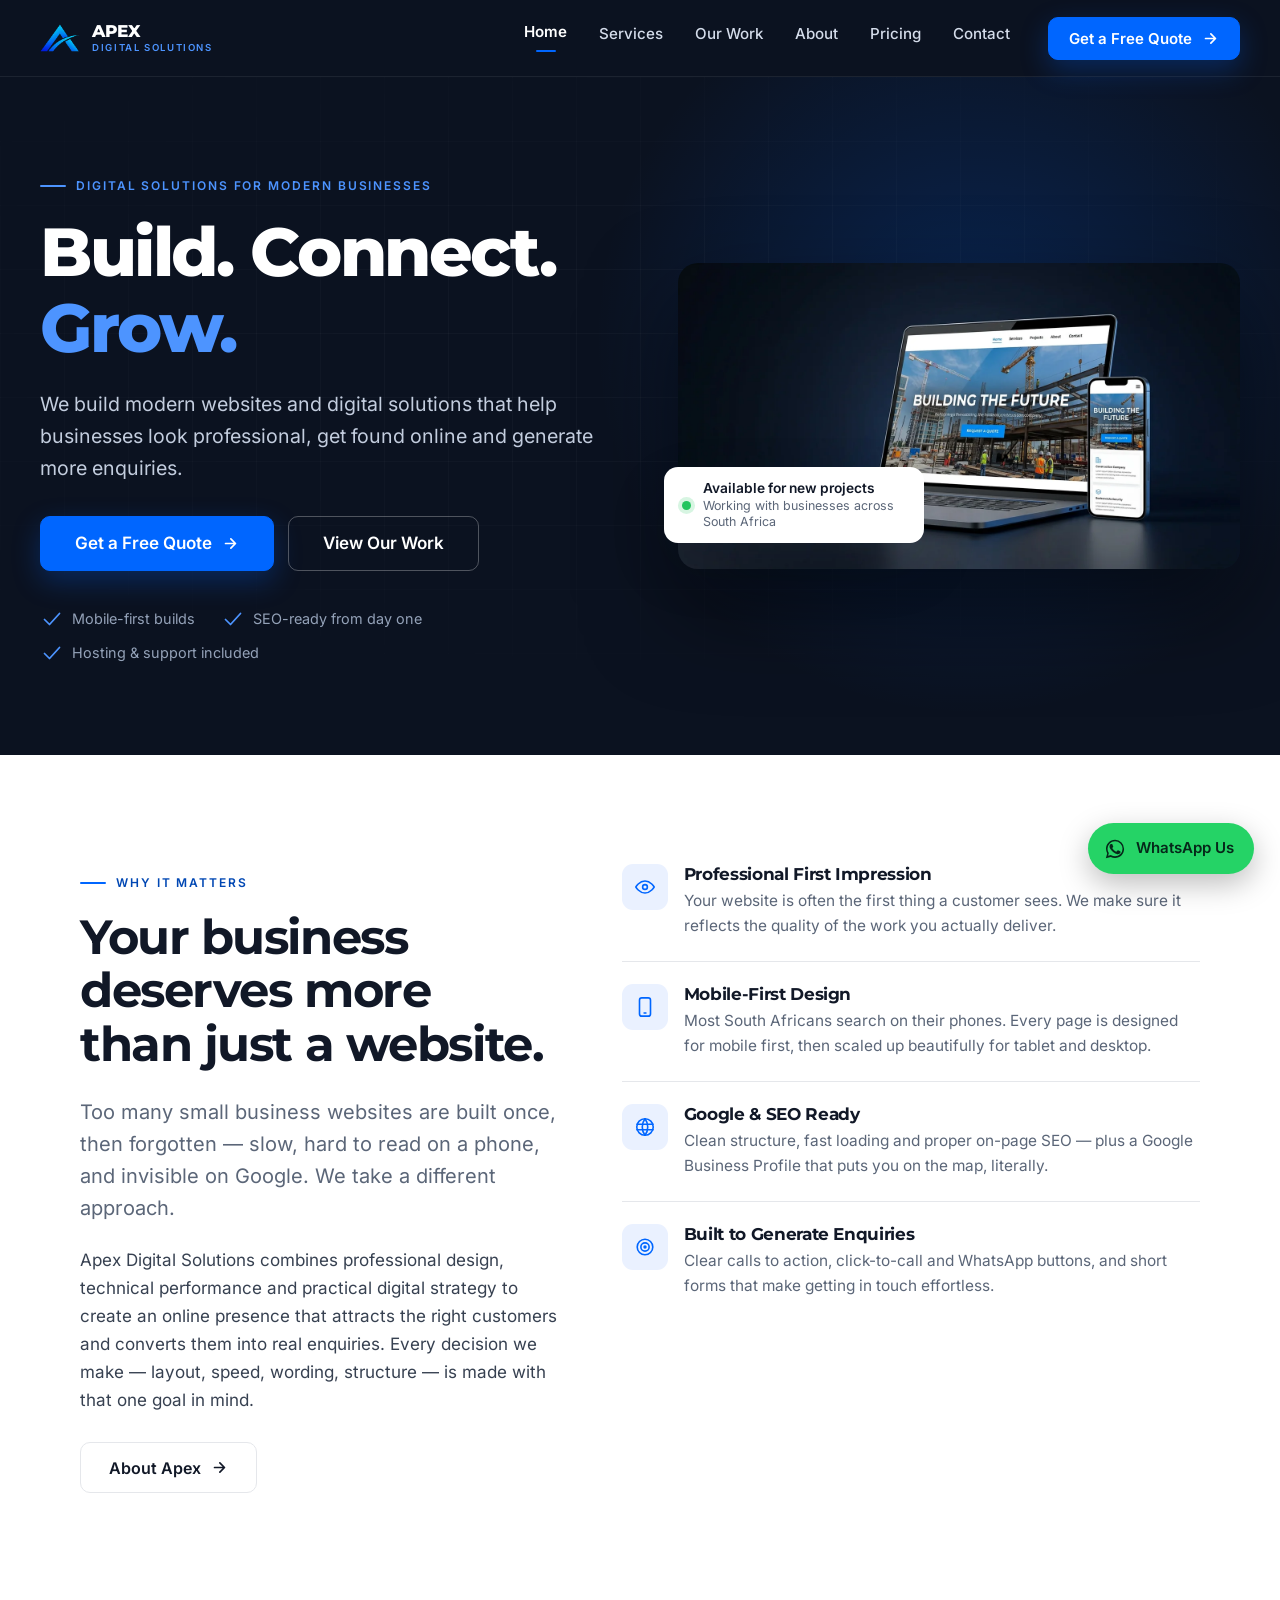
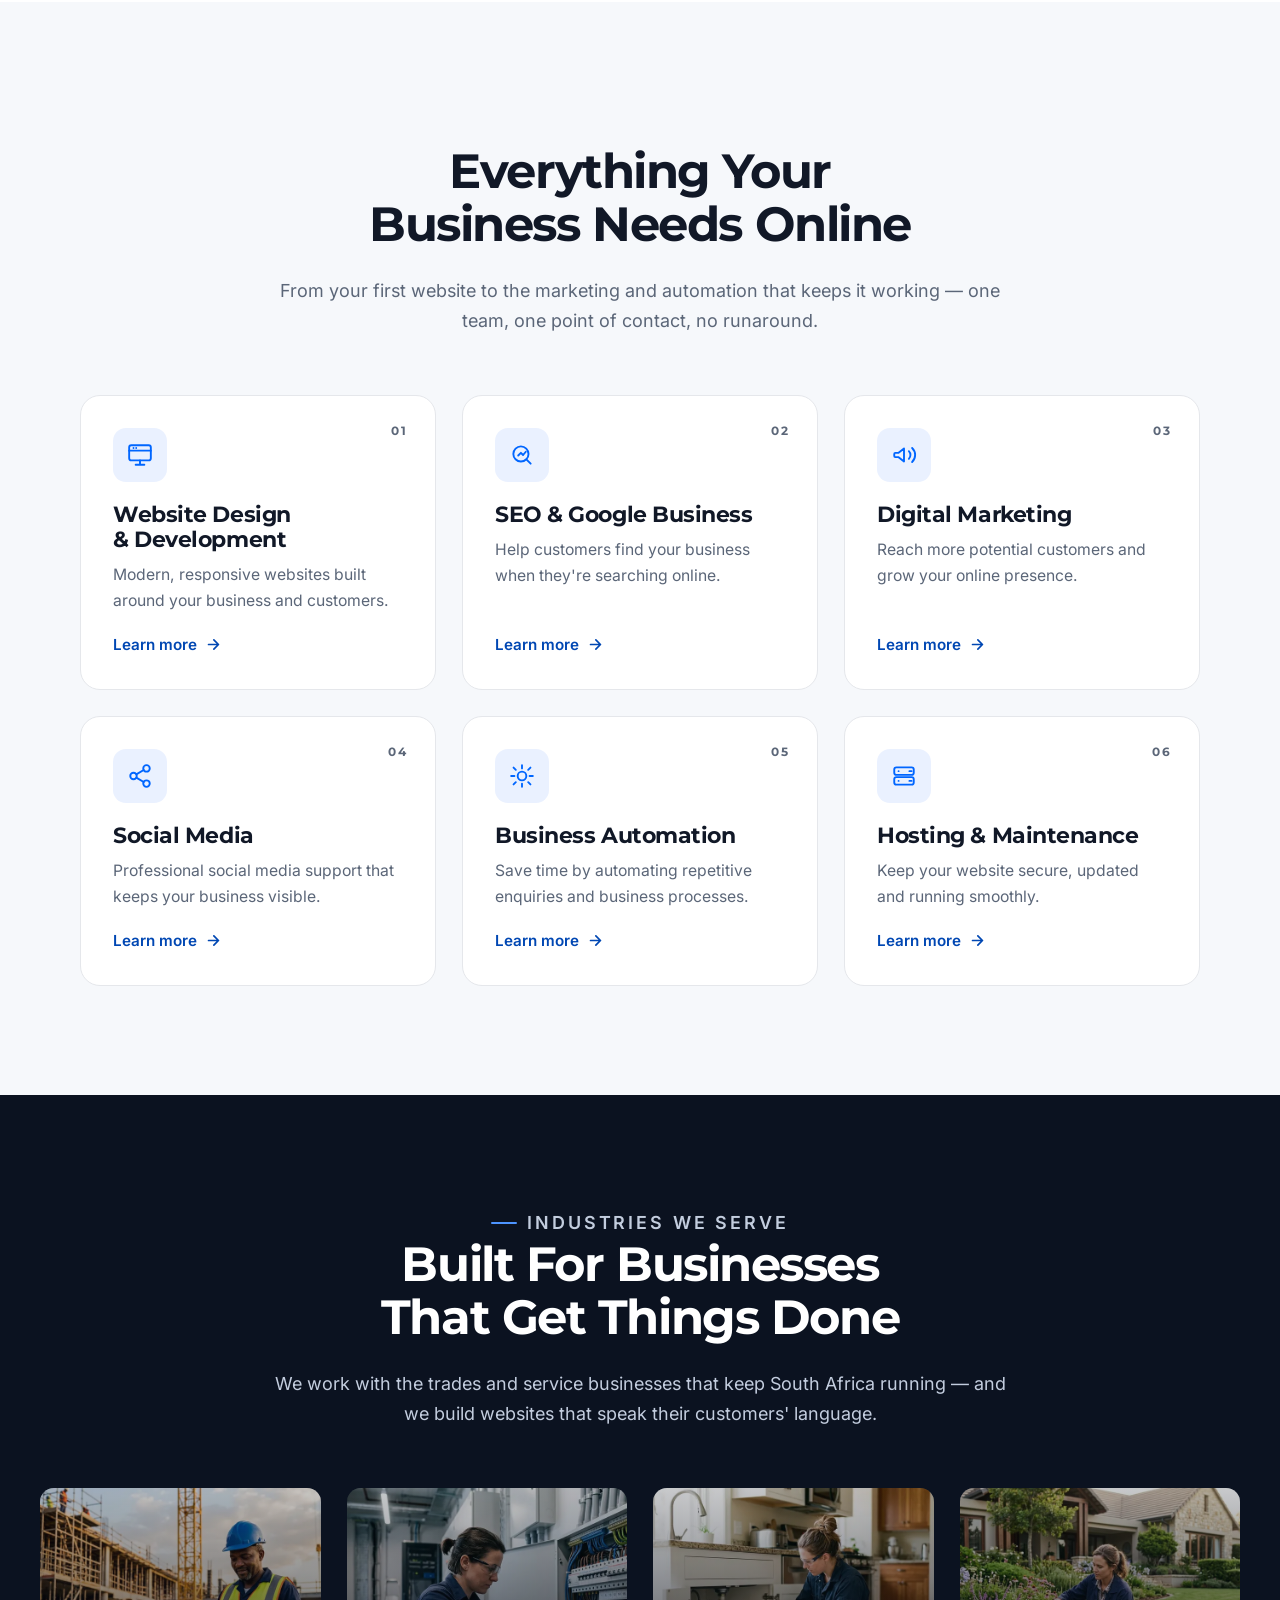
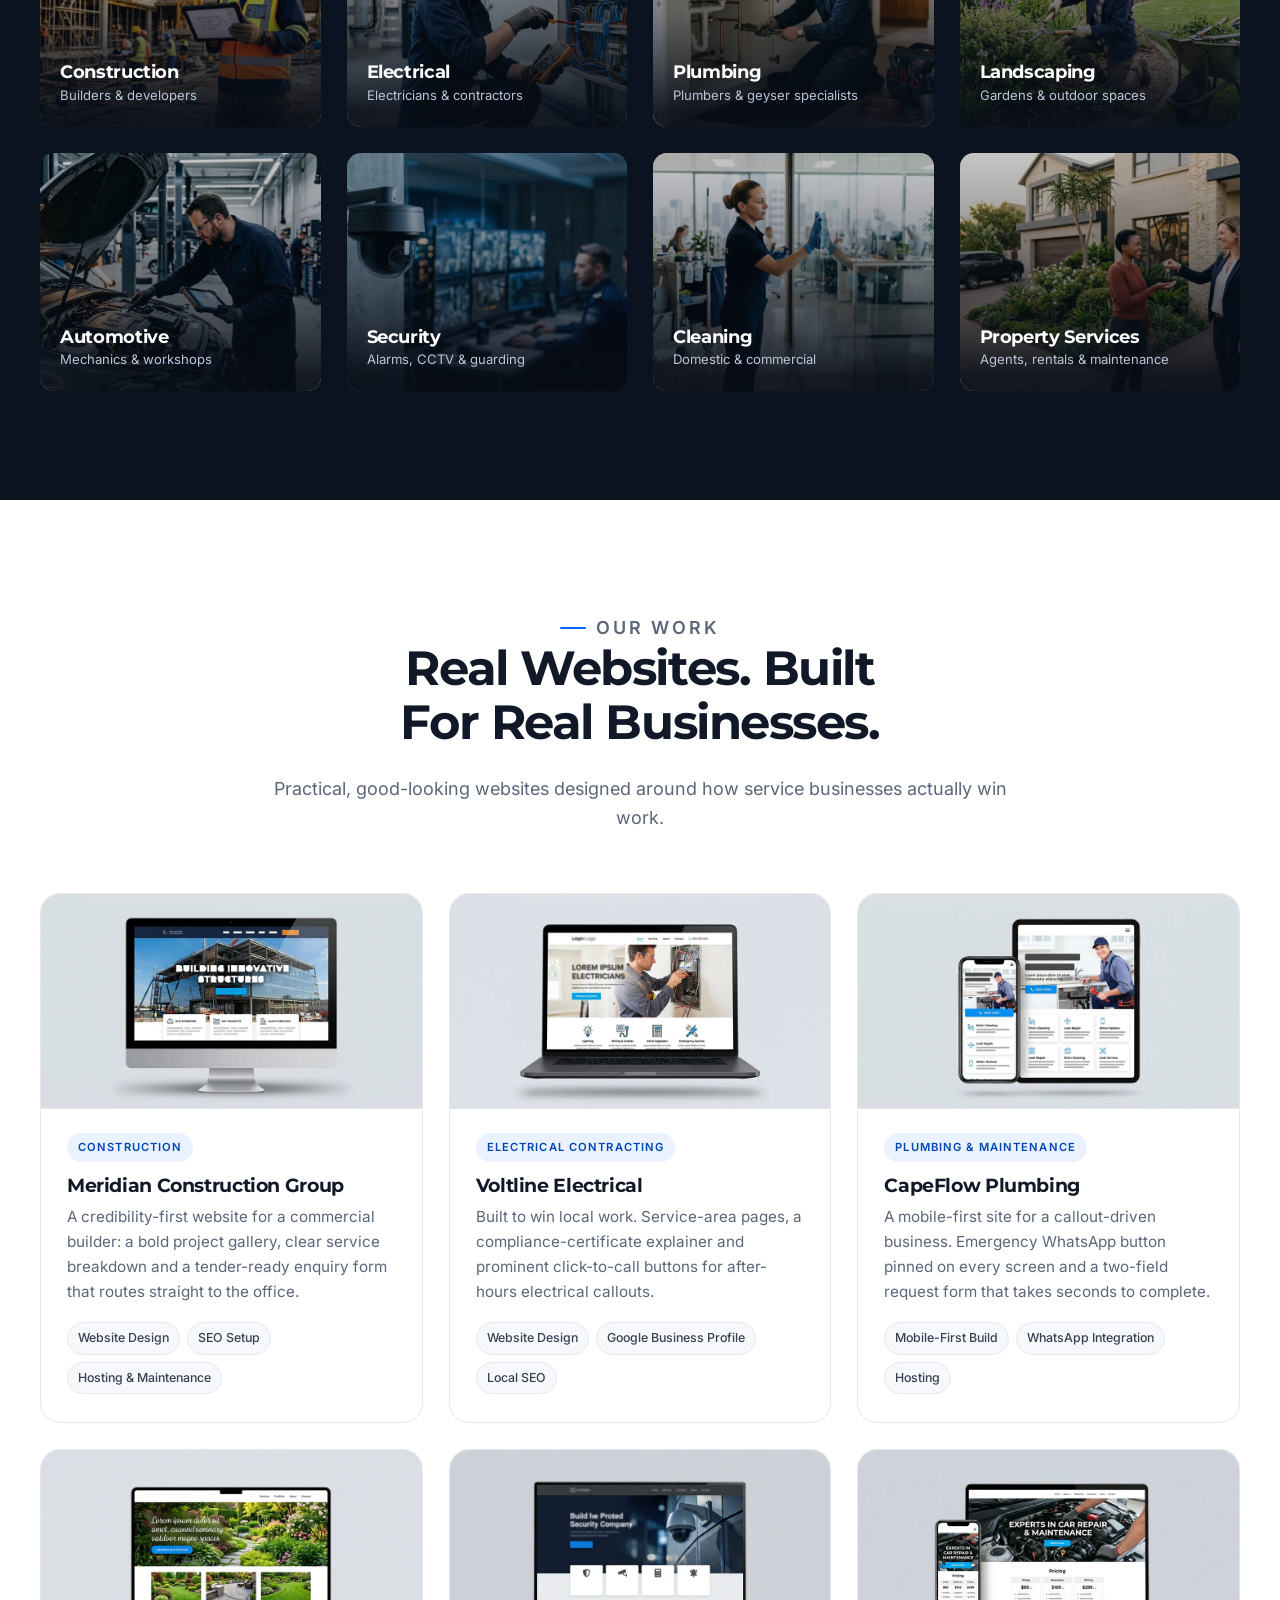
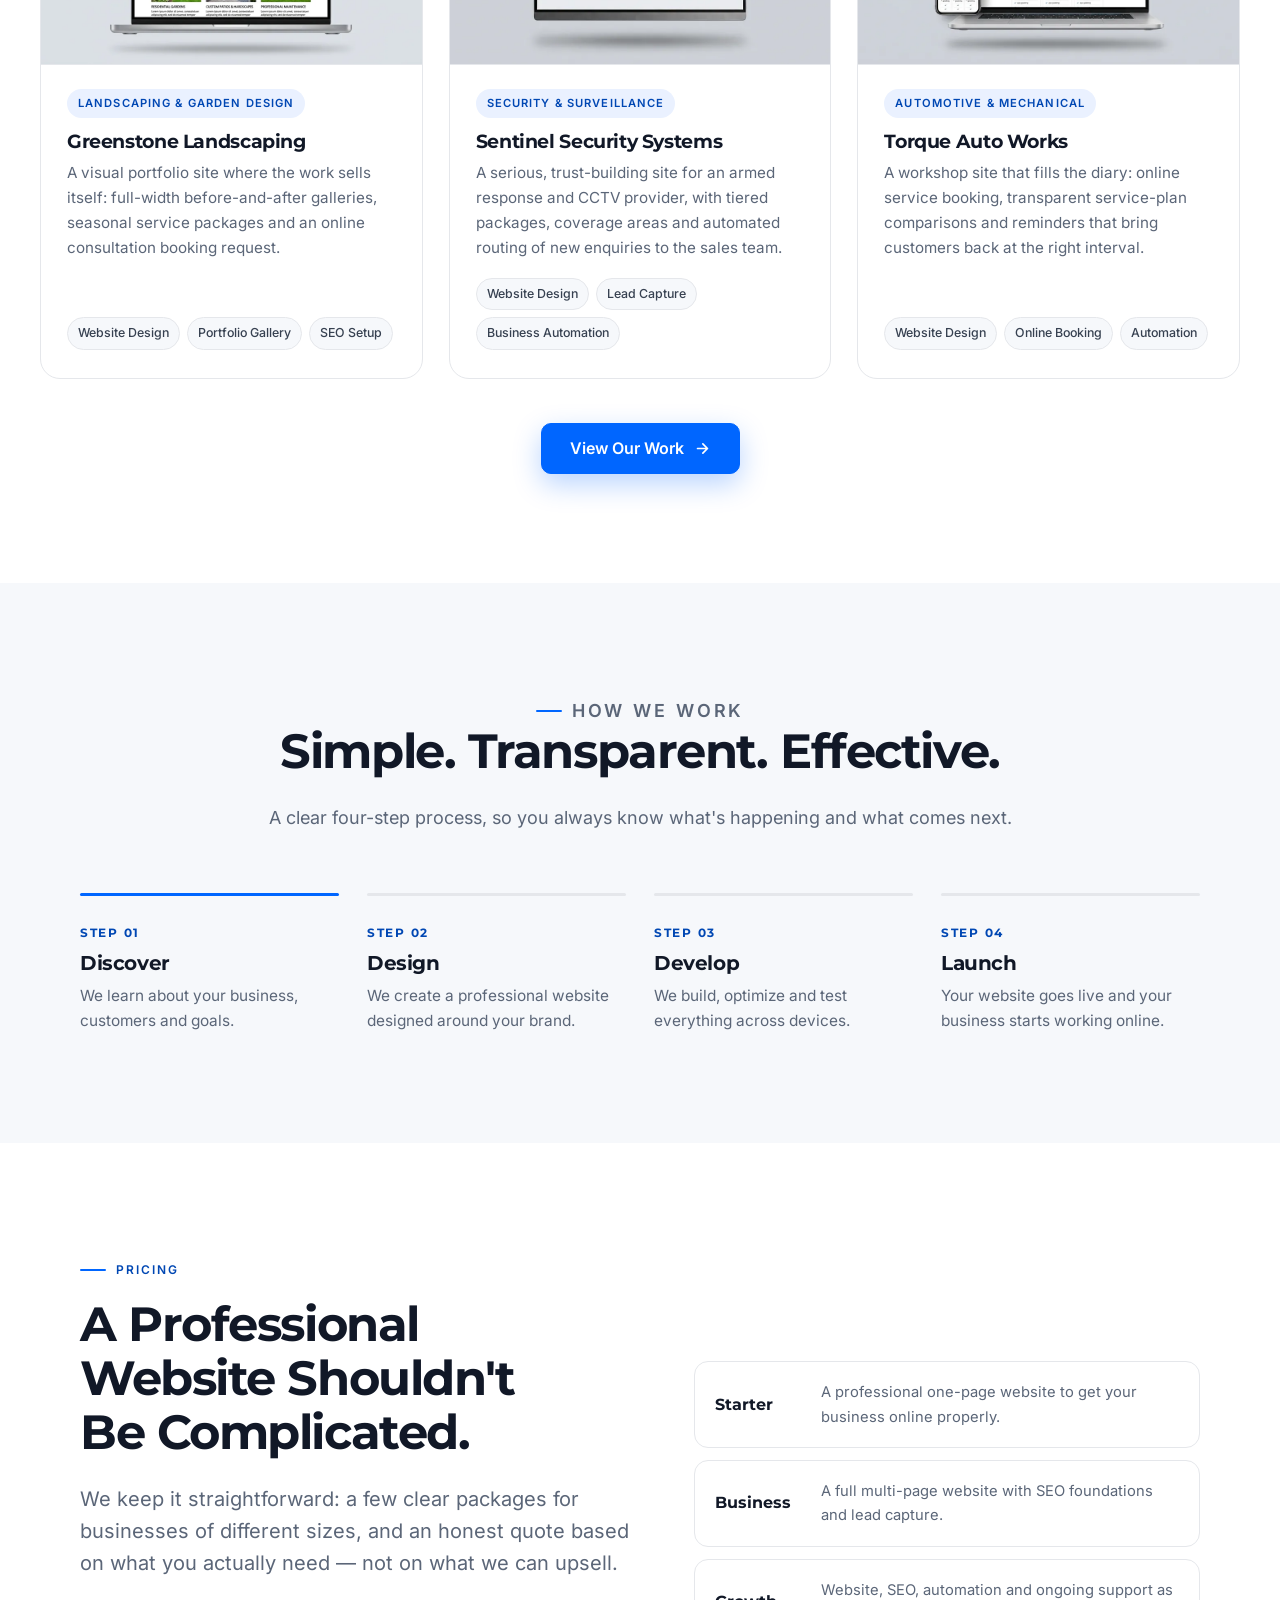
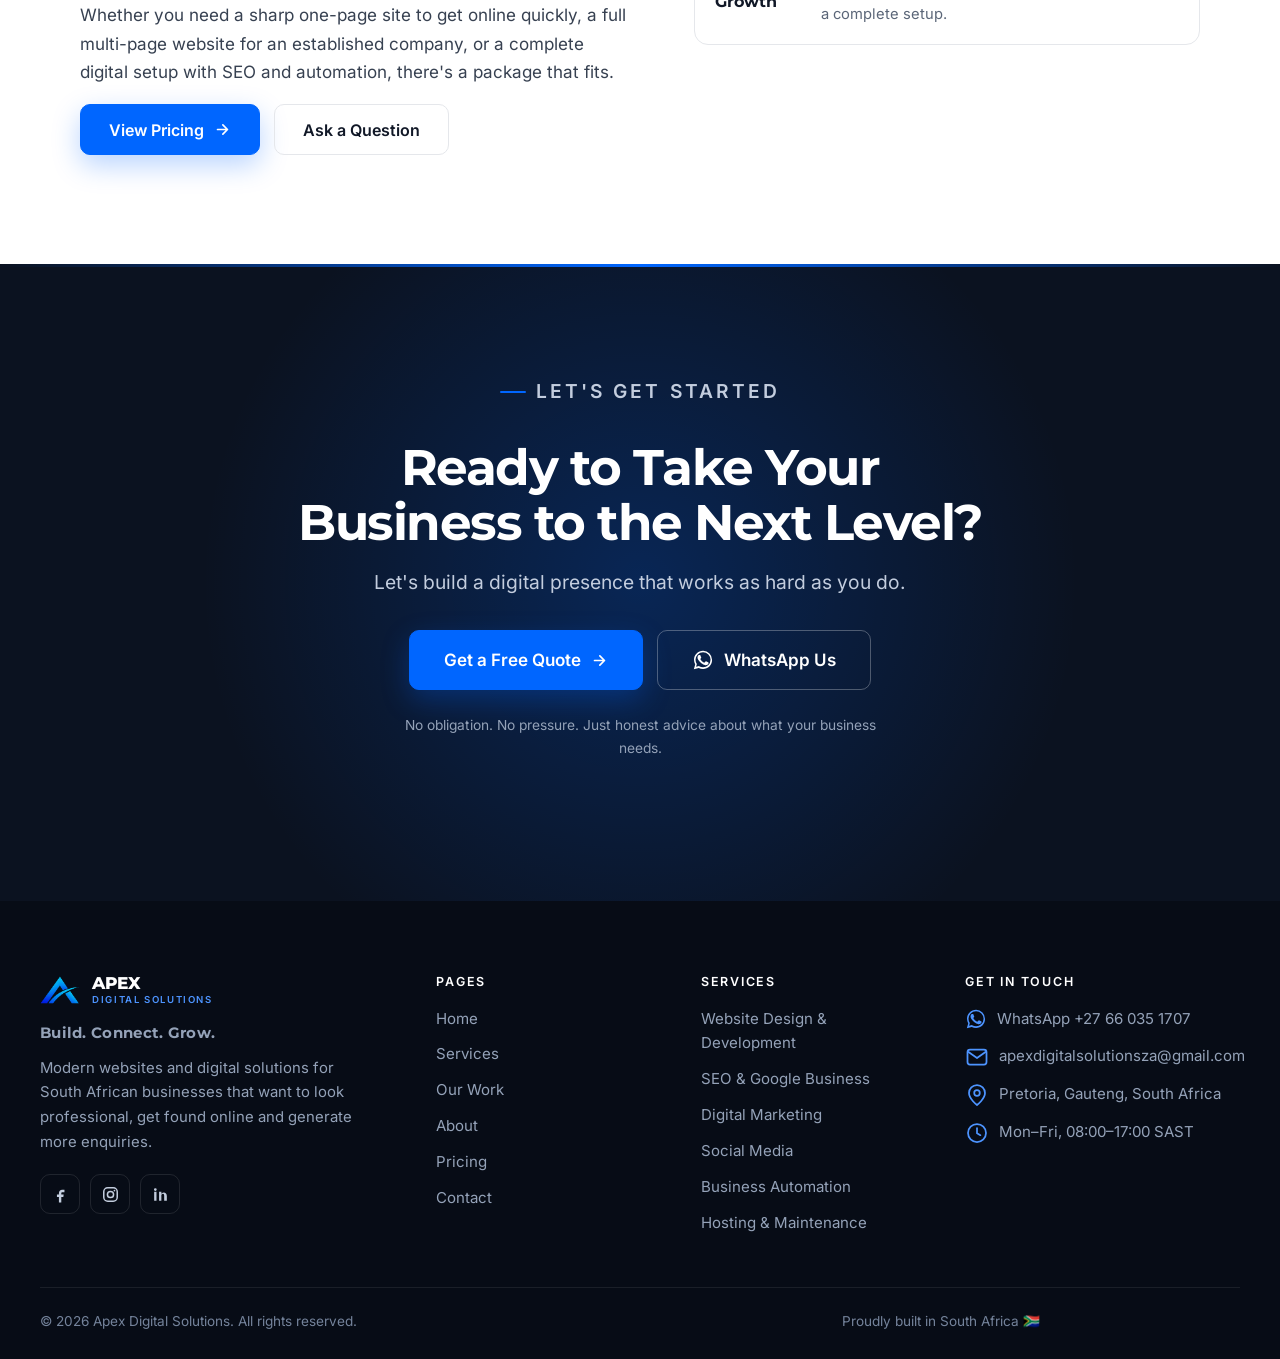
<file: site/index.html>
<!DOCTYPE html>
<html lang="en-ZA">
<head>
  <meta charset="utf-8">
  <meta name="viewport" content="width=device-width, initial-scale=1">
  <title>Apex Digital Solutions | Web Design &amp; Digital Solutions South Africa</title>
  <meta name="description" content="Apex Digital Solutions builds modern, mobile-first websites, SEO and automation for South African construction, trade and service businesses. Build. Connect. Grow. Get a free quote.">
  <link rel="canonical" href="https://www.apexdigitalsolutions.co.za/">
  <meta name="theme-color" content="#0B1220">
  <meta name="author" content="Apex Digital Solutions">
  <meta name="robots" content="index, follow, max-image-preview:large">

  <meta property="og:type" content="website">
  <meta property="og:site_name" content="Apex Digital Solutions">
  <meta property="og:locale" content="en_ZA">
  <meta property="og:title" content="Apex Digital Solutions | Web Design &amp; Digital Solutions South Africa">
  <meta property="og:description" content="Apex Digital Solutions builds modern, mobile-first websites, SEO and automation for South African construction, trade and service businesses. Build. Connect. Grow. Get a free quote.">
  <meta property="og:url" content="https://www.apexdigitalsolutions.co.za/">
  <meta property="og:image" content="https://www.apexdigitalsolutions.co.za/assets/img/og-image.jpg">
  <meta property="og:image:width" content="1200">
  <meta property="og:image:height" content="630">
  <meta name="twitter:card" content="summary_large_image">
  <meta name="twitter:title" content="Apex Digital Solutions | Web Design &amp; Digital Solutions South Africa">
  <meta name="twitter:description" content="Apex Digital Solutions builds modern, mobile-first websites, SEO and automation for South African construction, trade and service businesses. Build. Connect. Grow. Get a free quote.">
  <meta name="twitter:image" content="https://www.apexdigitalsolutions.co.za/assets/img/og-image.jpg">

  <link rel="icon" href="favicon.ico" sizes="any">
  <link rel="apple-touch-icon" href="assets/img/apple-touch-icon.png">
  <link rel="manifest" href="site.webmanifest">

  <link rel="preload" href="assets/fonts/montserrat-800.woff2" as="font" type="font/woff2" crossorigin>
  <link rel="preload" href="assets/fonts/inter-400.woff2" as="font" type="font/woff2" crossorigin>
  <link rel="stylesheet" href="assets/css/styles.css">

  <script type="application/ld+json">{"@context":"https://schema.org","@type":"ProfessionalService","@id":"https://www.apexdigitalsolutions.co.za/#organization","name":"Apex Digital Solutions","alternateName":"Apex Digital","slogan":"Build. Connect. Grow.","url":"https://www.apexdigitalsolutions.co.za/","logo":"https://www.apexdigitalsolutions.co.za/assets/img/logo-full.png","image":"https://www.apexdigitalsolutions.co.za/assets/img/og-image.jpg","email":"apexdigitalsolutionsza@gmail.com","telephone":"+27660351707","description":"South African web development and digital solutions company building modern, mobile-first websites, SEO and automation for service businesses.","address":{"@type":"PostalAddress","addressLocality":"Pretoria","addressRegion":"Gauteng","addressCountry":"ZA"},"areaServed":{"@type":"Country","name":"South Africa"},"priceRange":"Quoted per project","sameAs":["https://www.facebook.com/apexdigitalsolutions","https://www.instagram.com/apexdigitalsolutions","https://www.linkedin.com/company/apexdigitalsolutions"],"knowsAbout":["Web design","Web development","SEO","Google Business Profile","Digital marketing","Business automation","Website hosting"]}</script>
  <script type="application/ld+json">{"@context":"https://schema.org","@type":"WebSite","@id":"https://www.apexdigitalsolutions.co.za/#website","url":"https://www.apexdigitalsolutions.co.za/","name":"Apex Digital Solutions","publisher":{"@id":"https://www.apexdigitalsolutions.co.za/#organization"},"inLanguage":"en-ZA"}</script>
</head>
<body>
  <a class="skip-link" href="#main">Skip to main content</a>

  <header class="site-header">
    <div class="container container--wide">
      <nav class="nav" aria-label="Main navigation">
        <a class="brand" href="index.html" aria-label="Apex Digital Solutions — home">
          <img src="assets/img/logo-mark.png" width="128" height="87" alt="" decoding="async">
          <span class="brand-text">
            <span class="brand-name">APEX</span>
            <span class="brand-tag">Digital Solutions</span>
          </span>
        </a>

        <ul class="nav-links">
          <li><a href="index.html" aria-current="page">Home</a></li>
          <li><a href="services.html">Services</a></li>
          <li><a href="work.html">Our Work</a></li>
          <li><a href="about.html">About</a></li>
          <li><a href="pricing.html">Pricing</a></li>
          <li><a href="contact.html">Contact</a></li>
        </ul>

        <div class="nav-cta">
          <a class="btn btn--primary btn--sm" href="contact.html">Get a Free Quote <svg xmlns="http://www.w3.org/2000/svg" width="17" height="17" viewBox="0 0 24 24" fill="none" stroke="currentColor" stroke-width="2.4" stroke-linecap="round" stroke-linejoin="round" aria-hidden="true" focusable="false"><path d="M5 12h13M12.5 5.5 19 12l-6.5 6.5"/></svg></a>
          <button class="nav-toggle" type="button" aria-expanded="false" aria-controls="nav-drawer" aria-label="Open menu">
            <span class="bars" aria-hidden="true"></span>
          </button>
        </div>
      </nav>
    </div>
  </header>

  <div class="nav-drawer" id="nav-drawer">
    <div class="container">
      <ul>
        <li><a href="index.html" aria-current="page">Home</a></li>
          <li><a href="services.html">Services</a></li>
          <li><a href="work.html">Our Work</a></li>
          <li><a href="about.html">About</a></li>
          <li><a href="pricing.html">Pricing</a></li>
          <li><a href="contact.html">Contact</a></li>
      </ul>
      <a class="btn btn--primary" href="contact.html">Get a Free Quote <svg xmlns="http://www.w3.org/2000/svg" width="17" height="17" viewBox="0 0 24 24" fill="none" stroke="currentColor" stroke-width="2.4" stroke-linecap="round" stroke-linejoin="round" aria-hidden="true" focusable="false"><path d="M5 12h13M12.5 5.5 19 12l-6.5 6.5"/></svg></a>
      <p class="drawer-contact">Or message us on
        <a href="https://wa.me/27660351707?text=Hi%20Apex%20Digital%20Solutions%2C%20I%27d%20like%20a%20quote%20for%20a%20website." target="_blank" rel="noopener">WhatsApp</a> &middot;
        <a href="mailto:apexdigitalsolutionsza@gmail.com">apexdigitalsolutionsza@gmail.com</a>
      </p>
    </div>
  </div>

  <main id="main">
    <section class="hero">
      <div class="container container--wide">
        <div class="hero-grid">
          <div>
            <p class="eyebrow" data-reveal>Digital Solutions for Modern Businesses</p>
            <h1 data-reveal style="--delay:70ms">Build. Connect. <span class="accent">Grow.</span></h1>
            <p class="hero-sub" data-reveal style="--delay:140ms">
              We build modern websites and digital solutions that help businesses look professional,
              get found online and generate more enquiries.
            </p>
            <div class="btn-row" data-reveal style="--delay:210ms">
              <a class="btn btn--primary btn--lg" href="contact.html">Get a Free Quote <svg xmlns="http://www.w3.org/2000/svg" width="17" height="17" viewBox="0 0 24 24" fill="none" stroke="currentColor" stroke-width="2.4" stroke-linecap="round" stroke-linejoin="round" aria-hidden="true" focusable="false"><path d="M5 12h13M12.5 5.5 19 12l-6.5 6.5"/></svg></a>
              <a class="btn btn--ghost-light btn--lg" href="work.html">View Our Work</a>
            </div>
            <ul class="hero-points" data-reveal style="--delay:280ms">
              <li><svg xmlns="http://www.w3.org/2000/svg" width="24" height="24" viewBox="0 0 24 24" fill="none" stroke="currentColor" stroke-width="1.75" stroke-linecap="round" stroke-linejoin="round" aria-hidden="true" focusable="false"><path d="m4.5 12.5 5 5 10-11"/></svg> Mobile-first builds</li>
              <li><svg xmlns="http://www.w3.org/2000/svg" width="24" height="24" viewBox="0 0 24 24" fill="none" stroke="currentColor" stroke-width="1.75" stroke-linecap="round" stroke-linejoin="round" aria-hidden="true" focusable="false"><path d="m4.5 12.5 5 5 10-11"/></svg> SEO-ready from day one</li>
              <li><svg xmlns="http://www.w3.org/2000/svg" width="24" height="24" viewBox="0 0 24 24" fill="none" stroke="currentColor" stroke-width="1.75" stroke-linecap="round" stroke-linejoin="round" aria-hidden="true" focusable="false"><path d="m4.5 12.5 5 5 10-11"/></svg> Hosting &amp; support included</li>
            </ul>
          </div>

          <div class="hero-visual" data-reveal style="--delay:120ms">
            <img src="assets/img/hero-mockup.webp" width="1400" height="764" fetchpriority="high" decoding="async"
                 alt="A professional business website shown on a laptop and mobile phone, designed by Apex Digital Solutions">
            <div class="hero-badge" aria-hidden="true">
              <span class="dot"></span>
              <span>Available for new projects<small>Working with businesses across South Africa</small></span>
            </div>
          </div>
        </div>
      </div>
    </section>

    <section class="section">
      <div class="container">
        <div class="value-grid">
          <div>
            <p class="eyebrow" data-reveal>Why it matters</p>
            <h2 data-reveal style="--delay:60ms">Your business deserves more than just a website.</h2>
            <p class="lead" data-reveal style="--delay:120ms">
              Too many small business websites are built once, then forgotten — slow, hard to read on a
              phone, and invisible on Google. We take a different approach.
            </p>
            <p data-reveal style="--delay:180ms">
              Apex Digital Solutions combines professional design, technical performance and practical
              digital strategy to create an online presence that attracts the right customers and
              converts them into real enquiries. Every decision we make — layout, speed, wording,
              structure — is made with that one goal in mind.
            </p>
            <div class="btn-row" data-reveal style="--delay:240ms;margin-top:28px">
              <a class="btn btn--outline" href="about.html">About Apex <svg xmlns="http://www.w3.org/2000/svg" width="17" height="17" viewBox="0 0 24 24" fill="none" stroke="currentColor" stroke-width="2.4" stroke-linecap="round" stroke-linejoin="round" aria-hidden="true" focusable="false"><path d="M5 12h13M12.5 5.5 19 12l-6.5 6.5"/></svg></a>
            </div>
          </div>
          <div>
          <div class="benefit" data-reveal style="--delay:0ms">
            <span class="benefit-icon"><svg xmlns="http://www.w3.org/2000/svg" width="24" height="24" viewBox="0 0 24 24" fill="none" stroke="currentColor" stroke-width="1.75" stroke-linecap="round" stroke-linejoin="round" aria-hidden="true" focusable="false"><path d="M2 12s3.6-6.5 10-6.5S22 12 22 12s-3.6 6.5-10 6.5S2 12 2 12Z"/><circle cx="12" cy="12" r="2.6"/></svg></span>
            <div>
              <h3>Professional First Impression</h3>
              <p>Your website is often the first thing a customer sees. We make sure it reflects the quality of the work you actually deliver.</p>
            </div>
          </div>
          <div class="benefit" data-reveal style="--delay:70ms">
            <span class="benefit-icon"><svg xmlns="http://www.w3.org/2000/svg" width="24" height="24" viewBox="0 0 24 24" fill="none" stroke="currentColor" stroke-width="1.75" stroke-linecap="round" stroke-linejoin="round" aria-hidden="true" focusable="false"><rect x="6" y="2" width="12" height="20" rx="2.5"/><path d="M11 18.5h2"/></svg></span>
            <div>
              <h3>Mobile-First Design</h3>
              <p>Most South Africans search on their phones. Every page is designed for mobile first, then scaled up beautifully for tablet and desktop.</p>
            </div>
          </div>
          <div class="benefit" data-reveal style="--delay:140ms">
            <span class="benefit-icon"><svg xmlns="http://www.w3.org/2000/svg" width="24" height="24" viewBox="0 0 24 24" fill="none" stroke="currentColor" stroke-width="1.75" stroke-linecap="round" stroke-linejoin="round" aria-hidden="true" focusable="false"><circle cx="12" cy="12" r="9"/><path d="M3.2 9h17.6M3.2 15h17.6"/><path d="M12 3a15 15 0 0 1 0 18a15 15 0 0 1 0-18Z"/></svg></span>
            <div>
              <h3>Google &amp; SEO Ready</h3>
              <p>Clean structure, fast loading and proper on-page SEO — plus a Google Business Profile that puts you on the map, literally.</p>
            </div>
          </div>
          <div class="benefit" data-reveal style="--delay:210ms">
            <span class="benefit-icon"><svg xmlns="http://www.w3.org/2000/svg" width="24" height="24" viewBox="0 0 24 24" fill="none" stroke="currentColor" stroke-width="1.75" stroke-linecap="round" stroke-linejoin="round" aria-hidden="true" focusable="false"><circle cx="12" cy="12" r="8.5"/><circle cx="12" cy="12" r="4.5"/><circle cx="12" cy="12" r="1"/></svg></span>
            <div>
              <h3>Built to Generate Enquiries</h3>
              <p>Clear calls to action, click-to-call and WhatsApp buttons, and short forms that make getting in touch effortless.</p>
            </div>
          </div>
          </div>
        </div>
      </div>
    </section>

    <section class="section section--light" id="services">
      <div class="container">
        <div class="section-head section-head--center">
          <p class="eyebrow" data-reveal>What we do</p>
          <h2 data-reveal style="--delay:60ms">Everything Your Business Needs Online</h2>
          <p data-reveal style="--delay:120ms">
            From your first website to the marketing and automation that keeps it working —
            one team, one point of contact, no runaround.
          </p>
        </div>
        <div class="grid grid--3">
        <article class="card service-card" data-reveal style="--delay:0ms">
          <span class="num">01</span>
          <span class="icon-badge"><svg xmlns="http://www.w3.org/2000/svg" width="24" height="24" viewBox="0 0 24 24" fill="none" stroke="currentColor" stroke-width="1.75" stroke-linecap="round" stroke-linejoin="round" aria-hidden="true" focusable="false"><rect x="2" y="3" width="20" height="14" rx="2"/><path d="M2 8h20M6 5.5h.01M8.5 5.5h.01"/><path d="M8 21h8M12 17v4"/></svg></span>
          <h3>Website Design &amp; Development</h3>
          <p>Modern, responsive websites built around your business and customers.</p>
          <a class="arrow-link" href="services.html#web-design">Learn more <svg xmlns="http://www.w3.org/2000/svg" width="17" height="17" viewBox="0 0 24 24" fill="none" stroke="currentColor" stroke-width="2.4" stroke-linecap="round" stroke-linejoin="round" aria-hidden="true" focusable="false"><path d="M5 12h13M12.5 5.5 19 12l-6.5 6.5"/></svg></a>
        </article>
        <article class="card service-card" data-reveal style="--delay:60ms">
          <span class="num">02</span>
          <span class="icon-badge"><svg xmlns="http://www.w3.org/2000/svg" width="24" height="24" viewBox="0 0 24 24" fill="none" stroke="currentColor" stroke-width="1.75" stroke-linecap="round" stroke-linejoin="round" aria-hidden="true" focusable="false"><circle cx="11" cy="11" r="7"/><path d="m20 20-3.5-3.5"/><path d="M8.5 12.5 11 10l2 2 2.5-3"/></svg></span>
          <h3>SEO &amp; Google Business</h3>
          <p>Help customers find your business when they're searching online.</p>
          <a class="arrow-link" href="services.html#seo">Learn more <svg xmlns="http://www.w3.org/2000/svg" width="17" height="17" viewBox="0 0 24 24" fill="none" stroke="currentColor" stroke-width="2.4" stroke-linecap="round" stroke-linejoin="round" aria-hidden="true" focusable="false"><path d="M5 12h13M12.5 5.5 19 12l-6.5 6.5"/></svg></a>
        </article>
        <article class="card service-card" data-reveal style="--delay:120ms">
          <span class="num">03</span>
          <span class="icon-badge"><svg xmlns="http://www.w3.org/2000/svg" width="24" height="24" viewBox="0 0 24 24" fill="none" stroke="currentColor" stroke-width="1.75" stroke-linecap="round" stroke-linejoin="round" aria-hidden="true" focusable="false"><path d="M3 11v2a1 1 0 0 0 1 1h3l5 4V6L7 10H4a1 1 0 0 0-1 1Z"/><path d="M16.5 8.5a5 5 0 0 1 0 7"/><path d="M19.5 5.5a9 9 0 0 1 0 13"/></svg></span>
          <h3>Digital Marketing</h3>
          <p>Reach more potential customers and grow your online presence.</p>
          <a class="arrow-link" href="services.html#marketing">Learn more <svg xmlns="http://www.w3.org/2000/svg" width="17" height="17" viewBox="0 0 24 24" fill="none" stroke="currentColor" stroke-width="2.4" stroke-linecap="round" stroke-linejoin="round" aria-hidden="true" focusable="false"><path d="M5 12h13M12.5 5.5 19 12l-6.5 6.5"/></svg></a>
        </article>
        <article class="card service-card" data-reveal style="--delay:180ms">
          <span class="num">04</span>
          <span class="icon-badge"><svg xmlns="http://www.w3.org/2000/svg" width="24" height="24" viewBox="0 0 24 24" fill="none" stroke="currentColor" stroke-width="1.75" stroke-linecap="round" stroke-linejoin="round" aria-hidden="true" focusable="false"><circle cx="18" cy="5" r="3"/><circle cx="6" cy="12" r="3"/><circle cx="18" cy="19" r="3"/><path d="m8.6 13.5 6.8 4M15.4 6.5l-6.8 4"/></svg></span>
          <h3>Social Media</h3>
          <p>Professional social media support that keeps your business visible.</p>
          <a class="arrow-link" href="services.html#social">Learn more <svg xmlns="http://www.w3.org/2000/svg" width="17" height="17" viewBox="0 0 24 24" fill="none" stroke="currentColor" stroke-width="2.4" stroke-linecap="round" stroke-linejoin="round" aria-hidden="true" focusable="false"><path d="M5 12h13M12.5 5.5 19 12l-6.5 6.5"/></svg></a>
        </article>
        <article class="card service-card" data-reveal style="--delay:240ms">
          <span class="num">05</span>
          <span class="icon-badge"><svg xmlns="http://www.w3.org/2000/svg" width="24" height="24" viewBox="0 0 24 24" fill="none" stroke="currentColor" stroke-width="1.75" stroke-linecap="round" stroke-linejoin="round" aria-hidden="true" focusable="false"><path d="M12 2v3M12 19v3M4.2 4.2l2.1 2.1M17.7 17.7l2.1 2.1M2 12h3M19 12h3M4.2 19.8l2.1-2.1M17.7 6.3l2.1-2.1"/><circle cx="12" cy="12" r="4"/></svg></span>
          <h3>Business Automation</h3>
          <p>Save time by automating repetitive enquiries and business processes.</p>
          <a class="arrow-link" href="services.html#automation">Learn more <svg xmlns="http://www.w3.org/2000/svg" width="17" height="17" viewBox="0 0 24 24" fill="none" stroke="currentColor" stroke-width="2.4" stroke-linecap="round" stroke-linejoin="round" aria-hidden="true" focusable="false"><path d="M5 12h13M12.5 5.5 19 12l-6.5 6.5"/></svg></a>
        </article>
        <article class="card service-card" data-reveal style="--delay:300ms">
          <span class="num">06</span>
          <span class="icon-badge"><svg xmlns="http://www.w3.org/2000/svg" width="24" height="24" viewBox="0 0 24 24" fill="none" stroke="currentColor" stroke-width="1.75" stroke-linecap="round" stroke-linejoin="round" aria-hidden="true" focusable="false"><rect x="3" y="4" width="18" height="7" rx="2"/><rect x="3" y="13" width="18" height="7" rx="2"/><path d="M7 7.5h.01M7 16.5h.01M17 7.5h2M17 16.5h2"/></svg></span>
          <h3>Hosting &amp; Maintenance</h3>
          <p>Keep your website secure, updated and running smoothly.</p>
          <a class="arrow-link" href="services.html#hosting">Learn more <svg xmlns="http://www.w3.org/2000/svg" width="17" height="17" viewBox="0 0 24 24" fill="none" stroke="currentColor" stroke-width="2.4" stroke-linecap="round" stroke-linejoin="round" aria-hidden="true" focusable="false"><path d="M5 12h13M12.5 5.5 19 12l-6.5 6.5"/></svg></a>
        </article>
        </div>
      </div>
    </section>

    <section class="section section--dark" id="industries">
      <div class="container container--wide">
        <div class="section-head section-head--center">
          <p class="eyebrow" data-reveal>Industries we serve</p>
          <h2 data-reveal style="--delay:60ms">Built For Businesses That Get Things Done</h2>
          <p data-reveal style="--delay:120ms">
            We work with the trades and service businesses that keep South Africa running —
            and we build websites that speak their customers' language.
          </p>
        </div>
        <div class="grid grid--4">
        <a class="industry-card" href="services.html" data-reveal style="--delay:0ms">
          <img src="assets/img/ind-construction.webp" width="760" height="560" loading="lazy" decoding="async" alt="Construction business at work in South Africa">
          <span class="industry-body">
            <h3>Construction</h3>
            <span>Builders &amp; developers</span>
          </span>
        </a>
        <a class="industry-card" href="services.html" data-reveal style="--delay:60ms">
          <img src="assets/img/ind-electrical.webp" width="760" height="560" loading="lazy" decoding="async" alt="Electrical business at work in South Africa">
          <span class="industry-body">
            <h3>Electrical</h3>
            <span>Electricians &amp; contractors</span>
          </span>
        </a>
        <a class="industry-card" href="services.html" data-reveal style="--delay:120ms">
          <img src="assets/img/ind-plumbing.webp" width="760" height="560" loading="lazy" decoding="async" alt="Plumbing business at work in South Africa">
          <span class="industry-body">
            <h3>Plumbing</h3>
            <span>Plumbers &amp; geyser specialists</span>
          </span>
        </a>
        <a class="industry-card" href="services.html" data-reveal style="--delay:180ms">
          <img src="assets/img/ind-landscaping.webp" width="760" height="560" loading="lazy" decoding="async" alt="Landscaping business at work in South Africa">
          <span class="industry-body">
            <h3>Landscaping</h3>
            <span>Gardens &amp; outdoor spaces</span>
          </span>
        </a>
        <a class="industry-card" href="services.html" data-reveal style="--delay:0ms">
          <img src="assets/img/ind-automotive.webp" width="760" height="560" loading="lazy" decoding="async" alt="Automotive business at work in South Africa">
          <span class="industry-body">
            <h3>Automotive</h3>
            <span>Mechanics &amp; workshops</span>
          </span>
        </a>
        <a class="industry-card" href="services.html" data-reveal style="--delay:60ms">
          <img src="assets/img/ind-security.webp" width="760" height="560" loading="lazy" decoding="async" alt="Security business at work in South Africa">
          <span class="industry-body">
            <h3>Security</h3>
            <span>Alarms, CCTV &amp; guarding</span>
          </span>
        </a>
        <a class="industry-card" href="services.html" data-reveal style="--delay:120ms">
          <img src="assets/img/ind-cleaning.webp" width="760" height="560" loading="lazy" decoding="async" alt="Cleaning business at work in South Africa">
          <span class="industry-body">
            <h3>Cleaning</h3>
            <span>Domestic &amp; commercial</span>
          </span>
        </a>
        <a class="industry-card" href="services.html" data-reveal style="--delay:180ms">
          <img src="assets/img/ind-property.webp" width="760" height="560" loading="lazy" decoding="async" alt="Property Services business at work in South Africa">
          <span class="industry-body">
            <h3>Property Services</h3>
            <span>Agents, rentals &amp; maintenance</span>
          </span>
        </a>
        </div>
      </div>
    </section>

    <section class="section" id="work">
      <div class="container container--wide">
        <div class="section-head section-head--center">
          <p class="eyebrow" data-reveal>Our work</p>
          <h2 data-reveal style="--delay:60ms">Real Websites. Built For Real Businesses.</h2>
          <p data-reveal style="--delay:120ms">
            Practical, good-looking websites designed around how service businesses actually win work.
          </p>
        </div>
        <div class="grid grid--3">
        <article class="work-card" data-reveal style="--delay:0ms">
          <div class="work-thumb">
            <img src="assets/img/work-1.webp" width="960" height="524" loading="lazy" decoding="async" alt="Website design concept for Meridian Construction Group, a South African construction business">
          </div>
          <div class="work-body">
            <span class="work-tag">Construction</span>
            <h3>Meridian Construction Group</h3>
            <p>A credibility-first website for a commercial builder: a bold project gallery, clear service breakdown and a tender-ready enquiry form that routes straight to the office.</p>
            <ul class="chips"><li>Website Design</li><li>SEO Setup</li><li>Hosting &amp; Maintenance</li></ul>
          </div>
        </article>
        <article class="work-card" data-reveal style="--delay:70ms">
          <div class="work-thumb">
            <img src="assets/img/work-2.webp" width="960" height="524" loading="lazy" decoding="async" alt="Website design concept for Voltline Electrical, a South African electrical contracting business">
          </div>
          <div class="work-body">
            <span class="work-tag">Electrical Contracting</span>
            <h3>Voltline Electrical</h3>
            <p>Built to win local work. Service-area pages, a compliance-certificate explainer and prominent click-to-call buttons for after-hours electrical callouts.</p>
            <ul class="chips"><li>Website Design</li><li>Google Business Profile</li><li>Local SEO</li></ul>
          </div>
        </article>
        <article class="work-card" data-reveal style="--delay:140ms">
          <div class="work-thumb">
            <img src="assets/img/work-3.webp" width="960" height="524" loading="lazy" decoding="async" alt="Website design concept for CapeFlow Plumbing, a South African plumbing &amp; maintenance business">
          </div>
          <div class="work-body">
            <span class="work-tag">Plumbing &amp; Maintenance</span>
            <h3>CapeFlow Plumbing</h3>
            <p>A mobile-first site for a callout-driven business. Emergency WhatsApp button pinned on every screen and a two-field request form that takes seconds to complete.</p>
            <ul class="chips"><li>Mobile-First Build</li><li>WhatsApp Integration</li><li>Hosting</li></ul>
          </div>
        </article>
        <article class="work-card" data-reveal style="--delay:0ms">
          <div class="work-thumb">
            <img src="assets/img/work-4.webp" width="960" height="524" loading="lazy" decoding="async" alt="Website design concept for Greenstone Landscaping, a South African landscaping &amp; garden design business">
          </div>
          <div class="work-body">
            <span class="work-tag">Landscaping &amp; Garden Design</span>
            <h3>Greenstone Landscaping</h3>
            <p>A visual portfolio site where the work sells itself: full-width before-and-after galleries, seasonal service packages and an online consultation booking request.</p>
            <ul class="chips"><li>Website Design</li><li>Portfolio Gallery</li><li>SEO Setup</li></ul>
          </div>
        </article>
        <article class="work-card" data-reveal style="--delay:70ms">
          <div class="work-thumb">
            <img src="assets/img/work-5.webp" width="960" height="524" loading="lazy" decoding="async" alt="Website design concept for Sentinel Security Systems, a South African security &amp; surveillance business">
          </div>
          <div class="work-body">
            <span class="work-tag">Security &amp; Surveillance</span>
            <h3>Sentinel Security Systems</h3>
            <p>A serious, trust-building site for an armed response and CCTV provider, with tiered packages, coverage areas and automated routing of new enquiries to the sales team.</p>
            <ul class="chips"><li>Website Design</li><li>Lead Capture</li><li>Business Automation</li></ul>
          </div>
        </article>
        <article class="work-card" data-reveal style="--delay:140ms">
          <div class="work-thumb">
            <img src="assets/img/work-6.webp" width="960" height="524" loading="lazy" decoding="async" alt="Website design concept for Torque Auto Works, a South African automotive &amp; mechanical business">
          </div>
          <div class="work-body">
            <span class="work-tag">Automotive &amp; Mechanical</span>
            <h3>Torque Auto Works</h3>
            <p>A workshop site that fills the diary: online service booking, transparent service-plan comparisons and reminders that bring customers back at the right interval.</p>
            <ul class="chips"><li>Website Design</li><li>Online Booking</li><li>Automation</li></ul>
          </div>
        </article>
        </div>
        <div class="btn-row btn-row--center" data-reveal style="margin-top:44px">
          <a class="btn btn--primary" href="work.html">View Our Work <svg xmlns="http://www.w3.org/2000/svg" width="17" height="17" viewBox="0 0 24 24" fill="none" stroke="currentColor" stroke-width="2.4" stroke-linecap="round" stroke-linejoin="round" aria-hidden="true" focusable="false"><path d="M5 12h13M12.5 5.5 19 12l-6.5 6.5"/></svg></a>
        </div>
      </div>
    </section>

    <section class="section section--light" id="process">
      <div class="container">
        <div class="section-head section-head--center">
          <p class="eyebrow" data-reveal>How we work</p>
          <h2 data-reveal style="--delay:60ms">Simple. Transparent. Effective.</h2>
          <p data-reveal style="--delay:120ms">
            A clear four-step process, so you always know what's happening and what comes next.
          </p>
        </div>
        <div class="process-grid">
        <div class="step is-accent" data-reveal style="--delay:0ms">
          <span class="step-num">Step 01</span>
          <h3>Discover</h3>
          <p>We learn about your business, customers and goals.</p>
        </div>
        <div class="step" data-reveal style="--delay:70ms">
          <span class="step-num">Step 02</span>
          <h3>Design</h3>
          <p>We create a professional website designed around your brand.</p>
        </div>
        <div class="step" data-reveal style="--delay:140ms">
          <span class="step-num">Step 03</span>
          <h3>Develop</h3>
          <p>We build, optimize and test everything across devices.</p>
        </div>
        <div class="step" data-reveal style="--delay:210ms">
          <span class="step-num">Step 04</span>
          <h3>Launch</h3>
          <p>Your website goes live and your business starts working online.</p>
        </div>
        </div>
      </div>
    </section>

    <section class="section" id="pricing">
      <div class="container">
        <div class="pricing-teaser">
          <div>
            <p class="eyebrow" data-reveal>Pricing</p>
            <h2 data-reveal style="--delay:60ms">A Professional Website Shouldn't Be Complicated.</h2>
            <p class="lead" data-reveal style="--delay:120ms">
              We keep it straightforward: a few clear packages for businesses of different sizes, and an
              honest quote based on what you actually need — not on what we can upsell.
            </p>
            <p data-reveal style="--delay:180ms">
              Whether you need a sharp one-page site to get online quickly, a full multi-page website for
              an established company, or a complete digital setup with SEO and automation, there's a
              package that fits.
            </p>
            <div class="btn-row" data-reveal style="--delay:240ms">
              <a class="btn btn--primary" href="pricing.html">View Pricing <svg xmlns="http://www.w3.org/2000/svg" width="17" height="17" viewBox="0 0 24 24" fill="none" stroke="currentColor" stroke-width="2.4" stroke-linecap="round" stroke-linejoin="round" aria-hidden="true" focusable="false"><path d="M5 12h13M12.5 5.5 19 12l-6.5 6.5"/></svg></a>
              <a class="btn btn--outline" href="contact.html">Ask a Question</a>
            </div>
          </div>
          <ul class="pkg-list" data-reveal style="--delay:150ms">
            <li><span class="pkg-name">Starter</span><span class="pkg-desc">A professional one-page website to get your business online properly.</span></li>
            <li><span class="pkg-name">Business</span><span class="pkg-desc">A full multi-page website with SEO foundations and lead capture.</span></li>
            <li><span class="pkg-name">Growth</span><span class="pkg-desc">Website, SEO, automation and ongoing support as a complete setup.</span></li>
          </ul>
        </div>
      </div>
    </section>

  <section class="cta-band section">
    <div class="container container--narrow">
      <p class="eyebrow" data-reveal>Let's get started</p>
      <h2 data-reveal style="--delay:60ms">Ready to Take Your Business to the Next Level?</h2>
      <p data-reveal style="--delay:120ms">Let's build a digital presence that works as hard as you do.</p>
      <div class="btn-row btn-row--center" data-reveal style="--delay:180ms">
        <a class="btn btn--primary btn--lg" href="contact.html">Get a Free Quote <svg xmlns="http://www.w3.org/2000/svg" width="17" height="17" viewBox="0 0 24 24" fill="none" stroke="currentColor" stroke-width="2.4" stroke-linecap="round" stroke-linejoin="round" aria-hidden="true" focusable="false"><path d="M5 12h13M12.5 5.5 19 12l-6.5 6.5"/></svg></a>
        <a class="btn btn--ghost-light btn--lg" href="https://wa.me/27660351707?text=Hi%20Apex%20Digital%20Solutions%2C%20I%27d%20like%20a%20quote%20for%20a%20website." target="_blank" rel="noopener"><svg xmlns="http://www.w3.org/2000/svg" width="22" height="22" viewBox="0 0 24 24" fill="currentColor" aria-hidden="true" focusable="false"><path d="M17.47 14.38c-.3-.15-1.75-.86-2.02-.96-.27-.1-.47-.15-.67.15s-.77.96-.94 1.16c-.17.2-.35.22-.65.07-.3-.15-1.25-.46-2.39-1.47-.88-.79-1.48-1.76-1.65-2.06-.17-.3-.02-.46.13-.61.14-.14.3-.35.45-.52.15-.17.2-.3.3-.5.1-.2.05-.37-.02-.52-.08-.15-.67-1.61-.92-2.2-.24-.58-.49-.5-.67-.51h-.57c-.2 0-.52.07-.79.37-.27.3-1.04 1.01-1.04 2.47s1.06 2.86 1.21 3.06c.15.2 2.1 3.2 5.08 4.49.71.3 1.26.48 1.69.62.71.23 1.36.19 1.87.12.57-.09 1.75-.72 2-1.41.25-.69.25-1.28.17-1.4-.07-.13-.27-.2-.57-.35Z"/><path d="M12.04 2C6.6 2 2.18 6.42 2.18 11.86c0 1.74.46 3.44 1.32 4.94L2 22l5.34-1.4a9.82 9.82 0 0 0 4.7 1.2h.01c5.43 0 9.85-4.42 9.85-9.86A9.8 9.8 0 0 0 12.04 2Zm0 17.96a8.2 8.2 0 0 1-4.17-1.14l-.3-.18-3.1.81.83-3.02-.2-.31a8.13 8.13 0 0 1-1.25-4.36 8.2 8.2 0 1 1 8.19 8.2Z"/></svg> WhatsApp Us</a>
      </div>
      <p class="micro" data-reveal style="--delay:240ms">No obligation. No pressure. Just honest advice about what your business needs.</p>
    </div>
  </section>
  </main>

  <footer class="site-footer">
    <div class="container container--wide">
      <div class="footer-grid">
        <div class="footer-brand">
          <a class="brand" href="index.html" aria-label="Apex Digital Solutions — home">
            <img src="assets/img/logo-mark.png" width="128" height="87" alt="" decoding="async" loading="lazy">
            <span class="brand-text">
              <span class="brand-name">APEX</span>
              <span class="brand-tag">Digital Solutions</span>
            </span>
          </a>
          <p class="footer-tag">Build. Connect. Grow.</p>
          <p>Modern websites and digital solutions for South African businesses that want to look professional, get found online and generate more enquiries.</p>
          <div class="socials">
            <a href="https://www.facebook.com/apexdigitalsolutions" target="_blank" rel="noopener" aria-label="Apex Digital Solutions on Facebook"><svg xmlns="http://www.w3.org/2000/svg" width="19" height="19" viewBox="0 0 24 24" fill="currentColor" aria-hidden="true" focusable="false"><path d="M14 9h3V6h-3c-2.2 0-4 1.8-4 4v2H7.5v3H10v7h3v-7h2.6l.4-3H13v-2c0-.6.4-1 1-1Z"/></svg></a>
            <a href="https://www.instagram.com/apexdigitalsolutions" target="_blank" rel="noopener" aria-label="Apex Digital Solutions on Instagram"><svg xmlns="http://www.w3.org/2000/svg" width="19" height="19" viewBox="0 0 24 24" fill="none" stroke="currentColor" stroke-width="1.9" aria-hidden="true" focusable="false"><rect x="3.5" y="3.5" width="17" height="17" rx="5"/><circle cx="12" cy="12" r="3.9"/><circle cx="17" cy="7" r="1.1" fill="currentColor" stroke="none"/></svg></a>
            <a href="https://www.linkedin.com/company/apexdigitalsolutions" target="_blank" rel="noopener" aria-label="Apex Digital Solutions on LinkedIn"><svg xmlns="http://www.w3.org/2000/svg" width="19" height="19" viewBox="0 0 24 24" fill="currentColor" aria-hidden="true" focusable="false"><path d="M6.94 8.5H4V20h2.94V8.5ZM5.47 4a1.72 1.72 0 1 0 0 3.44 1.72 1.72 0 0 0 0-3.44ZM20 13.9c0-3.1-1.66-4.55-3.87-4.55-1.79 0-2.59.98-3.03 1.67V8.5H10.2V20h2.9v-6.3c0-1.33.25-2.62 1.9-2.62 1.63 0 1.65 1.52 1.65 2.7V20H20v-6.1Z"/></svg></a>
          </div>
        </div>

        <nav aria-labelledby="f-pages">
          <h2 class="footer-head" id="f-pages">Pages</h2>
          <ul class="footer-links">
            <li><a href="index.html">Home</a></li>
            <li><a href="services.html">Services</a></li>
            <li><a href="work.html">Our Work</a></li>
            <li><a href="about.html">About</a></li>
            <li><a href="pricing.html">Pricing</a></li>
            <li><a href="contact.html">Contact</a></li>
          </ul>
        </nav>

        <nav aria-labelledby="f-services">
          <h2 class="footer-head" id="f-services">Services</h2>
          <ul class="footer-links">
            <li><a href="services.html#web-design">Website Design &amp; Development</a></li>
            <li><a href="services.html#seo">SEO &amp; Google Business</a></li>
            <li><a href="services.html#marketing">Digital Marketing</a></li>
            <li><a href="services.html#social">Social Media</a></li>
            <li><a href="services.html#automation">Business Automation</a></li>
            <li><a href="services.html#hosting">Hosting &amp; Maintenance</a></li>
          </ul>
        </nav>

        <div>
          <h2 class="footer-head">Get in touch</h2>
          <div class="footer-contact">
            <a href="https://wa.me/27660351707?text=Hi%20Apex%20Digital%20Solutions%2C%20I%27d%20like%20a%20quote%20for%20a%20website." target="_blank" rel="noopener"><svg xmlns="http://www.w3.org/2000/svg" width="22" height="22" viewBox="0 0 24 24" fill="currentColor" aria-hidden="true" focusable="false"><path d="M17.47 14.38c-.3-.15-1.75-.86-2.02-.96-.27-.1-.47-.15-.67.15s-.77.96-.94 1.16c-.17.2-.35.22-.65.07-.3-.15-1.25-.46-2.39-1.47-.88-.79-1.48-1.76-1.65-2.06-.17-.3-.02-.46.13-.61.14-.14.3-.35.45-.52.15-.17.2-.3.3-.5.1-.2.05-.37-.02-.52-.08-.15-.67-1.61-.92-2.2-.24-.58-.49-.5-.67-.51h-.57c-.2 0-.52.07-.79.37-.27.3-1.04 1.01-1.04 2.47s1.06 2.86 1.21 3.06c.15.2 2.1 3.2 5.08 4.49.71.3 1.26.48 1.69.62.71.23 1.36.19 1.87.12.57-.09 1.75-.72 2-1.41.25-.69.25-1.28.17-1.4-.07-.13-.27-.2-.57-.35Z"/><path d="M12.04 2C6.6 2 2.18 6.42 2.18 11.86c0 1.74.46 3.44 1.32 4.94L2 22l5.34-1.4a9.82 9.82 0 0 0 4.7 1.2h.01c5.43 0 9.85-4.42 9.85-9.86A9.8 9.8 0 0 0 12.04 2Zm0 17.96a8.2 8.2 0 0 1-4.17-1.14l-.3-.18-3.1.81.83-3.02-.2-.31a8.13 8.13 0 0 1-1.25-4.36 8.2 8.2 0 1 1 8.19 8.2Z"/></svg> WhatsApp +27 66 035 1707</a>
            <a href="mailto:apexdigitalsolutionsza@gmail.com"><svg xmlns="http://www.w3.org/2000/svg" width="24" height="24" viewBox="0 0 24 24" fill="none" stroke="currentColor" stroke-width="1.75" stroke-linecap="round" stroke-linejoin="round" aria-hidden="true" focusable="false"><rect x="2.5" y="4.5" width="19" height="15" rx="2.5"/><path d="m3.5 7 8.5 6 8.5-6"/></svg> apexdigitalsolutionsza@gmail.com</a>
            <span><svg xmlns="http://www.w3.org/2000/svg" width="24" height="24" viewBox="0 0 24 24" fill="none" stroke="currentColor" stroke-width="1.75" stroke-linecap="round" stroke-linejoin="round" aria-hidden="true" focusable="false"><path d="M20 10c0 6-8 12-8 12s-8-6-8-12a8 8 0 0 1 16 0Z"/><circle cx="12" cy="10" r="2.8"/></svg> Pretoria, Gauteng, South Africa</span>
            <span><svg xmlns="http://www.w3.org/2000/svg" width="24" height="24" viewBox="0 0 24 24" fill="none" stroke="currentColor" stroke-width="1.75" stroke-linecap="round" stroke-linejoin="round" aria-hidden="true" focusable="false"><circle cx="12" cy="12" r="9"/><path d="M12 7v5.2l3.4 2"/></svg> Mon–Fri, 08:00–17:00 SAST</span>
          </div>
        </div>
      </div>

      <div class="footer-bottom">
        <p>&copy; <span data-year>2026</span> Apex Digital Solutions. All rights reserved.</p>
        <p class="flag">Proudly built in South Africa 🇿🇦</p>
      </div>
    </div>
  </footer>

  <a class="wa-float" href="https://wa.me/27660351707?text=Hi%20Apex%20Digital%20Solutions%2C%20I%27d%20like%20a%20quote%20for%20a%20website." target="_blank" rel="noopener" aria-label="Chat to Apex Digital Solutions on WhatsApp">
    <svg xmlns="http://www.w3.org/2000/svg" width="22" height="22" viewBox="0 0 24 24" fill="currentColor" aria-hidden="true" focusable="false"><path d="M17.47 14.38c-.3-.15-1.75-.86-2.02-.96-.27-.1-.47-.15-.67.15s-.77.96-.94 1.16c-.17.2-.35.22-.65.07-.3-.15-1.25-.46-2.39-1.47-.88-.79-1.48-1.76-1.65-2.06-.17-.3-.02-.46.13-.61.14-.14.3-.35.45-.52.15-.17.2-.3.3-.5.1-.2.05-.37-.02-.52-.08-.15-.67-1.61-.92-2.2-.24-.58-.49-.5-.67-.51h-.57c-.2 0-.52.07-.79.37-.27.3-1.04 1.01-1.04 2.47s1.06 2.86 1.21 3.06c.15.2 2.1 3.2 5.08 4.49.71.3 1.26.48 1.69.62.71.23 1.36.19 1.87.12.57-.09 1.75-.72 2-1.41.25-.69.25-1.28.17-1.4-.07-.13-.27-.2-.57-.35Z"/><path d="M12.04 2C6.6 2 2.18 6.42 2.18 11.86c0 1.74.46 3.44 1.32 4.94L2 22l5.34-1.4a9.82 9.82 0 0 0 4.7 1.2h.01c5.43 0 9.85-4.42 9.85-9.86A9.8 9.8 0 0 0 12.04 2Zm0 17.96a8.2 8.2 0 0 1-4.17-1.14l-.3-.18-3.1.81.83-3.02-.2-.31a8.13 8.13 0 0 1-1.25-4.36 8.2 8.2 0 1 1 8.19 8.2Z"/></svg><span class="wa-label">WhatsApp Us</span>
  </a>

  <script src="assets/js/main.js" defer></script>
</body>
</html>
</file>
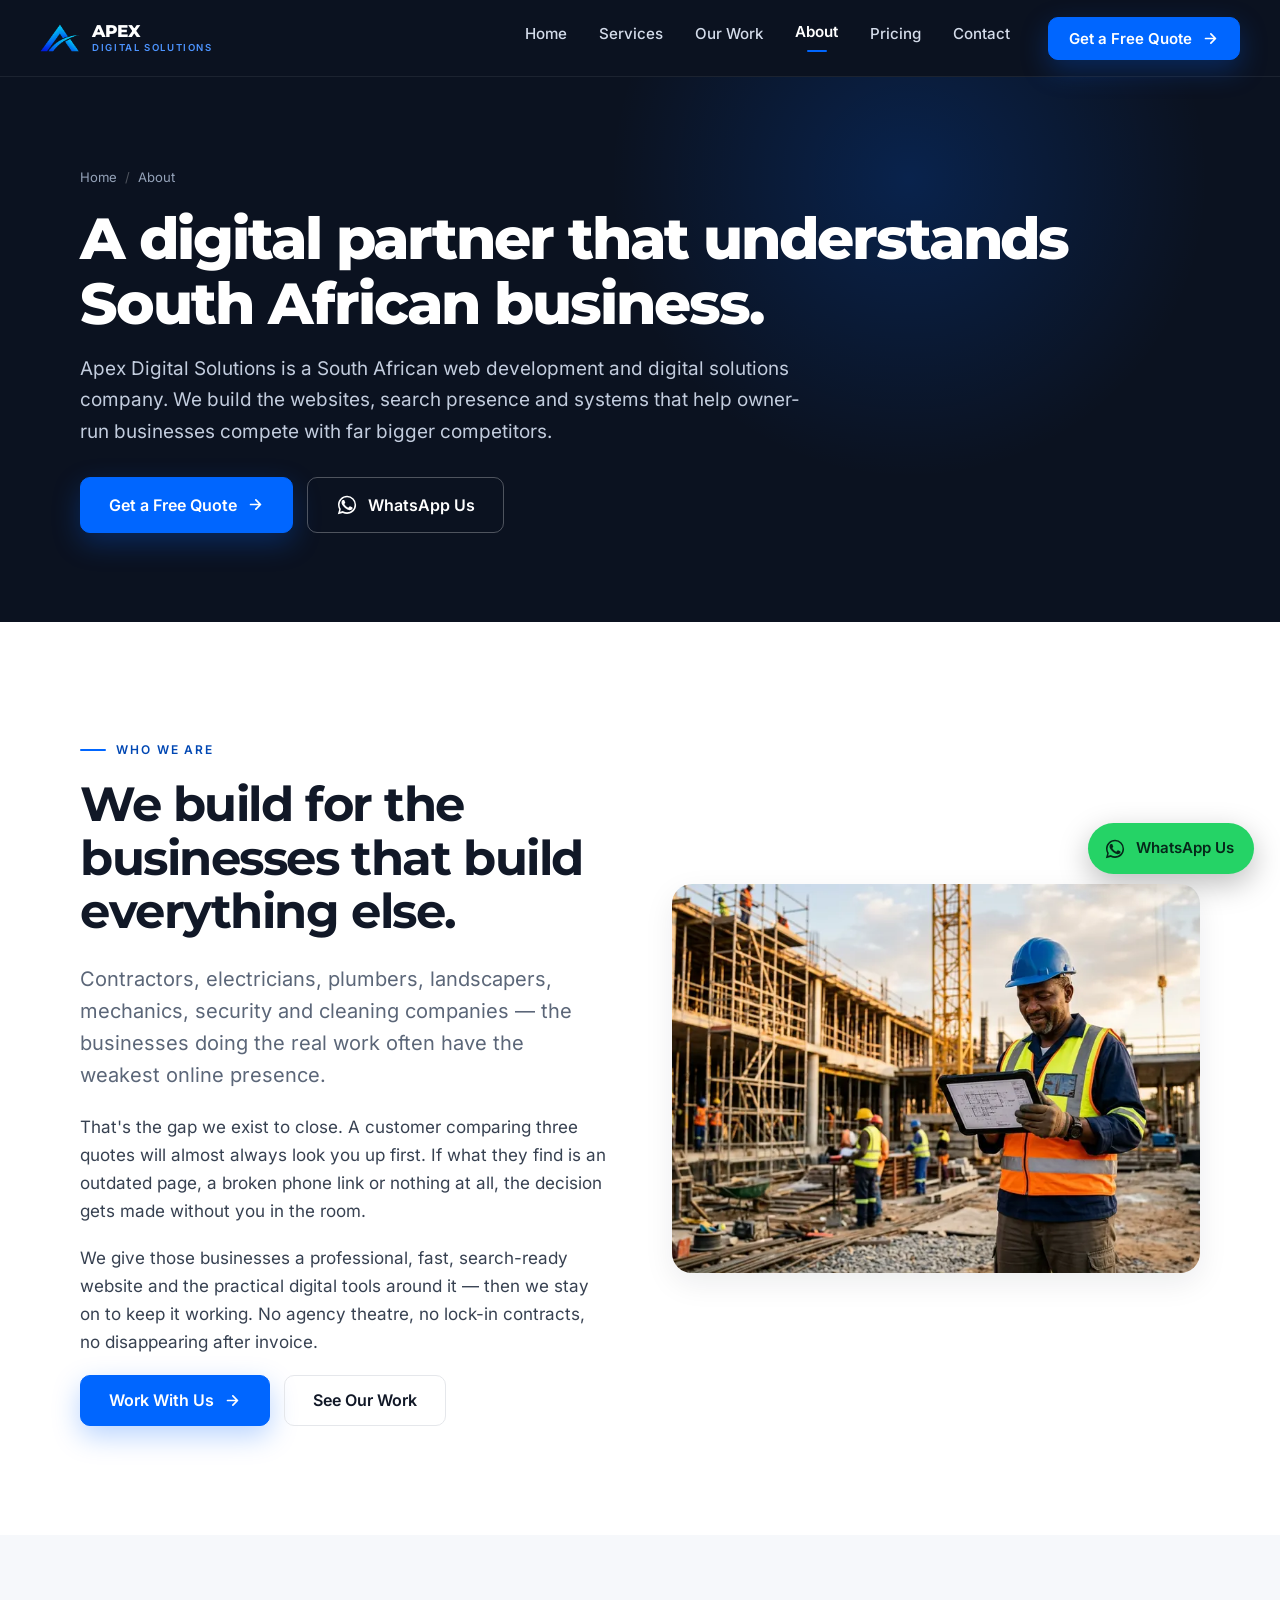
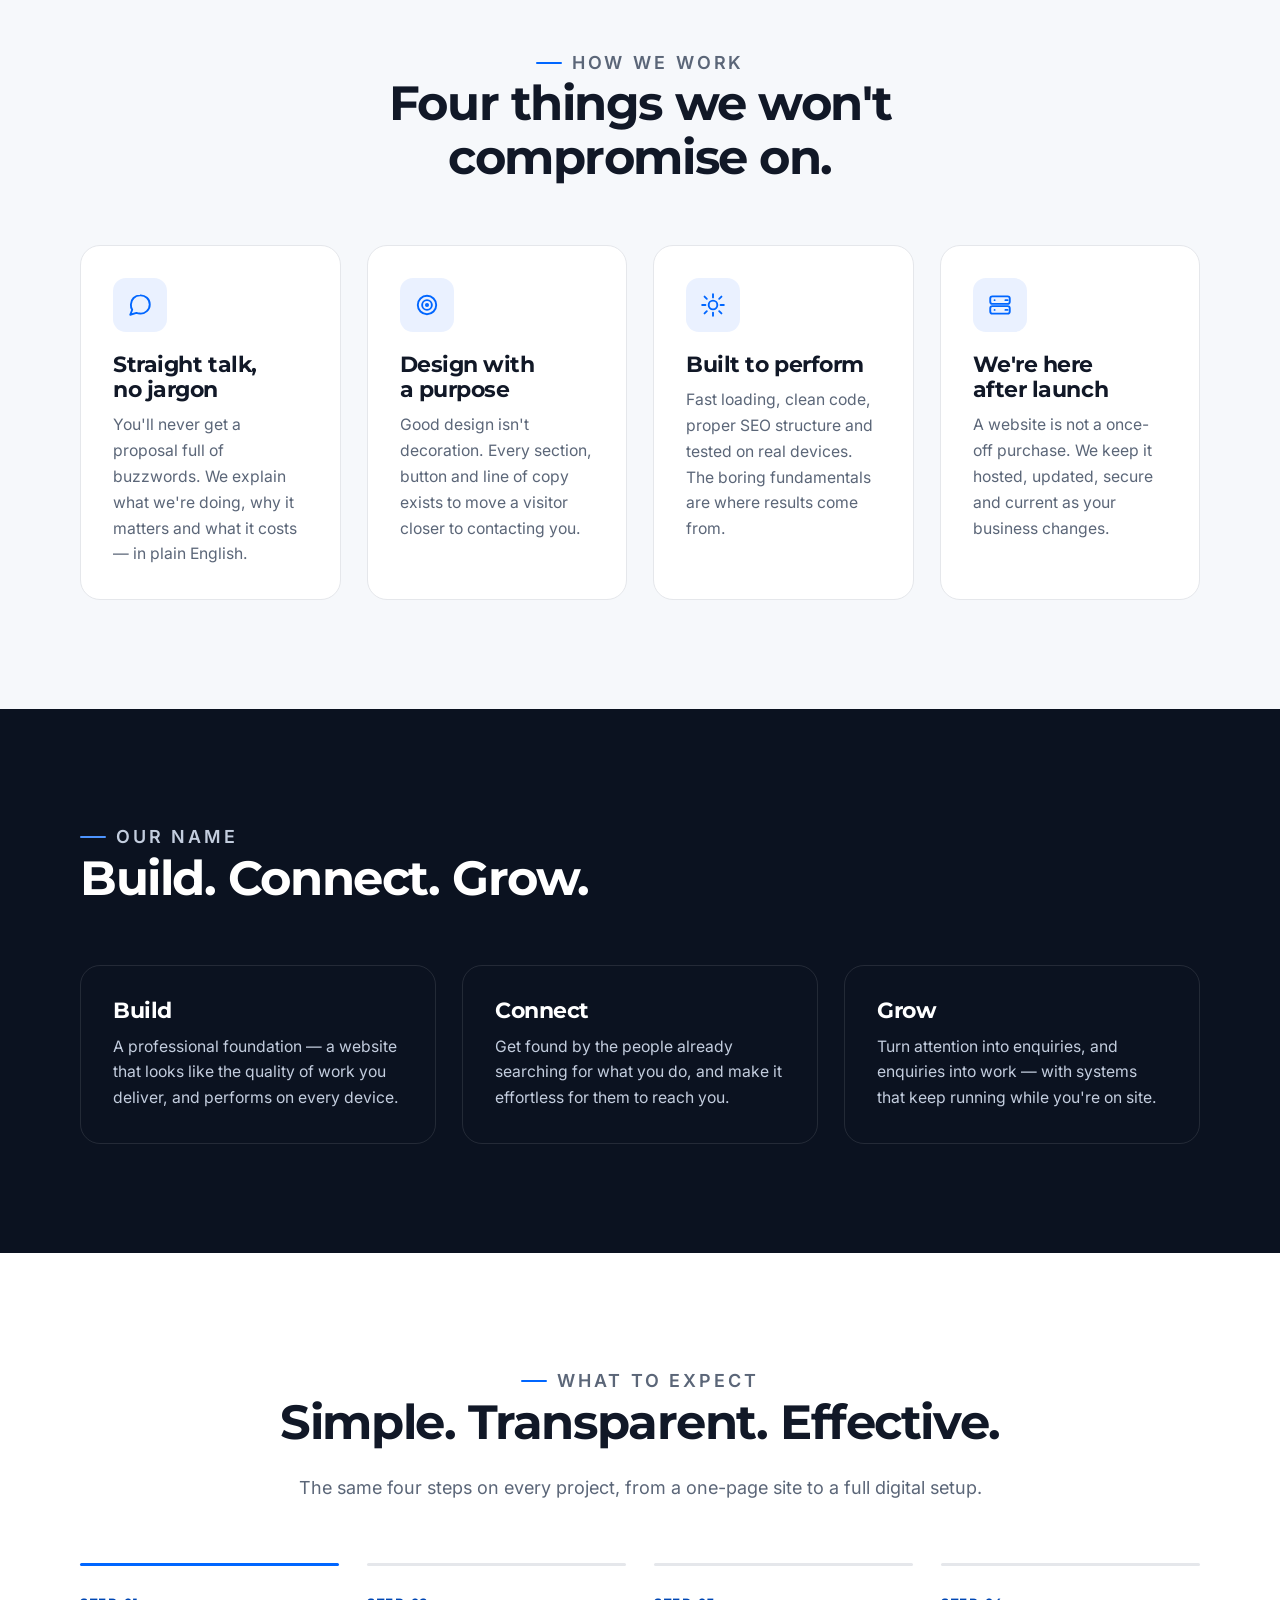
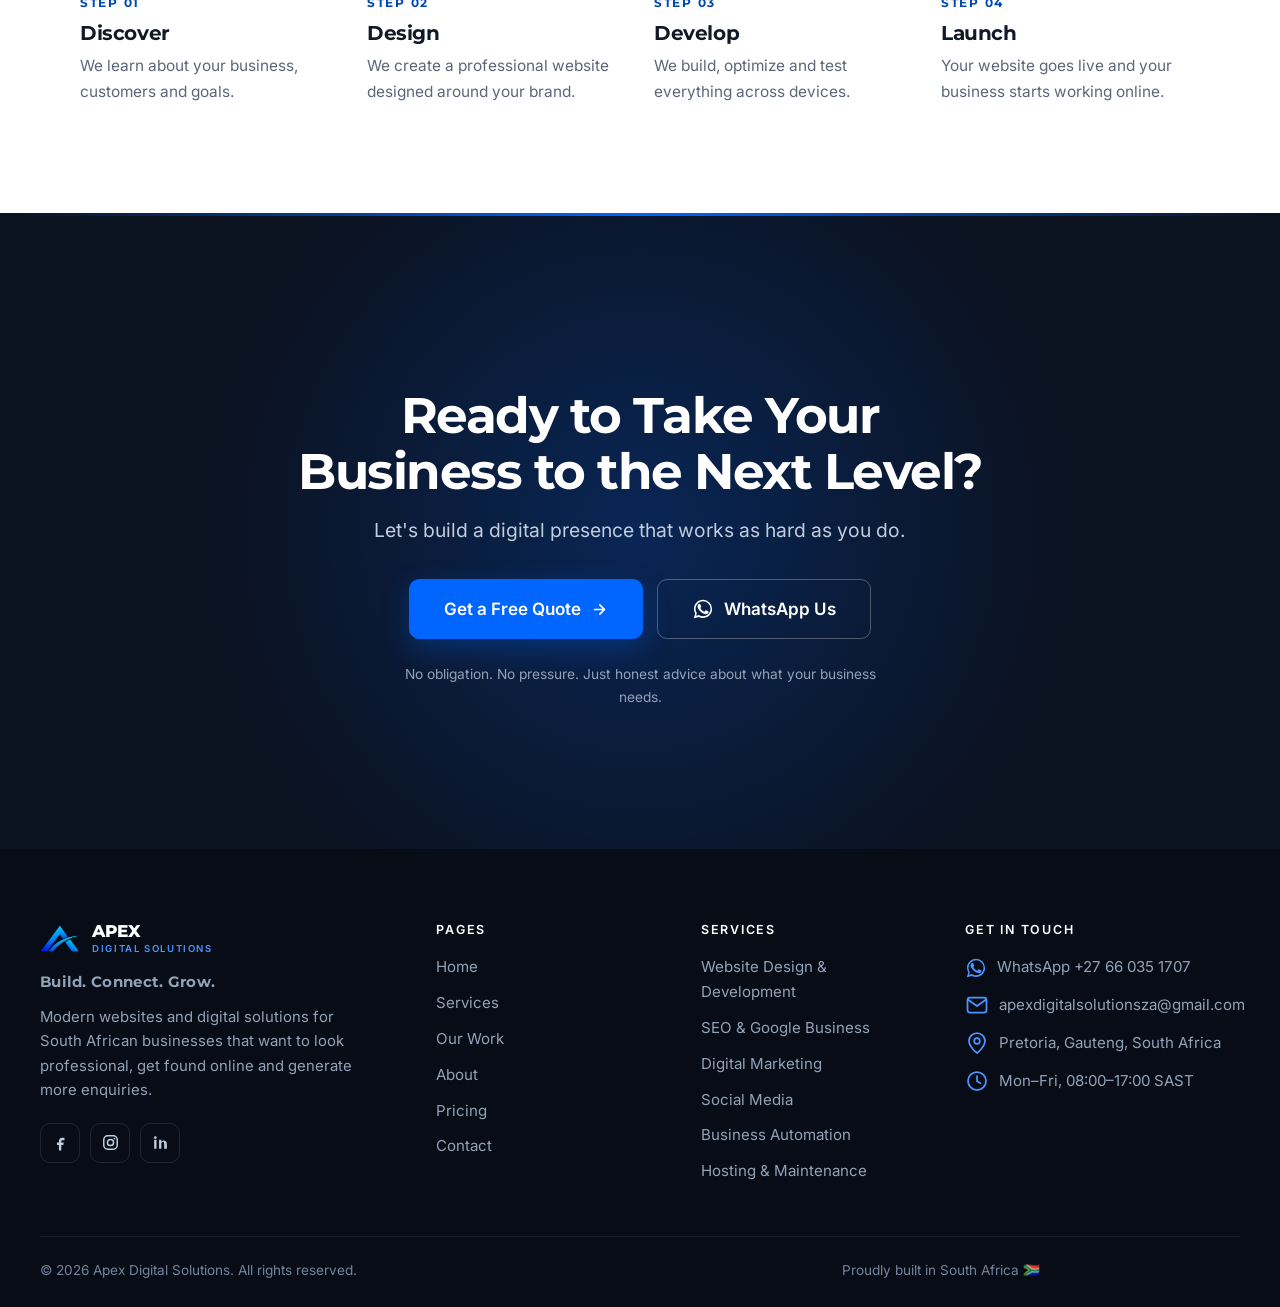
<file: site/about.html>
<!DOCTYPE html>
<html lang="en-ZA">
<head>
  <meta charset="utf-8">
  <meta name="viewport" content="width=device-width, initial-scale=1">
  <title>About Us | South African Web Development Company | Apex Digital Solutions</title>
  <meta name="description" content="Apex Digital Solutions is a South African web development and digital solutions company helping contractors, trades and service businesses build a professional online presence.">
  <link rel="canonical" href="https://www.apexdigitalsolutions.co.za/about.html">
  <meta name="theme-color" content="#0B1220">
  <meta name="author" content="Apex Digital Solutions">
  <meta name="robots" content="index, follow, max-image-preview:large">

  <meta property="og:type" content="website">
  <meta property="og:site_name" content="Apex Digital Solutions">
  <meta property="og:locale" content="en_ZA">
  <meta property="og:title" content="About Us | South African Web Development Company | Apex Digital Solutions">
  <meta property="og:description" content="Apex Digital Solutions is a South African web development and digital solutions company helping contractors, trades and service businesses build a professional online presence.">
  <meta property="og:url" content="https://www.apexdigitalsolutions.co.za/about.html">
  <meta property="og:image" content="https://www.apexdigitalsolutions.co.za/assets/img/og-image.jpg">
  <meta property="og:image:width" content="1200">
  <meta property="og:image:height" content="630">
  <meta name="twitter:card" content="summary_large_image">
  <meta name="twitter:title" content="About Us | South African Web Development Company | Apex Digital Solutions">
  <meta name="twitter:description" content="Apex Digital Solutions is a South African web development and digital solutions company helping contractors, trades and service businesses build a professional online presence.">
  <meta name="twitter:image" content="https://www.apexdigitalsolutions.co.za/assets/img/og-image.jpg">

  <link rel="icon" href="favicon.ico" sizes="any">
  <link rel="apple-touch-icon" href="assets/img/apple-touch-icon.png">
  <link rel="manifest" href="site.webmanifest">

  <link rel="preload" href="assets/fonts/montserrat-800.woff2" as="font" type="font/woff2" crossorigin>
  <link rel="preload" href="assets/fonts/inter-400.woff2" as="font" type="font/woff2" crossorigin>
  <link rel="stylesheet" href="assets/css/styles.css">

  <script type="application/ld+json">{"@context":"https://schema.org","@type":"ProfessionalService","@id":"https://www.apexdigitalsolutions.co.za/#organization","name":"Apex Digital Solutions","alternateName":"Apex Digital","slogan":"Build. Connect. Grow.","url":"https://www.apexdigitalsolutions.co.za/","logo":"https://www.apexdigitalsolutions.co.za/assets/img/logo-full.png","image":"https://www.apexdigitalsolutions.co.za/assets/img/og-image.jpg","email":"apexdigitalsolutionsza@gmail.com","telephone":"+27660351707","description":"South African web development and digital solutions company building modern, mobile-first websites, SEO and automation for service businesses.","address":{"@type":"PostalAddress","addressLocality":"Pretoria","addressRegion":"Gauteng","addressCountry":"ZA"},"areaServed":{"@type":"Country","name":"South Africa"},"priceRange":"Quoted per project","sameAs":["https://www.facebook.com/apexdigitalsolutions","https://www.instagram.com/apexdigitalsolutions","https://www.linkedin.com/company/apexdigitalsolutions"],"knowsAbout":["Web design","Web development","SEO","Google Business Profile","Digital marketing","Business automation","Website hosting"]}</script>
  <script type="application/ld+json">{"@context":"https://schema.org","@type":"BreadcrumbList","itemListElement":[{"@type":"ListItem","position":1,"name":"Home","item":"https://www.apexdigitalsolutions.co.za/"},{"@type":"ListItem","position":2,"name":"About","item":"https://www.apexdigitalsolutions.co.za/about.html"}]}</script>
</head>
<body>
  <a class="skip-link" href="#main">Skip to main content</a>

  <header class="site-header">
    <div class="container container--wide">
      <nav class="nav" aria-label="Main navigation">
        <a class="brand" href="index.html" aria-label="Apex Digital Solutions — home">
          <img src="assets/img/logo-mark.png" width="128" height="87" alt="" decoding="async">
          <span class="brand-text">
            <span class="brand-name">APEX</span>
            <span class="brand-tag">Digital Solutions</span>
          </span>
        </a>

        <ul class="nav-links">
          <li><a href="index.html">Home</a></li>
          <li><a href="services.html">Services</a></li>
          <li><a href="work.html">Our Work</a></li>
          <li><a href="about.html" aria-current="page">About</a></li>
          <li><a href="pricing.html">Pricing</a></li>
          <li><a href="contact.html">Contact</a></li>
        </ul>

        <div class="nav-cta">
          <a class="btn btn--primary btn--sm" href="contact.html">Get a Free Quote <svg xmlns="http://www.w3.org/2000/svg" width="17" height="17" viewBox="0 0 24 24" fill="none" stroke="currentColor" stroke-width="2.4" stroke-linecap="round" stroke-linejoin="round" aria-hidden="true" focusable="false"><path d="M5 12h13M12.5 5.5 19 12l-6.5 6.5"/></svg></a>
          <button class="nav-toggle" type="button" aria-expanded="false" aria-controls="nav-drawer" aria-label="Open menu">
            <span class="bars" aria-hidden="true"></span>
          </button>
        </div>
      </nav>
    </div>
  </header>

  <div class="nav-drawer" id="nav-drawer">
    <div class="container">
      <ul>
        <li><a href="index.html">Home</a></li>
          <li><a href="services.html">Services</a></li>
          <li><a href="work.html">Our Work</a></li>
          <li><a href="about.html" aria-current="page">About</a></li>
          <li><a href="pricing.html">Pricing</a></li>
          <li><a href="contact.html">Contact</a></li>
      </ul>
      <a class="btn btn--primary" href="contact.html">Get a Free Quote <svg xmlns="http://www.w3.org/2000/svg" width="17" height="17" viewBox="0 0 24 24" fill="none" stroke="currentColor" stroke-width="2.4" stroke-linecap="round" stroke-linejoin="round" aria-hidden="true" focusable="false"><path d="M5 12h13M12.5 5.5 19 12l-6.5 6.5"/></svg></a>
      <p class="drawer-contact">Or message us on
        <a href="https://wa.me/27660351707?text=Hi%20Apex%20Digital%20Solutions%2C%20I%27d%20like%20a%20quote%20for%20a%20website." target="_blank" rel="noopener">WhatsApp</a> &middot;
        <a href="mailto:apexdigitalsolutionsza@gmail.com">apexdigitalsolutionsza@gmail.com</a>
      </p>
    </div>
  </div>

  <main id="main">
    <section class="page-hero">
      <div class="container">
        <ol class="breadcrumb"><li><a href="index.html">Home</a></li><li aria-current="page">About</li></ol>
        <h1 data-reveal>A digital partner that understands South African business.</h1>
        <p data-reveal style="--delay:80ms">Apex Digital Solutions is a South African web development and digital solutions company. We build the websites, search presence and systems that help owner-run businesses compete with far bigger competitors.</p>
      <div class="btn-row" data-reveal style="--delay:150ms">
        <a class="btn btn--primary" href="contact.html">Get a Free Quote <svg xmlns="http://www.w3.org/2000/svg" width="17" height="17" viewBox="0 0 24 24" fill="none" stroke="currentColor" stroke-width="2.4" stroke-linecap="round" stroke-linejoin="round" aria-hidden="true" focusable="false"><path d="M5 12h13M12.5 5.5 19 12l-6.5 6.5"/></svg></a>
        <a class="btn btn--ghost-light" href="https://wa.me/27660351707?text=Hi%20Apex%20Digital%20Solutions%2C%20I%27d%20like%20a%20quote%20for%20a%20website." target="_blank" rel="noopener"><svg xmlns="http://www.w3.org/2000/svg" width="22" height="22" viewBox="0 0 24 24" fill="currentColor" aria-hidden="true" focusable="false"><path d="M17.47 14.38c-.3-.15-1.75-.86-2.02-.96-.27-.1-.47-.15-.67.15s-.77.96-.94 1.16c-.17.2-.35.22-.65.07-.3-.15-1.25-.46-2.39-1.47-.88-.79-1.48-1.76-1.65-2.06-.17-.3-.02-.46.13-.61.14-.14.3-.35.45-.52.15-.17.2-.3.3-.5.1-.2.05-.37-.02-.52-.08-.15-.67-1.61-.92-2.2-.24-.58-.49-.5-.67-.51h-.57c-.2 0-.52.07-.79.37-.27.3-1.04 1.01-1.04 2.47s1.06 2.86 1.21 3.06c.15.2 2.1 3.2 5.08 4.49.71.3 1.26.48 1.69.62.71.23 1.36.19 1.87.12.57-.09 1.75-.72 2-1.41.25-.69.25-1.28.17-1.4-.07-.13-.27-.2-.57-.35Z"/><path d="M12.04 2C6.6 2 2.18 6.42 2.18 11.86c0 1.74.46 3.44 1.32 4.94L2 22l5.34-1.4a9.82 9.82 0 0 0 4.7 1.2h.01c5.43 0 9.85-4.42 9.85-9.86A9.8 9.8 0 0 0 12.04 2Zm0 17.96a8.2 8.2 0 0 1-4.17-1.14l-.3-.18-3.1.81.83-3.02-.2-.31a8.13 8.13 0 0 1-1.25-4.36 8.2 8.2 0 1 1 8.19 8.2Z"/></svg> WhatsApp Us</a>
      </div>
      </div>
    </section>

    <section class="section">
      <div class="container">
        <div class="split">
          <div>
            <p class="eyebrow" data-reveal>Who we are</p>
            <h2 data-reveal style="--delay:60ms">We build for the businesses that build everything else.</h2>
            <p class="lead" data-reveal style="--delay:120ms">
              Contractors, electricians, plumbers, landscapers, mechanics, security and cleaning
              companies — the businesses doing the real work often have the weakest online presence.
            </p>
            <p data-reveal style="--delay:180ms">
              That's the gap we exist to close. A customer comparing three quotes will almost always
              look you up first. If what they find is an outdated page, a broken phone link or nothing
              at all, the decision gets made without you in the room.
            </p>
            <p data-reveal style="--delay:220ms">
              We give those businesses a professional, fast, search-ready website and the practical
              digital tools around it — then we stay on to keep it working. No agency theatre, no
              lock-in contracts, no disappearing after invoice.
            </p>
            <div class="btn-row" data-reveal style="--delay:280ms">
              <a class="btn btn--primary" href="contact.html">Work With Us <svg xmlns="http://www.w3.org/2000/svg" width="17" height="17" viewBox="0 0 24 24" fill="none" stroke="currentColor" stroke-width="2.4" stroke-linecap="round" stroke-linejoin="round" aria-hidden="true" focusable="false"><path d="M5 12h13M12.5 5.5 19 12l-6.5 6.5"/></svg></a>
              <a class="btn btn--outline" href="work.html">See Our Work</a>
            </div>
          </div>
          <div class="split__media" data-reveal style="--delay:120ms">
            <img src="assets/img/ind-construction.webp" width="760" height="560" loading="lazy" decoding="async"
                 alt="A South African site foreman reviewing plans on a tablet at a construction site">
          </div>
        </div>
      </div>
    </section>

    <section class="section section--light">
      <div class="container">
        <div class="section-head section-head--center">
          <p class="eyebrow" data-reveal>How we work</p>
          <h2 data-reveal style="--delay:60ms">Four things we won't compromise on.</h2>
        </div>
        <div class="grid grid--4">
          <article class="card" data-reveal style="--delay:0ms">
            <span class="icon-badge"><svg xmlns="http://www.w3.org/2000/svg" width="24" height="24" viewBox="0 0 24 24" fill="none" stroke="currentColor" stroke-width="1.75" stroke-linecap="round" stroke-linejoin="round" aria-hidden="true" focusable="false"><path d="M21 11.5a8.4 8.4 0 0 1-9 8.4 9.2 9.2 0 0 1-3.3-.6L3 21l1.8-4.6A8.3 8.3 0 0 1 3.6 11.5 8.4 8.4 0 0 1 12 3.1a8.4 8.4 0 0 1 9 8.4Z"/></svg></span>
            <h3>Straight talk, no jargon</h3>
            <p>You'll never get a proposal full of buzzwords. We explain what we're doing, why it matters and what it costs — in plain English.</p>
          </article>
          <article class="card" data-reveal style="--delay:60ms">
            <span class="icon-badge"><svg xmlns="http://www.w3.org/2000/svg" width="24" height="24" viewBox="0 0 24 24" fill="none" stroke="currentColor" stroke-width="1.75" stroke-linecap="round" stroke-linejoin="round" aria-hidden="true" focusable="false"><circle cx="12" cy="12" r="8.5"/><circle cx="12" cy="12" r="4.5"/><circle cx="12" cy="12" r="1"/></svg></span>
            <h3>Design with a purpose</h3>
            <p>Good design isn't decoration. Every section, button and line of copy exists to move a visitor closer to contacting you.</p>
          </article>
          <article class="card" data-reveal style="--delay:120ms">
            <span class="icon-badge"><svg xmlns="http://www.w3.org/2000/svg" width="24" height="24" viewBox="0 0 24 24" fill="none" stroke="currentColor" stroke-width="1.75" stroke-linecap="round" stroke-linejoin="round" aria-hidden="true" focusable="false"><path d="M12 2v3M12 19v3M4.2 4.2l2.1 2.1M17.7 17.7l2.1 2.1M2 12h3M19 12h3M4.2 19.8l2.1-2.1M17.7 6.3l2.1-2.1"/><circle cx="12" cy="12" r="4"/></svg></span>
            <h3>Built to perform</h3>
            <p>Fast loading, clean code, proper SEO structure and tested on real devices. The boring fundamentals are where results come from.</p>
          </article>
          <article class="card" data-reveal style="--delay:180ms">
            <span class="icon-badge"><svg xmlns="http://www.w3.org/2000/svg" width="24" height="24" viewBox="0 0 24 24" fill="none" stroke="currentColor" stroke-width="1.75" stroke-linecap="round" stroke-linejoin="round" aria-hidden="true" focusable="false"><rect x="3" y="4" width="18" height="7" rx="2"/><rect x="3" y="13" width="18" height="7" rx="2"/><path d="M7 7.5h.01M7 16.5h.01M17 7.5h2M17 16.5h2"/></svg></span>
            <h3>We're here after launch</h3>
            <p>A website is not a once-off purchase. We keep it hosted, updated, secure and current as your business changes.</p>
          </article>
        </div>
      </div>
    </section>

    <section class="section section--dark">
      <div class="container">
        <div class="section-head" data-reveal>
          <p class="eyebrow">Our name</p>
          <h2>Build. Connect. Grow.</h2>
        </div>
        <div class="grid grid--3">
          <div class="card card--dark" data-reveal>
            <h3>Build</h3>
            <p>A professional foundation — a website that looks like
              the quality of work you deliver, and performs on every device.</p>
          </div>
          <div class="card card--dark" data-reveal style="--delay:70ms">
            <h3>Connect</h3>
            <p>Get found by the people already searching for what you
              do, and make it effortless for them to reach you.</p>
          </div>
          <div class="card card--dark" data-reveal style="--delay:140ms">
            <h3>Grow</h3>
            <p>Turn attention into enquiries, and enquiries into work —
              with systems that keep running while you're on site.</p>
          </div>
        </div>
      </div>
    </section>

    <section class="section">
      <div class="container">
        <div class="section-head section-head--center">
          <p class="eyebrow" data-reveal>What to expect</p>
          <h2 data-reveal style="--delay:60ms">Simple. Transparent. Effective.</h2>
          <p data-reveal style="--delay:120ms">The same four steps on every project, from a one-page site to a full digital setup.</p>
        </div>
        <div class="process-grid">
        <div class="step is-accent" data-reveal style="--delay:0ms">
          <span class="step-num">Step 01</span>
          <h3>Discover</h3>
          <p>We learn about your business, customers and goals.</p>
        </div>
        <div class="step" data-reveal style="--delay:70ms">
          <span class="step-num">Step 02</span>
          <h3>Design</h3>
          <p>We create a professional website designed around your brand.</p>
        </div>
        <div class="step" data-reveal style="--delay:140ms">
          <span class="step-num">Step 03</span>
          <h3>Develop</h3>
          <p>We build, optimize and test everything across devices.</p>
        </div>
        <div class="step" data-reveal style="--delay:210ms">
          <span class="step-num">Step 04</span>
          <h3>Launch</h3>
          <p>Your website goes live and your business starts working online.</p>
        </div>
        </div>
      </div>
    </section>

  <section class="cta-band section">
    <div class="container container--narrow">
      <p class="eyebrow" data-reveal>Let's get started</p>
      <h2 data-reveal style="--delay:60ms">Ready to Take Your Business to the Next Level?</h2>
      <p data-reveal style="--delay:120ms">Let's build a digital presence that works as hard as you do.</p>
      <div class="btn-row btn-row--center" data-reveal style="--delay:180ms">
        <a class="btn btn--primary btn--lg" href="contact.html">Get a Free Quote <svg xmlns="http://www.w3.org/2000/svg" width="17" height="17" viewBox="0 0 24 24" fill="none" stroke="currentColor" stroke-width="2.4" stroke-linecap="round" stroke-linejoin="round" aria-hidden="true" focusable="false"><path d="M5 12h13M12.5 5.5 19 12l-6.5 6.5"/></svg></a>
        <a class="btn btn--ghost-light btn--lg" href="https://wa.me/27660351707?text=Hi%20Apex%20Digital%20Solutions%2C%20I%27d%20like%20a%20quote%20for%20a%20website." target="_blank" rel="noopener"><svg xmlns="http://www.w3.org/2000/svg" width="22" height="22" viewBox="0 0 24 24" fill="currentColor" aria-hidden="true" focusable="false"><path d="M17.47 14.38c-.3-.15-1.75-.86-2.02-.96-.27-.1-.47-.15-.67.15s-.77.96-.94 1.16c-.17.2-.35.22-.65.07-.3-.15-1.25-.46-2.39-1.47-.88-.79-1.48-1.76-1.65-2.06-.17-.3-.02-.46.13-.61.14-.14.3-.35.45-.52.15-.17.2-.3.3-.5.1-.2.05-.37-.02-.52-.08-.15-.67-1.61-.92-2.2-.24-.58-.49-.5-.67-.51h-.57c-.2 0-.52.07-.79.37-.27.3-1.04 1.01-1.04 2.47s1.06 2.86 1.21 3.06c.15.2 2.1 3.2 5.08 4.49.71.3 1.26.48 1.69.62.71.23 1.36.19 1.87.12.57-.09 1.75-.72 2-1.41.25-.69.25-1.28.17-1.4-.07-.13-.27-.2-.57-.35Z"/><path d="M12.04 2C6.6 2 2.18 6.42 2.18 11.86c0 1.74.46 3.44 1.32 4.94L2 22l5.34-1.4a9.82 9.82 0 0 0 4.7 1.2h.01c5.43 0 9.85-4.42 9.85-9.86A9.8 9.8 0 0 0 12.04 2Zm0 17.96a8.2 8.2 0 0 1-4.17-1.14l-.3-.18-3.1.81.83-3.02-.2-.31a8.13 8.13 0 0 1-1.25-4.36 8.2 8.2 0 1 1 8.19 8.2Z"/></svg> WhatsApp Us</a>
      </div>
      <p class="micro" data-reveal style="--delay:240ms">No obligation. No pressure. Just honest advice about what your business needs.</p>
    </div>
  </section>
  </main>

  <footer class="site-footer">
    <div class="container container--wide">
      <div class="footer-grid">
        <div class="footer-brand">
          <a class="brand" href="index.html" aria-label="Apex Digital Solutions — home">
            <img src="assets/img/logo-mark.png" width="128" height="87" alt="" decoding="async" loading="lazy">
            <span class="brand-text">
              <span class="brand-name">APEX</span>
              <span class="brand-tag">Digital Solutions</span>
            </span>
          </a>
          <p class="footer-tag">Build. Connect. Grow.</p>
          <p>Modern websites and digital solutions for South African businesses that want to look professional, get found online and generate more enquiries.</p>
          <div class="socials">
            <a href="https://www.facebook.com/apexdigitalsolutions" target="_blank" rel="noopener" aria-label="Apex Digital Solutions on Facebook"><svg xmlns="http://www.w3.org/2000/svg" width="19" height="19" viewBox="0 0 24 24" fill="currentColor" aria-hidden="true" focusable="false"><path d="M14 9h3V6h-3c-2.2 0-4 1.8-4 4v2H7.5v3H10v7h3v-7h2.6l.4-3H13v-2c0-.6.4-1 1-1Z"/></svg></a>
            <a href="https://www.instagram.com/apexdigitalsolutions" target="_blank" rel="noopener" aria-label="Apex Digital Solutions on Instagram"><svg xmlns="http://www.w3.org/2000/svg" width="19" height="19" viewBox="0 0 24 24" fill="none" stroke="currentColor" stroke-width="1.9" aria-hidden="true" focusable="false"><rect x="3.5" y="3.5" width="17" height="17" rx="5"/><circle cx="12" cy="12" r="3.9"/><circle cx="17" cy="7" r="1.1" fill="currentColor" stroke="none"/></svg></a>
            <a href="https://www.linkedin.com/company/apexdigitalsolutions" target="_blank" rel="noopener" aria-label="Apex Digital Solutions on LinkedIn"><svg xmlns="http://www.w3.org/2000/svg" width="19" height="19" viewBox="0 0 24 24" fill="currentColor" aria-hidden="true" focusable="false"><path d="M6.94 8.5H4V20h2.94V8.5ZM5.47 4a1.72 1.72 0 1 0 0 3.44 1.72 1.72 0 0 0 0-3.44ZM20 13.9c0-3.1-1.66-4.55-3.87-4.55-1.79 0-2.59.98-3.03 1.67V8.5H10.2V20h2.9v-6.3c0-1.33.25-2.62 1.9-2.62 1.63 0 1.65 1.52 1.65 2.7V20H20v-6.1Z"/></svg></a>
          </div>
        </div>

        <nav aria-labelledby="f-pages">
          <h2 class="footer-head" id="f-pages">Pages</h2>
          <ul class="footer-links">
            <li><a href="index.html">Home</a></li>
            <li><a href="services.html">Services</a></li>
            <li><a href="work.html">Our Work</a></li>
            <li><a href="about.html">About</a></li>
            <li><a href="pricing.html">Pricing</a></li>
            <li><a href="contact.html">Contact</a></li>
          </ul>
        </nav>

        <nav aria-labelledby="f-services">
          <h2 class="footer-head" id="f-services">Services</h2>
          <ul class="footer-links">
            <li><a href="services.html#web-design">Website Design &amp; Development</a></li>
            <li><a href="services.html#seo">SEO &amp; Google Business</a></li>
            <li><a href="services.html#marketing">Digital Marketing</a></li>
            <li><a href="services.html#social">Social Media</a></li>
            <li><a href="services.html#automation">Business Automation</a></li>
            <li><a href="services.html#hosting">Hosting &amp; Maintenance</a></li>
          </ul>
        </nav>

        <div>
          <h2 class="footer-head">Get in touch</h2>
          <div class="footer-contact">
            <a href="https://wa.me/27660351707?text=Hi%20Apex%20Digital%20Solutions%2C%20I%27d%20like%20a%20quote%20for%20a%20website." target="_blank" rel="noopener"><svg xmlns="http://www.w3.org/2000/svg" width="22" height="22" viewBox="0 0 24 24" fill="currentColor" aria-hidden="true" focusable="false"><path d="M17.47 14.38c-.3-.15-1.75-.86-2.02-.96-.27-.1-.47-.15-.67.15s-.77.96-.94 1.16c-.17.2-.35.22-.65.07-.3-.15-1.25-.46-2.39-1.47-.88-.79-1.48-1.76-1.65-2.06-.17-.3-.02-.46.13-.61.14-.14.3-.35.45-.52.15-.17.2-.3.3-.5.1-.2.05-.37-.02-.52-.08-.15-.67-1.61-.92-2.2-.24-.58-.49-.5-.67-.51h-.57c-.2 0-.52.07-.79.37-.27.3-1.04 1.01-1.04 2.47s1.06 2.86 1.21 3.06c.15.2 2.1 3.2 5.08 4.49.71.3 1.26.48 1.69.62.71.23 1.36.19 1.87.12.57-.09 1.75-.72 2-1.41.25-.69.25-1.28.17-1.4-.07-.13-.27-.2-.57-.35Z"/><path d="M12.04 2C6.6 2 2.18 6.42 2.18 11.86c0 1.74.46 3.44 1.32 4.94L2 22l5.34-1.4a9.82 9.82 0 0 0 4.7 1.2h.01c5.43 0 9.85-4.42 9.85-9.86A9.8 9.8 0 0 0 12.04 2Zm0 17.96a8.2 8.2 0 0 1-4.17-1.14l-.3-.18-3.1.81.83-3.02-.2-.31a8.13 8.13 0 0 1-1.25-4.36 8.2 8.2 0 1 1 8.19 8.2Z"/></svg> WhatsApp +27 66 035 1707</a>
            <a href="mailto:apexdigitalsolutionsza@gmail.com"><svg xmlns="http://www.w3.org/2000/svg" width="24" height="24" viewBox="0 0 24 24" fill="none" stroke="currentColor" stroke-width="1.75" stroke-linecap="round" stroke-linejoin="round" aria-hidden="true" focusable="false"><rect x="2.5" y="4.5" width="19" height="15" rx="2.5"/><path d="m3.5 7 8.5 6 8.5-6"/></svg> apexdigitalsolutionsza@gmail.com</a>
            <span><svg xmlns="http://www.w3.org/2000/svg" width="24" height="24" viewBox="0 0 24 24" fill="none" stroke="currentColor" stroke-width="1.75" stroke-linecap="round" stroke-linejoin="round" aria-hidden="true" focusable="false"><path d="M20 10c0 6-8 12-8 12s-8-6-8-12a8 8 0 0 1 16 0Z"/><circle cx="12" cy="10" r="2.8"/></svg> Pretoria, Gauteng, South Africa</span>
            <span><svg xmlns="http://www.w3.org/2000/svg" width="24" height="24" viewBox="0 0 24 24" fill="none" stroke="currentColor" stroke-width="1.75" stroke-linecap="round" stroke-linejoin="round" aria-hidden="true" focusable="false"><circle cx="12" cy="12" r="9"/><path d="M12 7v5.2l3.4 2"/></svg> Mon–Fri, 08:00–17:00 SAST</span>
          </div>
        </div>
      </div>

      <div class="footer-bottom">
        <p>&copy; <span data-year>2026</span> Apex Digital Solutions. All rights reserved.</p>
        <p class="flag">Proudly built in South Africa 🇿🇦</p>
      </div>
    </div>
  </footer>

  <a class="wa-float" href="https://wa.me/27660351707?text=Hi%20Apex%20Digital%20Solutions%2C%20I%27d%20like%20a%20quote%20for%20a%20website." target="_blank" rel="noopener" aria-label="Chat to Apex Digital Solutions on WhatsApp">
    <svg xmlns="http://www.w3.org/2000/svg" width="22" height="22" viewBox="0 0 24 24" fill="currentColor" aria-hidden="true" focusable="false"><path d="M17.47 14.38c-.3-.15-1.75-.86-2.02-.96-.27-.1-.47-.15-.67.15s-.77.96-.94 1.16c-.17.2-.35.22-.65.07-.3-.15-1.25-.46-2.39-1.47-.88-.79-1.48-1.76-1.65-2.06-.17-.3-.02-.46.13-.61.14-.14.3-.35.45-.52.15-.17.2-.3.3-.5.1-.2.05-.37-.02-.52-.08-.15-.67-1.61-.92-2.2-.24-.58-.49-.5-.67-.51h-.57c-.2 0-.52.07-.79.37-.27.3-1.04 1.01-1.04 2.47s1.06 2.86 1.21 3.06c.15.2 2.1 3.2 5.08 4.49.71.3 1.26.48 1.69.62.71.23 1.36.19 1.87.12.57-.09 1.75-.72 2-1.41.25-.69.25-1.28.17-1.4-.07-.13-.27-.2-.57-.35Z"/><path d="M12.04 2C6.6 2 2.18 6.42 2.18 11.86c0 1.74.46 3.44 1.32 4.94L2 22l5.34-1.4a9.82 9.82 0 0 0 4.7 1.2h.01c5.43 0 9.85-4.42 9.85-9.86A9.8 9.8 0 0 0 12.04 2Zm0 17.96a8.2 8.2 0 0 1-4.17-1.14l-.3-.18-3.1.81.83-3.02-.2-.31a8.13 8.13 0 0 1-1.25-4.36 8.2 8.2 0 1 1 8.19 8.2Z"/></svg><span class="wa-label">WhatsApp Us</span>
  </a>

  <script src="assets/js/main.js" defer></script>
</body>
</html>
</file>
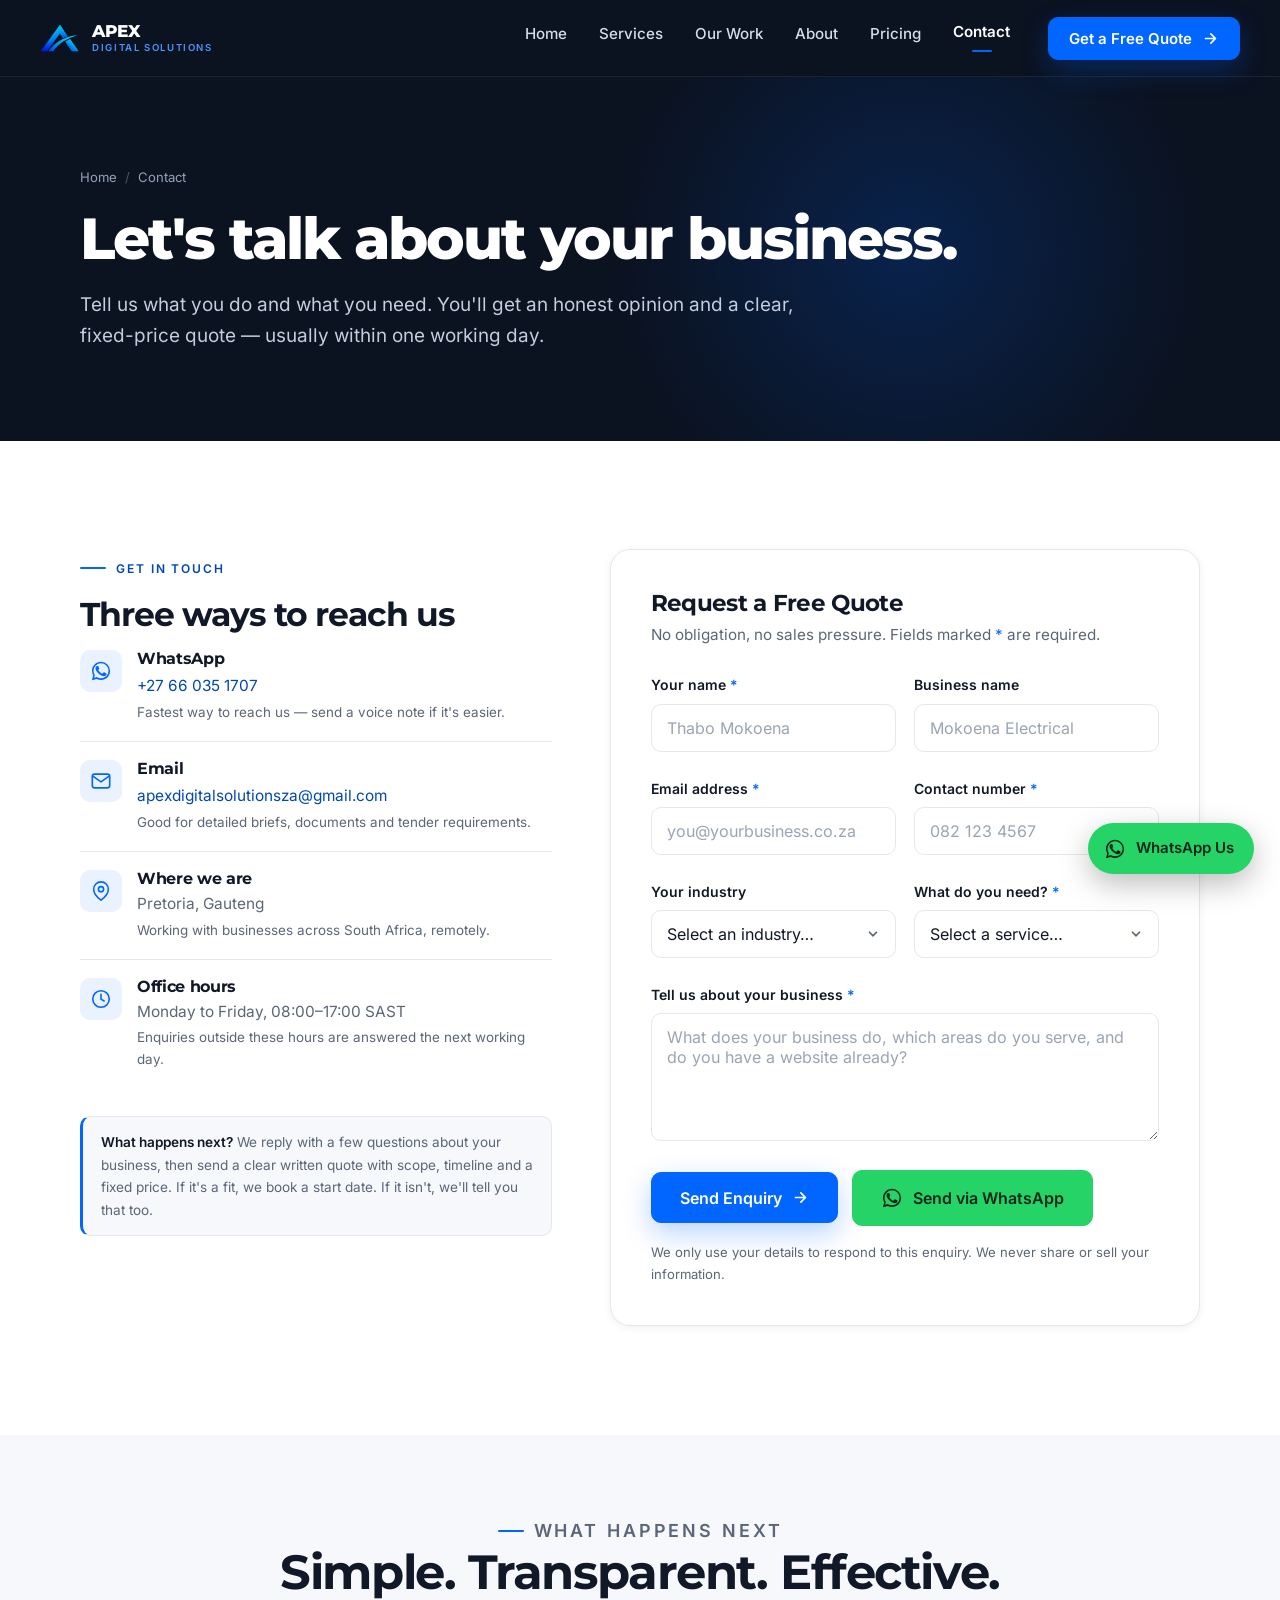
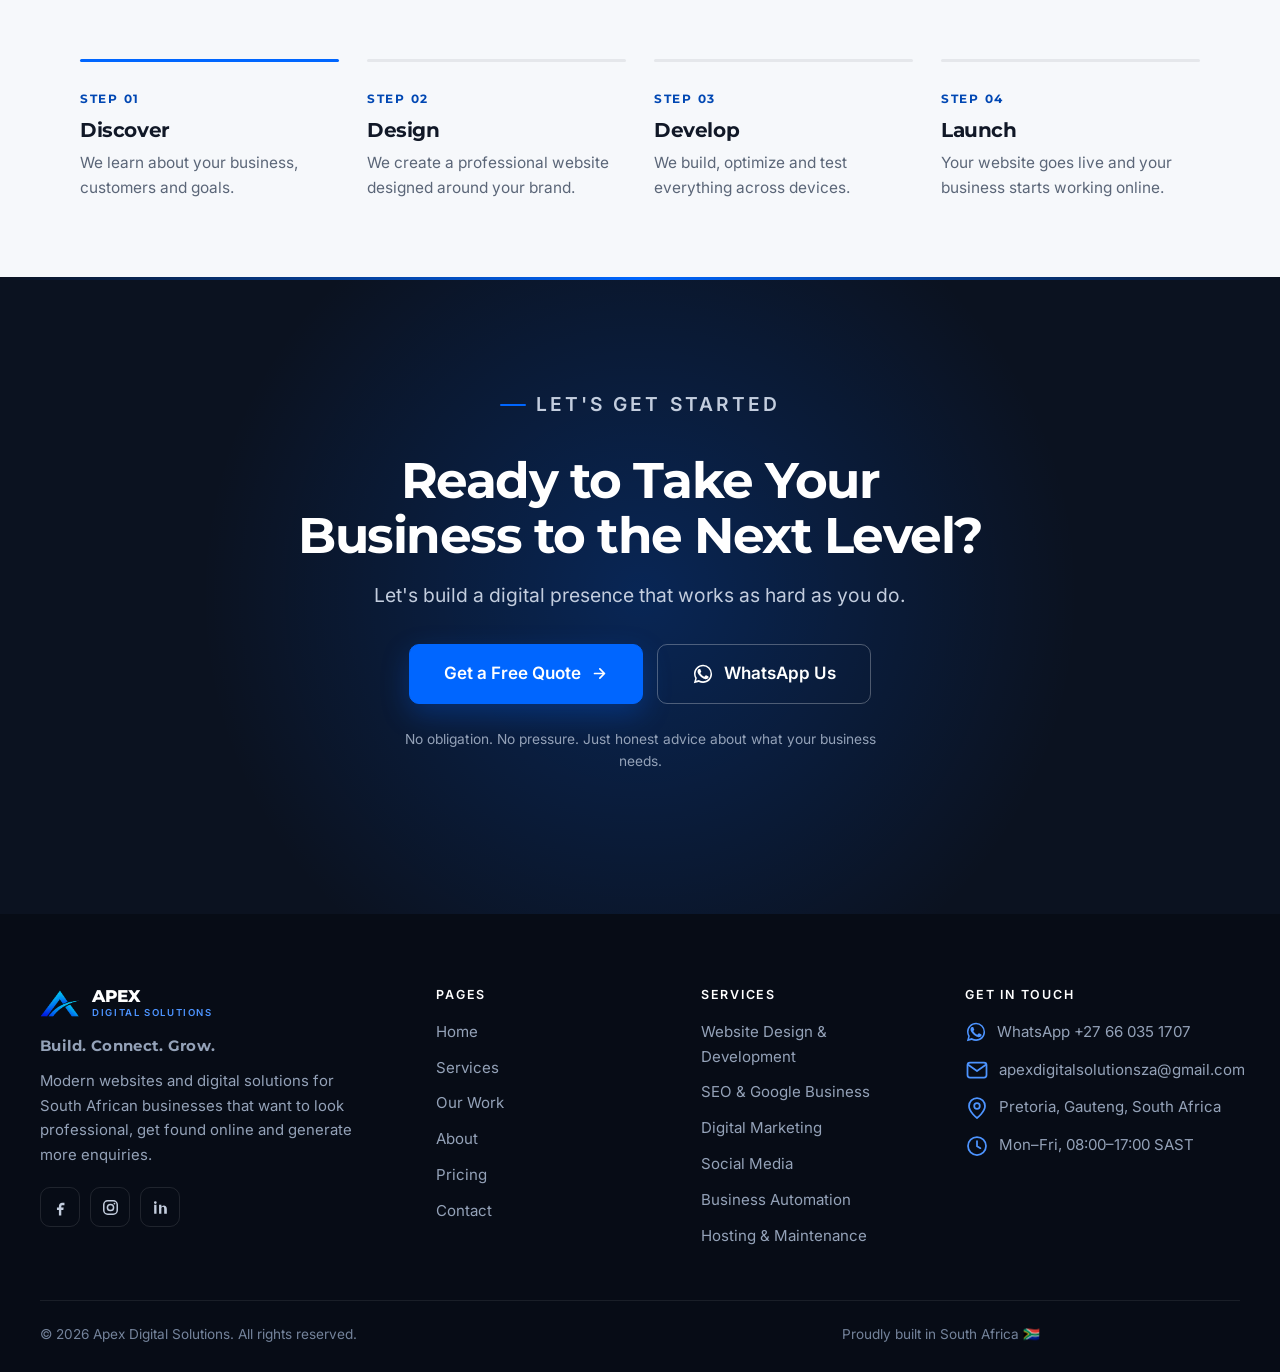
<file: site/contact.html>
<!DOCTYPE html>
<html lang="en-ZA">
<head>
  <meta charset="utf-8">
  <meta name="viewport" content="width=device-width, initial-scale=1">
  <title>Contact Us | Get a Free Website Quote | Apex Digital Solutions</title>
  <meta name="description" content="Get a free, fixed-price website quote from Apex Digital Solutions. WhatsApp, email or send us an enquiry — we reply within one working day. Serving businesses across South Africa.">
  <link rel="canonical" href="https://www.apexdigitalsolutions.co.za/contact.html">
  <meta name="theme-color" content="#0B1220">
  <meta name="author" content="Apex Digital Solutions">
  <meta name="robots" content="index, follow, max-image-preview:large">

  <meta property="og:type" content="website">
  <meta property="og:site_name" content="Apex Digital Solutions">
  <meta property="og:locale" content="en_ZA">
  <meta property="og:title" content="Contact Us | Get a Free Website Quote | Apex Digital Solutions">
  <meta property="og:description" content="Get a free, fixed-price website quote from Apex Digital Solutions. WhatsApp, email or send us an enquiry — we reply within one working day. Serving businesses across South Africa.">
  <meta property="og:url" content="https://www.apexdigitalsolutions.co.za/contact.html">
  <meta property="og:image" content="https://www.apexdigitalsolutions.co.za/assets/img/og-image.jpg">
  <meta property="og:image:width" content="1200">
  <meta property="og:image:height" content="630">
  <meta name="twitter:card" content="summary_large_image">
  <meta name="twitter:title" content="Contact Us | Get a Free Website Quote | Apex Digital Solutions">
  <meta name="twitter:description" content="Get a free, fixed-price website quote from Apex Digital Solutions. WhatsApp, email or send us an enquiry — we reply within one working day. Serving businesses across South Africa.">
  <meta name="twitter:image" content="https://www.apexdigitalsolutions.co.za/assets/img/og-image.jpg">

  <link rel="icon" href="favicon.ico" sizes="any">
  <link rel="apple-touch-icon" href="assets/img/apple-touch-icon.png">
  <link rel="manifest" href="site.webmanifest">

  <link rel="preload" href="assets/fonts/montserrat-800.woff2" as="font" type="font/woff2" crossorigin>
  <link rel="preload" href="assets/fonts/inter-400.woff2" as="font" type="font/woff2" crossorigin>
  <link rel="stylesheet" href="assets/css/styles.css">

  <script type="application/ld+json">{"@context":"https://schema.org","@type":"ProfessionalService","@id":"https://www.apexdigitalsolutions.co.za/#organization","name":"Apex Digital Solutions","alternateName":"Apex Digital","slogan":"Build. Connect. Grow.","url":"https://www.apexdigitalsolutions.co.za/","logo":"https://www.apexdigitalsolutions.co.za/assets/img/logo-full.png","image":"https://www.apexdigitalsolutions.co.za/assets/img/og-image.jpg","email":"apexdigitalsolutionsza@gmail.com","telephone":"+27660351707","description":"South African web development and digital solutions company building modern, mobile-first websites, SEO and automation for service businesses.","address":{"@type":"PostalAddress","addressLocality":"Pretoria","addressRegion":"Gauteng","addressCountry":"ZA"},"areaServed":{"@type":"Country","name":"South Africa"},"priceRange":"Quoted per project","sameAs":["https://www.facebook.com/apexdigitalsolutions","https://www.instagram.com/apexdigitalsolutions","https://www.linkedin.com/company/apexdigitalsolutions"],"knowsAbout":["Web design","Web development","SEO","Google Business Profile","Digital marketing","Business automation","Website hosting"]}</script>
  <script type="application/ld+json">{"@context":"https://schema.org","@type":"BreadcrumbList","itemListElement":[{"@type":"ListItem","position":1,"name":"Home","item":"https://www.apexdigitalsolutions.co.za/"},{"@type":"ListItem","position":2,"name":"Contact","item":"https://www.apexdigitalsolutions.co.za/contact.html"}]}</script>
  <script type="application/ld+json">{"@context":"https://schema.org","@type":"ContactPage","url":"https://www.apexdigitalsolutions.co.za/contact.html","mainEntity":{"@id":"https://www.apexdigitalsolutions.co.za/#organization"}}</script>
</head>
<body>
  <a class="skip-link" href="#main">Skip to main content</a>

  <header class="site-header">
    <div class="container container--wide">
      <nav class="nav" aria-label="Main navigation">
        <a class="brand" href="index.html" aria-label="Apex Digital Solutions — home">
          <img src="assets/img/logo-mark.png" width="128" height="87" alt="" decoding="async">
          <span class="brand-text">
            <span class="brand-name">APEX</span>
            <span class="brand-tag">Digital Solutions</span>
          </span>
        </a>

        <ul class="nav-links">
          <li><a href="index.html">Home</a></li>
          <li><a href="services.html">Services</a></li>
          <li><a href="work.html">Our Work</a></li>
          <li><a href="about.html">About</a></li>
          <li><a href="pricing.html">Pricing</a></li>
          <li><a href="contact.html" aria-current="page">Contact</a></li>
        </ul>

        <div class="nav-cta">
          <a class="btn btn--primary btn--sm" href="contact.html">Get a Free Quote <svg xmlns="http://www.w3.org/2000/svg" width="17" height="17" viewBox="0 0 24 24" fill="none" stroke="currentColor" stroke-width="2.4" stroke-linecap="round" stroke-linejoin="round" aria-hidden="true" focusable="false"><path d="M5 12h13M12.5 5.5 19 12l-6.5 6.5"/></svg></a>
          <button class="nav-toggle" type="button" aria-expanded="false" aria-controls="nav-drawer" aria-label="Open menu">
            <span class="bars" aria-hidden="true"></span>
          </button>
        </div>
      </nav>
    </div>
  </header>

  <div class="nav-drawer" id="nav-drawer">
    <div class="container">
      <ul>
        <li><a href="index.html">Home</a></li>
          <li><a href="services.html">Services</a></li>
          <li><a href="work.html">Our Work</a></li>
          <li><a href="about.html">About</a></li>
          <li><a href="pricing.html">Pricing</a></li>
          <li><a href="contact.html" aria-current="page">Contact</a></li>
      </ul>
      <a class="btn btn--primary" href="contact.html">Get a Free Quote <svg xmlns="http://www.w3.org/2000/svg" width="17" height="17" viewBox="0 0 24 24" fill="none" stroke="currentColor" stroke-width="2.4" stroke-linecap="round" stroke-linejoin="round" aria-hidden="true" focusable="false"><path d="M5 12h13M12.5 5.5 19 12l-6.5 6.5"/></svg></a>
      <p class="drawer-contact">Or message us on
        <a href="https://wa.me/27660351707?text=Hi%20Apex%20Digital%20Solutions%2C%20I%27d%20like%20a%20quote%20for%20a%20website." target="_blank" rel="noopener">WhatsApp</a> &middot;
        <a href="mailto:apexdigitalsolutionsza@gmail.com">apexdigitalsolutionsza@gmail.com</a>
      </p>
    </div>
  </div>

  <main id="main">
    <section class="page-hero">
      <div class="container">
        <ol class="breadcrumb"><li><a href="index.html">Home</a></li><li aria-current="page">Contact</li></ol>
        <h1 data-reveal>Let's talk about your business.</h1>
        <p data-reveal style="--delay:80ms">Tell us what you do and what you need. You'll get an honest opinion and a clear, fixed-price quote — usually within one working day.</p>
      </div>
    </section>

    <section class="section">
      <div class="container">
        <div class="contact-grid">
          <div>
            <p class="eyebrow" data-reveal>Get in touch</p>
            <h2 class="h2-sm" data-reveal style="--delay:60ms">Three ways to reach us</h2>
            <div data-reveal style="--delay:120ms">
              <div class="contact-item">
                <span class="benefit-icon"><svg xmlns="http://www.w3.org/2000/svg" width="22" height="22" viewBox="0 0 24 24" fill="currentColor" aria-hidden="true" focusable="false"><path d="M17.47 14.38c-.3-.15-1.75-.86-2.02-.96-.27-.1-.47-.15-.67.15s-.77.96-.94 1.16c-.17.2-.35.22-.65.07-.3-.15-1.25-.46-2.39-1.47-.88-.79-1.48-1.76-1.65-2.06-.17-.3-.02-.46.13-.61.14-.14.3-.35.45-.52.15-.17.2-.3.3-.5.1-.2.05-.37-.02-.52-.08-.15-.67-1.61-.92-2.2-.24-.58-.49-.5-.67-.51h-.57c-.2 0-.52.07-.79.37-.27.3-1.04 1.01-1.04 2.47s1.06 2.86 1.21 3.06c.15.2 2.1 3.2 5.08 4.49.71.3 1.26.48 1.69.62.71.23 1.36.19 1.87.12.57-.09 1.75-.72 2-1.41.25-.69.25-1.28.17-1.4-.07-.13-.27-.2-.57-.35Z"/><path d="M12.04 2C6.6 2 2.18 6.42 2.18 11.86c0 1.74.46 3.44 1.32 4.94L2 22l5.34-1.4a9.82 9.82 0 0 0 4.7 1.2h.01c5.43 0 9.85-4.42 9.85-9.86A9.8 9.8 0 0 0 12.04 2Zm0 17.96a8.2 8.2 0 0 1-4.17-1.14l-.3-.18-3.1.81.83-3.02-.2-.31a8.13 8.13 0 0 1-1.25-4.36 8.2 8.2 0 1 1 8.19 8.2Z"/></svg></span>
                <div>
                  <h3>WhatsApp</h3>
                  <a href="https://wa.me/27660351707?text=Hi%20Apex%20Digital%20Solutions%2C%20I%27d%20like%20a%20quote%20for%20a%20website." target="_blank" rel="noopener">+27 66 035 1707</a>
                  <span class="meta">Fastest way to reach us — send a voice note if it's easier.</span>
                </div>
              </div>
              <div class="contact-item">
                <span class="benefit-icon"><svg xmlns="http://www.w3.org/2000/svg" width="24" height="24" viewBox="0 0 24 24" fill="none" stroke="currentColor" stroke-width="1.75" stroke-linecap="round" stroke-linejoin="round" aria-hidden="true" focusable="false"><rect x="2.5" y="4.5" width="19" height="15" rx="2.5"/><path d="m3.5 7 8.5 6 8.5-6"/></svg></span>
                <div>
                  <h3>Email</h3>
                  <a href="mailto:apexdigitalsolutionsza@gmail.com">apexdigitalsolutionsza@gmail.com</a>
                  <span class="meta">Good for detailed briefs, documents and tender requirements.</span>
                </div>
              </div>
              <div class="contact-item">
                <span class="benefit-icon"><svg xmlns="http://www.w3.org/2000/svg" width="24" height="24" viewBox="0 0 24 24" fill="none" stroke="currentColor" stroke-width="1.75" stroke-linecap="round" stroke-linejoin="round" aria-hidden="true" focusable="false"><path d="M20 10c0 6-8 12-8 12s-8-6-8-12a8 8 0 0 1 16 0Z"/><circle cx="12" cy="10" r="2.8"/></svg></span>
                <div>
                  <h3>Where we are</h3>
                  <p>Pretoria, Gauteng</p>
                  <span class="meta">Working with businesses across South Africa, remotely.</span>
                </div>
              </div>
              <div class="contact-item">
                <span class="benefit-icon"><svg xmlns="http://www.w3.org/2000/svg" width="24" height="24" viewBox="0 0 24 24" fill="none" stroke="currentColor" stroke-width="1.75" stroke-linecap="round" stroke-linejoin="round" aria-hidden="true" focusable="false"><circle cx="12" cy="12" r="9"/><path d="M12 7v5.2l3.4 2"/></svg></span>
                <div>
                  <h3>Office hours</h3>
                  <p>Monday to Friday, 08:00–17:00 SAST</p>
                  <span class="meta">Enquiries outside these hours are answered the next working day.</span>
                </div>
              </div>
            </div>

            <div class="note" data-reveal style="margin-top:28px">
              <strong>What happens next?</strong> We reply with a few questions about your business,
              then send a clear written quote with scope, timeline and a fixed price. If it's a fit,
              we book a start date. If it isn't, we'll tell you that too.
            </div>
          </div>

          <div class="form-card" data-reveal style="--delay:100ms">
            <div class="form-success" role="status" aria-live="polite">
              <div class="tick-circle"><svg xmlns="http://www.w3.org/2000/svg" width="24" height="24" viewBox="0 0 24 24" fill="none" stroke="currentColor" stroke-width="1.75" stroke-linecap="round" stroke-linejoin="round" aria-hidden="true" focusable="false"><path d="m4.5 12.5 5 5 10-11"/></svg></div>
              <h3>Thank you — your enquiry is on its way.</h3>
              <p class="form-intro">We&rsquo;ll get back to you within one working day. If it's urgent,
                WhatsApp is the fastest way to reach us.</p>
              <div class="btn-row btn-row--center" style="margin-top:22px">
                <a class="btn btn--wa" href="https://wa.me/27660351707?text=Hi%20Apex%20Digital%20Solutions%2C%20I%27d%20like%20a%20quote%20for%20a%20website." target="_blank" rel="noopener"><svg xmlns="http://www.w3.org/2000/svg" width="22" height="22" viewBox="0 0 24 24" fill="currentColor" aria-hidden="true" focusable="false"><path d="M17.47 14.38c-.3-.15-1.75-.86-2.02-.96-.27-.1-.47-.15-.67.15s-.77.96-.94 1.16c-.17.2-.35.22-.65.07-.3-.15-1.25-.46-2.39-1.47-.88-.79-1.48-1.76-1.65-2.06-.17-.3-.02-.46.13-.61.14-.14.3-.35.45-.52.15-.17.2-.3.3-.5.1-.2.05-.37-.02-.52-.08-.15-.67-1.61-.92-2.2-.24-.58-.49-.5-.67-.51h-.57c-.2 0-.52.07-.79.37-.27.3-1.04 1.01-1.04 2.47s1.06 2.86 1.21 3.06c.15.2 2.1 3.2 5.08 4.49.71.3 1.26.48 1.69.62.71.23 1.36.19 1.87.12.57-.09 1.75-.72 2-1.41.25-.69.25-1.28.17-1.4-.07-.13-.27-.2-.57-.35Z"/><path d="M12.04 2C6.6 2 2.18 6.42 2.18 11.86c0 1.74.46 3.44 1.32 4.94L2 22l5.34-1.4a9.82 9.82 0 0 0 4.7 1.2h.01c5.43 0 9.85-4.42 9.85-9.86A9.8 9.8 0 0 0 12.04 2Zm0 17.96a8.2 8.2 0 0 1-4.17-1.14l-.3-.18-3.1.81.83-3.02-.2-.31a8.13 8.13 0 0 1-1.25-4.36 8.2 8.2 0 1 1 8.19 8.2Z"/></svg> WhatsApp Us</a>
              </div>
            </div>

            <form id="quote-form" novalidate>
              <h2 class="form-title">Request a Free Quote</h2>
              <p class="form-intro">
                No obligation, no sales pressure. Fields marked <span style="color:var(--blue)">*</span> are required.
              </p>

              <div class="form-grid">
                <div class="field">
                  <label for="name">Your name <span class="req" aria-hidden="true">*</span></label>
                  <input type="text" id="name" name="name" autocomplete="name" placeholder="Thabo Mokoena" required>
                  <span class="error" aria-live="polite"></span>
                </div>
                <div class="field">
                  <label for="business">Business name</label>
                  <input type="text" id="business" name="business" autocomplete="organization" placeholder="Mokoena Electrical">
                  <span class="error" aria-live="polite"></span>
                </div>
                <div class="field">
                  <label for="email">Email address <span class="req" aria-hidden="true">*</span></label>
                  <input type="email" id="email" name="email" autocomplete="email" placeholder="you@yourbusiness.co.za" required>
                  <span class="error" aria-live="polite"></span>
                </div>
                <div class="field">
                  <label for="phone">Contact number <span class="req" aria-hidden="true">*</span></label>
                  <input type="tel" id="phone" name="phone" autocomplete="tel" placeholder="082 123 4567" required>
                  <span class="error" aria-live="polite"></span>
                </div>
                <div class="field">
                  <label for="industry">Your industry</label>
                  <select id="industry" name="industry">
                    <option value="">Select an industry…</option>
                    <option value="Construction">Construction</option><option value="Electrical">Electrical</option><option value="Plumbing">Plumbing</option><option value="Landscaping">Landscaping</option><option value="Automotive">Automotive</option><option value="Security">Security</option><option value="Cleaning">Cleaning</option><option value="Property Services">Property Services</option>
                    <option value="Other">Other service business</option>
                  </select>
                  <span class="error" aria-live="polite"></span>
                </div>
                <div class="field">
                  <label for="service">What do you need? <span class="req" aria-hidden="true">*</span></label>
                  <select id="service" name="service" required>
                    <option value="">Select a service…</option>
                    <option value="Website Design & Development">Website Design &amp; Development</option><option value="SEO & Google Business">SEO &amp; Google Business</option><option value="Digital Marketing">Digital Marketing</option><option value="Social Media">Social Media</option><option value="Business Automation">Business Automation</option><option value="Hosting & Maintenance">Hosting &amp; Maintenance</option>
                    <option value="Not sure yet">Not sure yet — need advice</option>
                  </select>
                  <span class="error" aria-live="polite"></span>
                </div>
                <div class="field field--full">
                  <label for="message">Tell us about your business <span class="req" aria-hidden="true">*</span></label>
                  <textarea id="message" name="message" rows="5" required
                    placeholder="What does your business do, which areas do you serve, and do you have a website already?"></textarea>
                  <span class="error" aria-live="polite"></span>
                </div>
              </div>

              <div class="hp-field" aria-hidden="true">
                <label for="company_website">Leave this empty</label>
                <input type="text" id="company_website" name="company_website" tabindex="-1" autocomplete="off">
              </div>

              <div class="form-foot">
                <button class="btn btn--primary" type="submit">Send Enquiry <svg xmlns="http://www.w3.org/2000/svg" width="17" height="17" viewBox="0 0 24 24" fill="none" stroke="currentColor" stroke-width="2.4" stroke-linecap="round" stroke-linejoin="round" aria-hidden="true" focusable="false"><path d="M5 12h13M12.5 5.5 19 12l-6.5 6.5"/></svg></button>
                <button class="btn btn--wa" type="button" id="send-whatsapp"><svg xmlns="http://www.w3.org/2000/svg" width="22" height="22" viewBox="0 0 24 24" fill="currentColor" aria-hidden="true" focusable="false"><path d="M17.47 14.38c-.3-.15-1.75-.86-2.02-.96-.27-.1-.47-.15-.67.15s-.77.96-.94 1.16c-.17.2-.35.22-.65.07-.3-.15-1.25-.46-2.39-1.47-.88-.79-1.48-1.76-1.65-2.06-.17-.3-.02-.46.13-.61.14-.14.3-.35.45-.52.15-.17.2-.3.3-.5.1-.2.05-.37-.02-.52-.08-.15-.67-1.61-.92-2.2-.24-.58-.49-.5-.67-.51h-.57c-.2 0-.52.07-.79.37-.27.3-1.04 1.01-1.04 2.47s1.06 2.86 1.21 3.06c.15.2 2.1 3.2 5.08 4.49.71.3 1.26.48 1.69.62.71.23 1.36.19 1.87.12.57-.09 1.75-.72 2-1.41.25-.69.25-1.28.17-1.4-.07-.13-.27-.2-.57-.35Z"/><path d="M12.04 2C6.6 2 2.18 6.42 2.18 11.86c0 1.74.46 3.44 1.32 4.94L2 22l5.34-1.4a9.82 9.82 0 0 0 4.7 1.2h.01c5.43 0 9.85-4.42 9.85-9.86A9.8 9.8 0 0 0 12.04 2Zm0 17.96a8.2 8.2 0 0 1-4.17-1.14l-.3-.18-3.1.81.83-3.02-.2-.31a8.13 8.13 0 0 1-1.25-4.36 8.2 8.2 0 1 1 8.19 8.2Z"/></svg> Send via WhatsApp</button>
              </div>
              <p class="fineprint">
                We only use your details to respond to this enquiry. We never share or sell your information.
              </p>
            </form>
          </div>
        </div>
      </div>
    </section>

    <section class="section section--light section--tight">
      <div class="container">
        <div class="section-head section-head--center">
          <p class="eyebrow" data-reveal>What happens next</p>
          <h2 data-reveal style="--delay:60ms">Simple. Transparent. Effective.</h2>
        </div>
        <div class="process-grid">
        <div class="step is-accent" data-reveal style="--delay:0ms">
          <span class="step-num">Step 01</span>
          <h3>Discover</h3>
          <p>We learn about your business, customers and goals.</p>
        </div>
        <div class="step" data-reveal style="--delay:70ms">
          <span class="step-num">Step 02</span>
          <h3>Design</h3>
          <p>We create a professional website designed around your brand.</p>
        </div>
        <div class="step" data-reveal style="--delay:140ms">
          <span class="step-num">Step 03</span>
          <h3>Develop</h3>
          <p>We build, optimize and test everything across devices.</p>
        </div>
        <div class="step" data-reveal style="--delay:210ms">
          <span class="step-num">Step 04</span>
          <h3>Launch</h3>
          <p>Your website goes live and your business starts working online.</p>
        </div>
        </div>
      </div>
    </section>

  <section class="cta-band section">
    <div class="container container--narrow">
      <p class="eyebrow" data-reveal>Let's get started</p>
      <h2 data-reveal style="--delay:60ms">Ready to Take Your Business to the Next Level?</h2>
      <p data-reveal style="--delay:120ms">Let's build a digital presence that works as hard as you do.</p>
      <div class="btn-row btn-row--center" data-reveal style="--delay:180ms">
        <a class="btn btn--primary btn--lg" href="contact.html">Get a Free Quote <svg xmlns="http://www.w3.org/2000/svg" width="17" height="17" viewBox="0 0 24 24" fill="none" stroke="currentColor" stroke-width="2.4" stroke-linecap="round" stroke-linejoin="round" aria-hidden="true" focusable="false"><path d="M5 12h13M12.5 5.5 19 12l-6.5 6.5"/></svg></a>
        <a class="btn btn--ghost-light btn--lg" href="https://wa.me/27660351707?text=Hi%20Apex%20Digital%20Solutions%2C%20I%27d%20like%20a%20quote%20for%20a%20website." target="_blank" rel="noopener"><svg xmlns="http://www.w3.org/2000/svg" width="22" height="22" viewBox="0 0 24 24" fill="currentColor" aria-hidden="true" focusable="false"><path d="M17.47 14.38c-.3-.15-1.75-.86-2.02-.96-.27-.1-.47-.15-.67.15s-.77.96-.94 1.16c-.17.2-.35.22-.65.07-.3-.15-1.25-.46-2.39-1.47-.88-.79-1.48-1.76-1.65-2.06-.17-.3-.02-.46.13-.61.14-.14.3-.35.45-.52.15-.17.2-.3.3-.5.1-.2.05-.37-.02-.52-.08-.15-.67-1.61-.92-2.2-.24-.58-.49-.5-.67-.51h-.57c-.2 0-.52.07-.79.37-.27.3-1.04 1.01-1.04 2.47s1.06 2.86 1.21 3.06c.15.2 2.1 3.2 5.08 4.49.71.3 1.26.48 1.69.62.71.23 1.36.19 1.87.12.57-.09 1.75-.72 2-1.41.25-.69.25-1.28.17-1.4-.07-.13-.27-.2-.57-.35Z"/><path d="M12.04 2C6.6 2 2.18 6.42 2.18 11.86c0 1.74.46 3.44 1.32 4.94L2 22l5.34-1.4a9.82 9.82 0 0 0 4.7 1.2h.01c5.43 0 9.85-4.42 9.85-9.86A9.8 9.8 0 0 0 12.04 2Zm0 17.96a8.2 8.2 0 0 1-4.17-1.14l-.3-.18-3.1.81.83-3.02-.2-.31a8.13 8.13 0 0 1-1.25-4.36 8.2 8.2 0 1 1 8.19 8.2Z"/></svg> WhatsApp Us</a>
      </div>
      <p class="micro" data-reveal style="--delay:240ms">No obligation. No pressure. Just honest advice about what your business needs.</p>
    </div>
  </section>
  </main>

  <footer class="site-footer">
    <div class="container container--wide">
      <div class="footer-grid">
        <div class="footer-brand">
          <a class="brand" href="index.html" aria-label="Apex Digital Solutions — home">
            <img src="assets/img/logo-mark.png" width="128" height="87" alt="" decoding="async" loading="lazy">
            <span class="brand-text">
              <span class="brand-name">APEX</span>
              <span class="brand-tag">Digital Solutions</span>
            </span>
          </a>
          <p class="footer-tag">Build. Connect. Grow.</p>
          <p>Modern websites and digital solutions for South African businesses that want to look professional, get found online and generate more enquiries.</p>
          <div class="socials">
            <a href="https://www.facebook.com/apexdigitalsolutions" target="_blank" rel="noopener" aria-label="Apex Digital Solutions on Facebook"><svg xmlns="http://www.w3.org/2000/svg" width="19" height="19" viewBox="0 0 24 24" fill="currentColor" aria-hidden="true" focusable="false"><path d="M14 9h3V6h-3c-2.2 0-4 1.8-4 4v2H7.5v3H10v7h3v-7h2.6l.4-3H13v-2c0-.6.4-1 1-1Z"/></svg></a>
            <a href="https://www.instagram.com/apexdigitalsolutions" target="_blank" rel="noopener" aria-label="Apex Digital Solutions on Instagram"><svg xmlns="http://www.w3.org/2000/svg" width="19" height="19" viewBox="0 0 24 24" fill="none" stroke="currentColor" stroke-width="1.9" aria-hidden="true" focusable="false"><rect x="3.5" y="3.5" width="17" height="17" rx="5"/><circle cx="12" cy="12" r="3.9"/><circle cx="17" cy="7" r="1.1" fill="currentColor" stroke="none"/></svg></a>
            <a href="https://www.linkedin.com/company/apexdigitalsolutions" target="_blank" rel="noopener" aria-label="Apex Digital Solutions on LinkedIn"><svg xmlns="http://www.w3.org/2000/svg" width="19" height="19" viewBox="0 0 24 24" fill="currentColor" aria-hidden="true" focusable="false"><path d="M6.94 8.5H4V20h2.94V8.5ZM5.47 4a1.72 1.72 0 1 0 0 3.44 1.72 1.72 0 0 0 0-3.44ZM20 13.9c0-3.1-1.66-4.55-3.87-4.55-1.79 0-2.59.98-3.03 1.67V8.5H10.2V20h2.9v-6.3c0-1.33.25-2.62 1.9-2.62 1.63 0 1.65 1.52 1.65 2.7V20H20v-6.1Z"/></svg></a>
          </div>
        </div>

        <nav aria-labelledby="f-pages">
          <h2 class="footer-head" id="f-pages">Pages</h2>
          <ul class="footer-links">
            <li><a href="index.html">Home</a></li>
            <li><a href="services.html">Services</a></li>
            <li><a href="work.html">Our Work</a></li>
            <li><a href="about.html">About</a></li>
            <li><a href="pricing.html">Pricing</a></li>
            <li><a href="contact.html">Contact</a></li>
          </ul>
        </nav>

        <nav aria-labelledby="f-services">
          <h2 class="footer-head" id="f-services">Services</h2>
          <ul class="footer-links">
            <li><a href="services.html#web-design">Website Design &amp; Development</a></li>
            <li><a href="services.html#seo">SEO &amp; Google Business</a></li>
            <li><a href="services.html#marketing">Digital Marketing</a></li>
            <li><a href="services.html#social">Social Media</a></li>
            <li><a href="services.html#automation">Business Automation</a></li>
            <li><a href="services.html#hosting">Hosting &amp; Maintenance</a></li>
          </ul>
        </nav>

        <div>
          <h2 class="footer-head">Get in touch</h2>
          <div class="footer-contact">
            <a href="https://wa.me/27660351707?text=Hi%20Apex%20Digital%20Solutions%2C%20I%27d%20like%20a%20quote%20for%20a%20website." target="_blank" rel="noopener"><svg xmlns="http://www.w3.org/2000/svg" width="22" height="22" viewBox="0 0 24 24" fill="currentColor" aria-hidden="true" focusable="false"><path d="M17.47 14.38c-.3-.15-1.75-.86-2.02-.96-.27-.1-.47-.15-.67.15s-.77.96-.94 1.16c-.17.2-.35.22-.65.07-.3-.15-1.25-.46-2.39-1.47-.88-.79-1.48-1.76-1.65-2.06-.17-.3-.02-.46.13-.61.14-.14.3-.35.45-.52.15-.17.2-.3.3-.5.1-.2.05-.37-.02-.52-.08-.15-.67-1.61-.92-2.2-.24-.58-.49-.5-.67-.51h-.57c-.2 0-.52.07-.79.37-.27.3-1.04 1.01-1.04 2.47s1.06 2.86 1.21 3.06c.15.2 2.1 3.2 5.08 4.49.71.3 1.26.48 1.69.62.71.23 1.36.19 1.87.12.57-.09 1.75-.72 2-1.41.25-.69.25-1.28.17-1.4-.07-.13-.27-.2-.57-.35Z"/><path d="M12.04 2C6.6 2 2.18 6.42 2.18 11.86c0 1.74.46 3.44 1.32 4.94L2 22l5.34-1.4a9.82 9.82 0 0 0 4.7 1.2h.01c5.43 0 9.85-4.42 9.85-9.86A9.8 9.8 0 0 0 12.04 2Zm0 17.96a8.2 8.2 0 0 1-4.17-1.14l-.3-.18-3.1.81.83-3.02-.2-.31a8.13 8.13 0 0 1-1.25-4.36 8.2 8.2 0 1 1 8.19 8.2Z"/></svg> WhatsApp +27 66 035 1707</a>
            <a href="mailto:apexdigitalsolutionsza@gmail.com"><svg xmlns="http://www.w3.org/2000/svg" width="24" height="24" viewBox="0 0 24 24" fill="none" stroke="currentColor" stroke-width="1.75" stroke-linecap="round" stroke-linejoin="round" aria-hidden="true" focusable="false"><rect x="2.5" y="4.5" width="19" height="15" rx="2.5"/><path d="m3.5 7 8.5 6 8.5-6"/></svg> apexdigitalsolutionsza@gmail.com</a>
            <span><svg xmlns="http://www.w3.org/2000/svg" width="24" height="24" viewBox="0 0 24 24" fill="none" stroke="currentColor" stroke-width="1.75" stroke-linecap="round" stroke-linejoin="round" aria-hidden="true" focusable="false"><path d="M20 10c0 6-8 12-8 12s-8-6-8-12a8 8 0 0 1 16 0Z"/><circle cx="12" cy="10" r="2.8"/></svg> Pretoria, Gauteng, South Africa</span>
            <span><svg xmlns="http://www.w3.org/2000/svg" width="24" height="24" viewBox="0 0 24 24" fill="none" stroke="currentColor" stroke-width="1.75" stroke-linecap="round" stroke-linejoin="round" aria-hidden="true" focusable="false"><circle cx="12" cy="12" r="9"/><path d="M12 7v5.2l3.4 2"/></svg> Mon–Fri, 08:00–17:00 SAST</span>
          </div>
        </div>
      </div>

      <div class="footer-bottom">
        <p>&copy; <span data-year>2026</span> Apex Digital Solutions. All rights reserved.</p>
        <p class="flag">Proudly built in South Africa 🇿🇦</p>
      </div>
    </div>
  </footer>

  <a class="wa-float" href="https://wa.me/27660351707?text=Hi%20Apex%20Digital%20Solutions%2C%20I%27d%20like%20a%20quote%20for%20a%20website." target="_blank" rel="noopener" aria-label="Chat to Apex Digital Solutions on WhatsApp">
    <svg xmlns="http://www.w3.org/2000/svg" width="22" height="22" viewBox="0 0 24 24" fill="currentColor" aria-hidden="true" focusable="false"><path d="M17.47 14.38c-.3-.15-1.75-.86-2.02-.96-.27-.1-.47-.15-.67.15s-.77.96-.94 1.16c-.17.2-.35.22-.65.07-.3-.15-1.25-.46-2.39-1.47-.88-.79-1.48-1.76-1.65-2.06-.17-.3-.02-.46.13-.61.14-.14.3-.35.45-.52.15-.17.2-.3.3-.5.1-.2.05-.37-.02-.52-.08-.15-.67-1.61-.92-2.2-.24-.58-.49-.5-.67-.51h-.57c-.2 0-.52.07-.79.37-.27.3-1.04 1.01-1.04 2.47s1.06 2.86 1.21 3.06c.15.2 2.1 3.2 5.08 4.49.71.3 1.26.48 1.69.62.71.23 1.36.19 1.87.12.57-.09 1.75-.72 2-1.41.25-.69.25-1.28.17-1.4-.07-.13-.27-.2-.57-.35Z"/><path d="M12.04 2C6.6 2 2.18 6.42 2.18 11.86c0 1.74.46 3.44 1.32 4.94L2 22l5.34-1.4a9.82 9.82 0 0 0 4.7 1.2h.01c5.43 0 9.85-4.42 9.85-9.86A9.8 9.8 0 0 0 12.04 2Zm0 17.96a8.2 8.2 0 0 1-4.17-1.14l-.3-.18-3.1.81.83-3.02-.2-.31a8.13 8.13 0 0 1-1.25-4.36 8.2 8.2 0 1 1 8.19 8.2Z"/></svg><span class="wa-label">WhatsApp Us</span>
  </a>

  <script src="assets/js/main.js" defer></script>
</body>
</html>
</file>
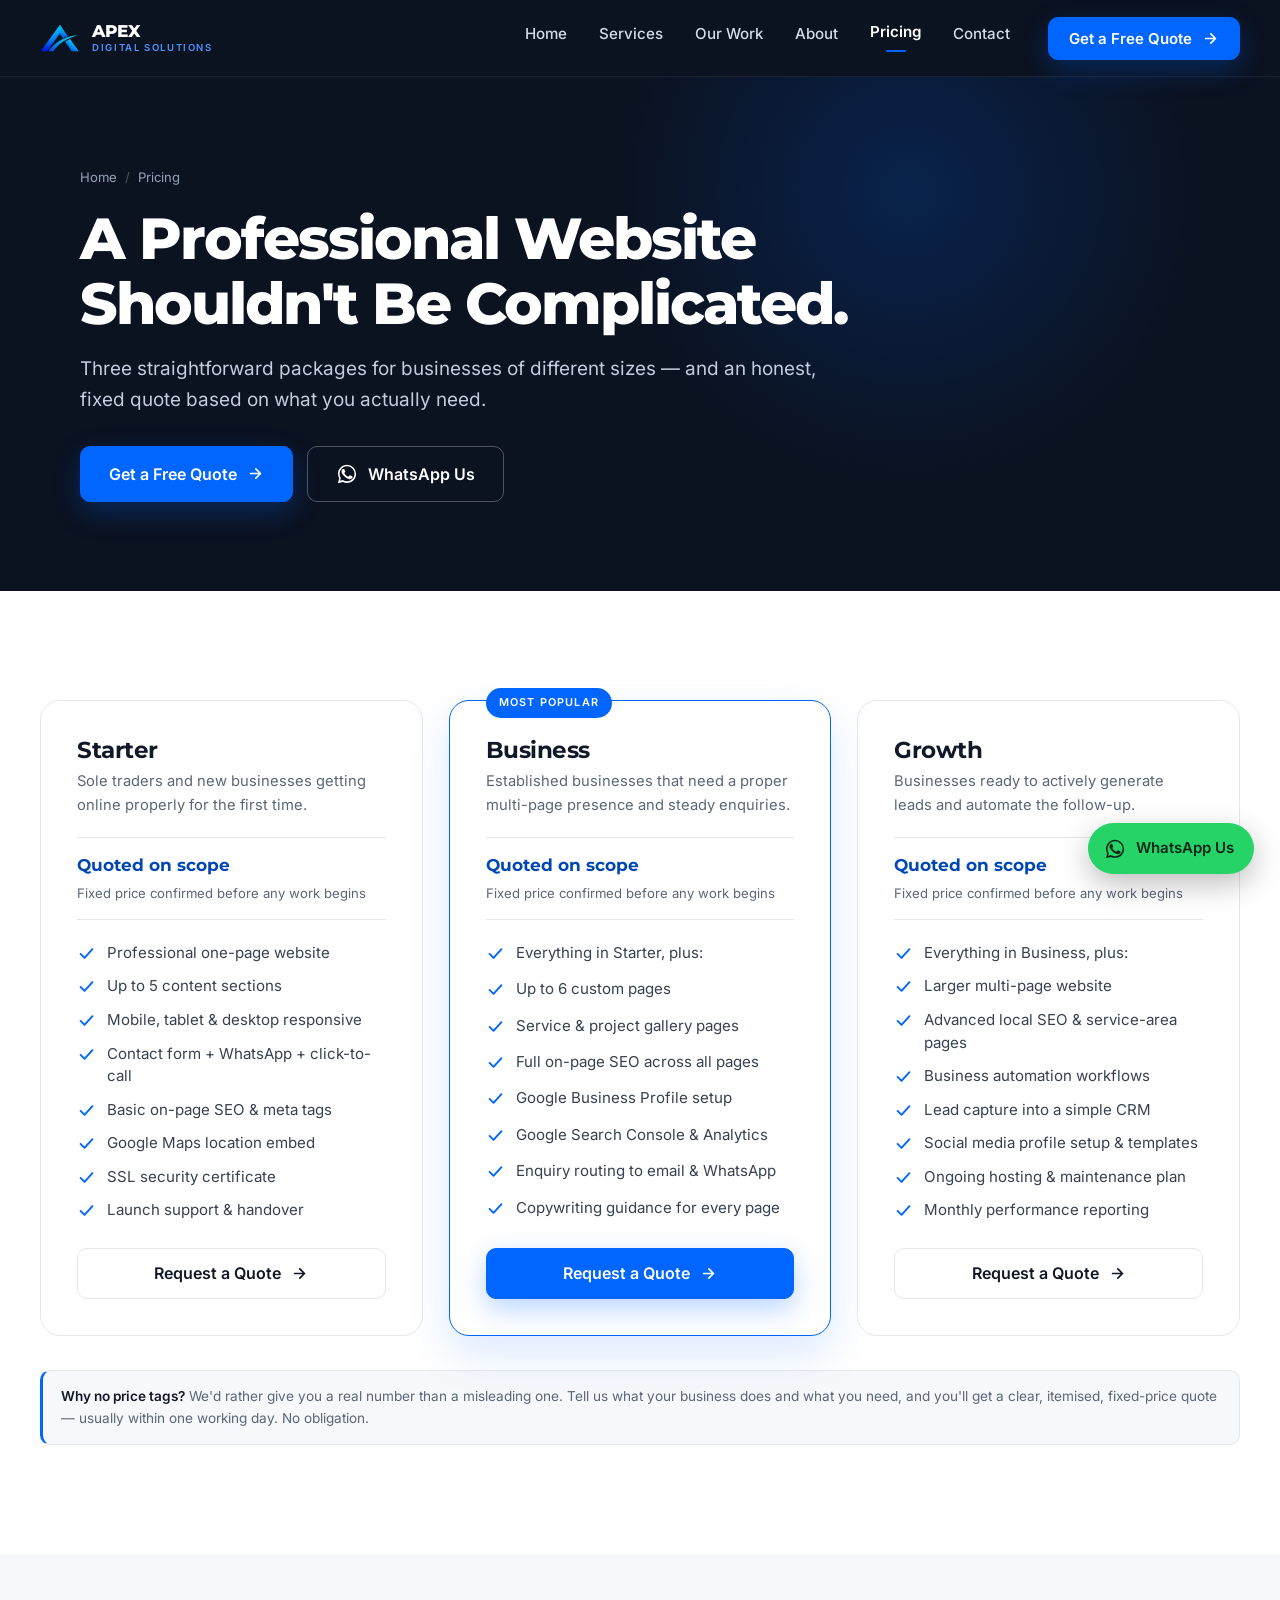
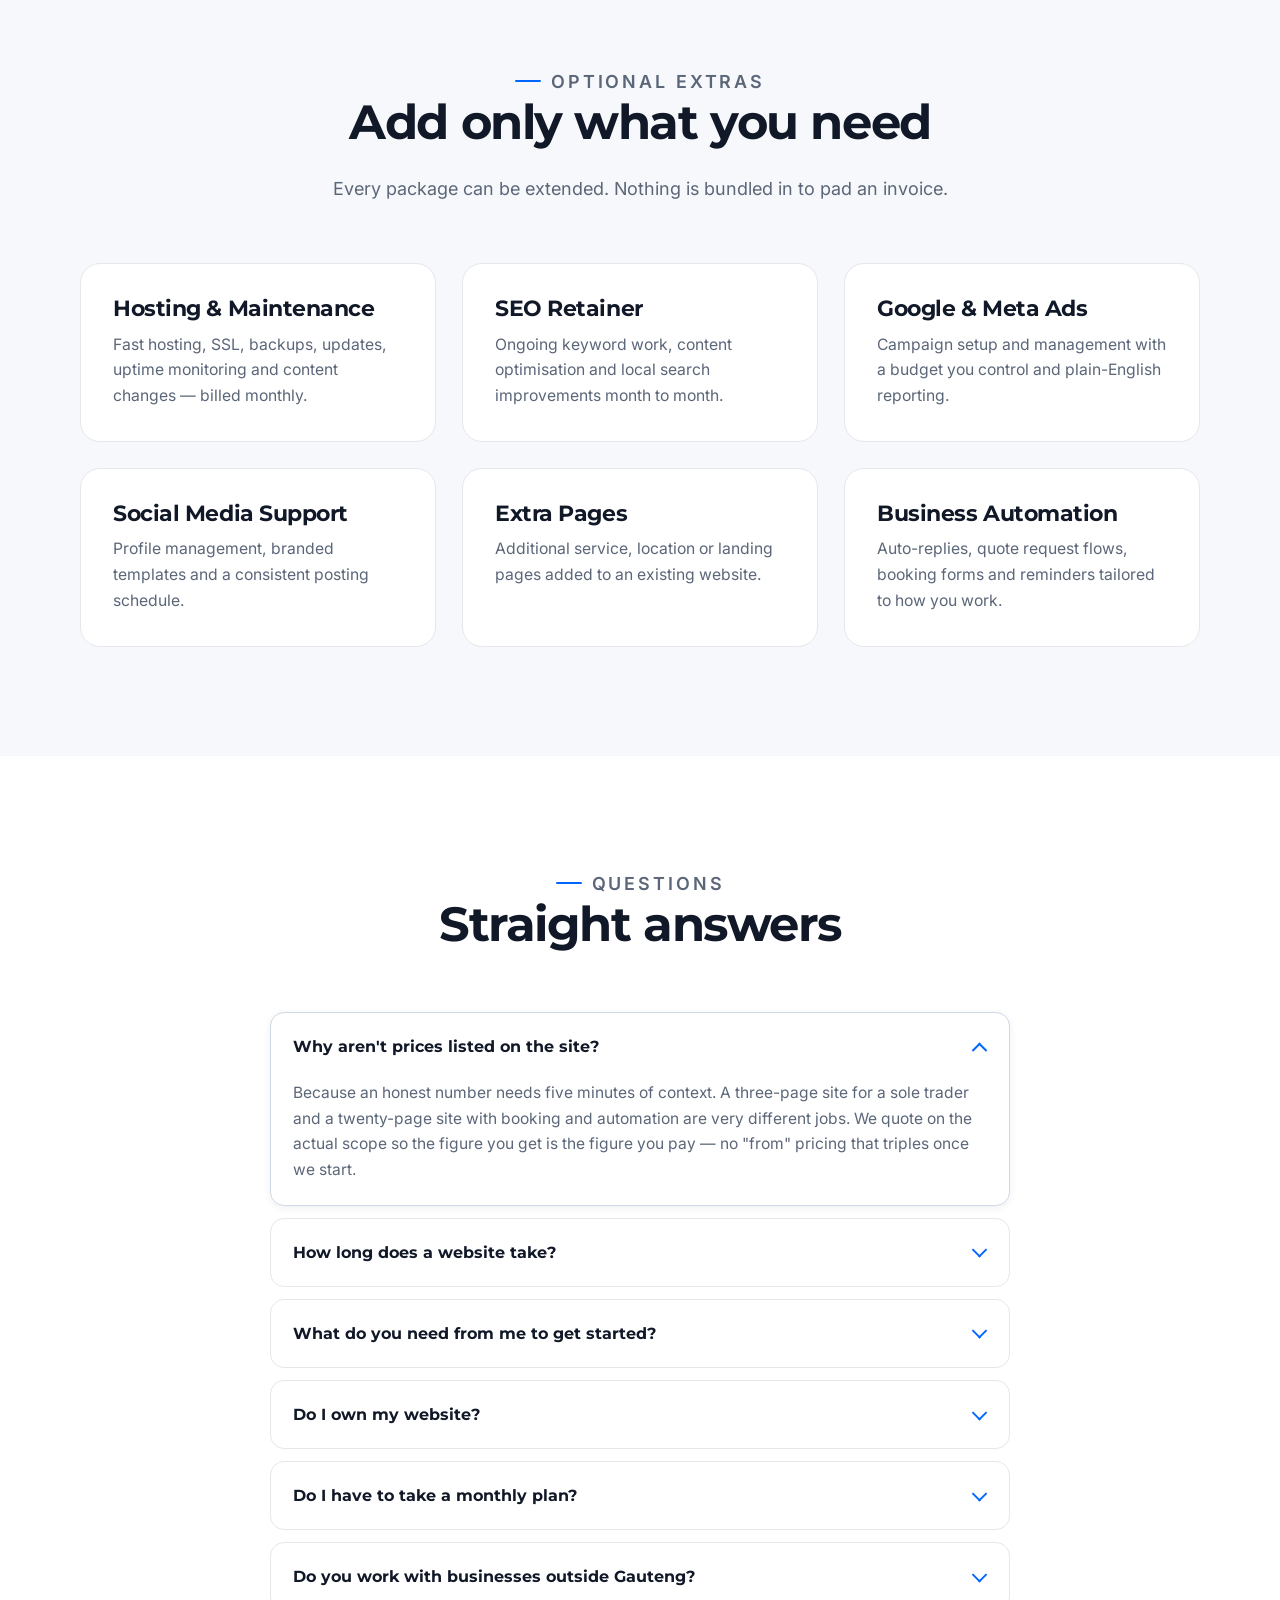
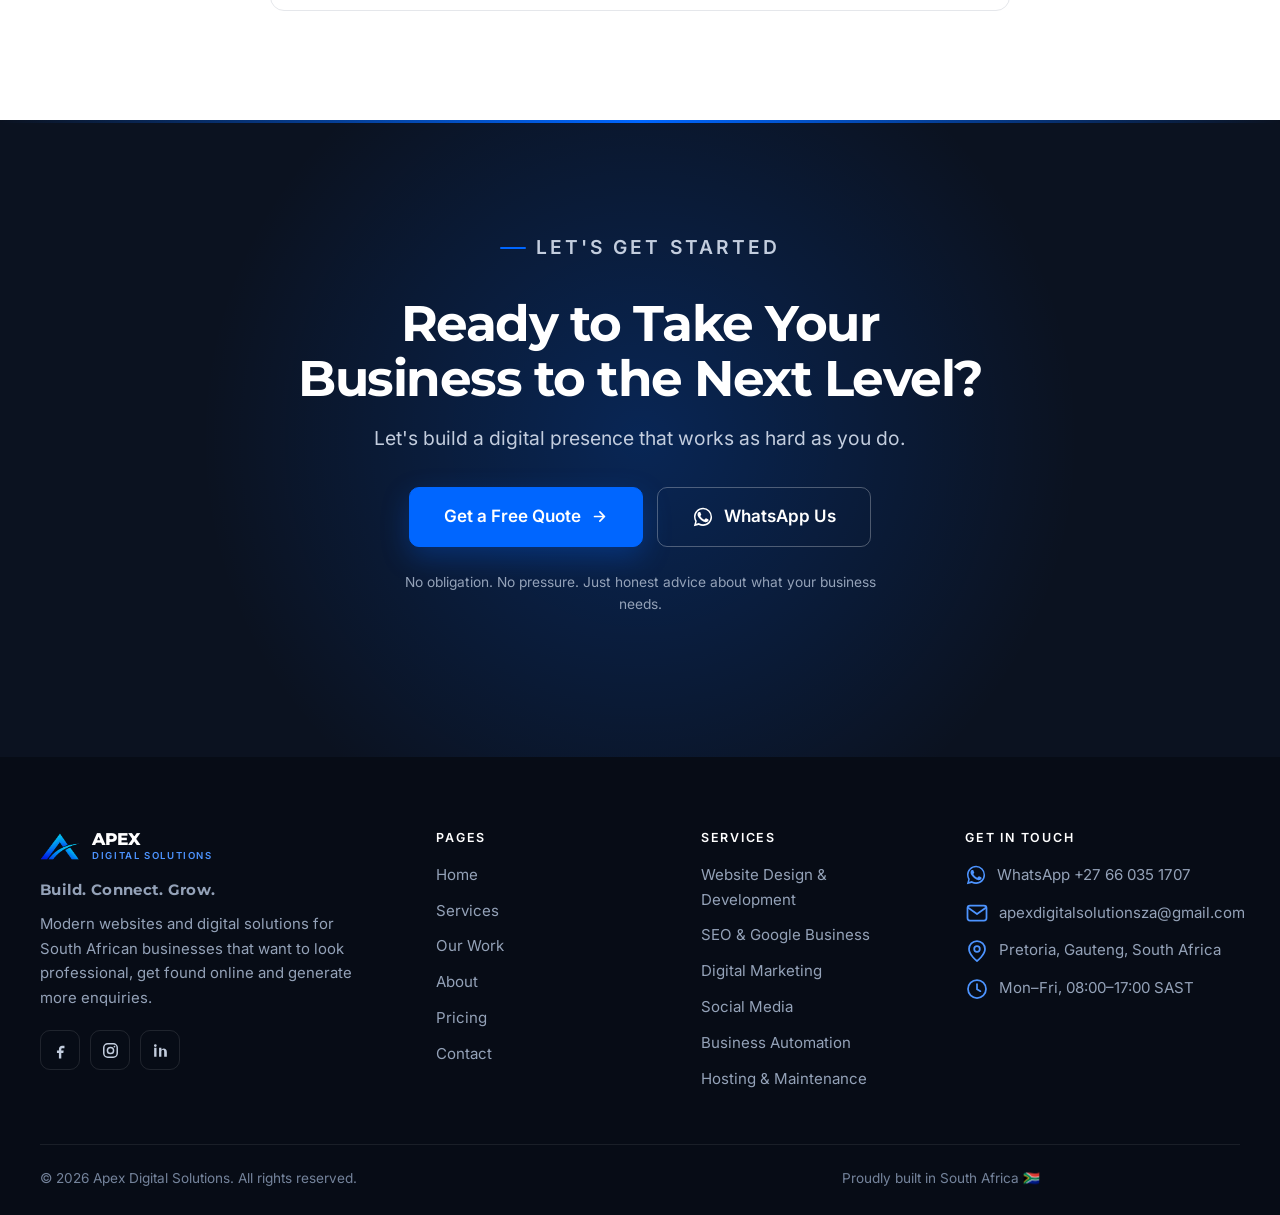
<file: site/pricing.html>
<!DOCTYPE html>
<html lang="en-ZA">
<head>
  <meta charset="utf-8">
  <meta name="viewport" content="width=device-width, initial-scale=1">
  <title>Pricing | Website Packages for SA Businesses | Apex Digital Solutions</title>
  <meta name="description" content="Straightforward website packages for South African businesses — Starter, Business and Growth. Fixed-price quotes based on your actual scope. Request a free quote today.">
  <link rel="canonical" href="https://www.apexdigitalsolutions.co.za/pricing.html">
  <meta name="theme-color" content="#0B1220">
  <meta name="author" content="Apex Digital Solutions">
  <meta name="robots" content="index, follow, max-image-preview:large">

  <meta property="og:type" content="website">
  <meta property="og:site_name" content="Apex Digital Solutions">
  <meta property="og:locale" content="en_ZA">
  <meta property="og:title" content="Pricing | Website Packages for SA Businesses | Apex Digital Solutions">
  <meta property="og:description" content="Straightforward website packages for South African businesses — Starter, Business and Growth. Fixed-price quotes based on your actual scope. Request a free quote today.">
  <meta property="og:url" content="https://www.apexdigitalsolutions.co.za/pricing.html">
  <meta property="og:image" content="https://www.apexdigitalsolutions.co.za/assets/img/og-image.jpg">
  <meta property="og:image:width" content="1200">
  <meta property="og:image:height" content="630">
  <meta name="twitter:card" content="summary_large_image">
  <meta name="twitter:title" content="Pricing | Website Packages for SA Businesses | Apex Digital Solutions">
  <meta name="twitter:description" content="Straightforward website packages for South African businesses — Starter, Business and Growth. Fixed-price quotes based on your actual scope. Request a free quote today.">
  <meta name="twitter:image" content="https://www.apexdigitalsolutions.co.za/assets/img/og-image.jpg">

  <link rel="icon" href="favicon.ico" sizes="any">
  <link rel="apple-touch-icon" href="assets/img/apple-touch-icon.png">
  <link rel="manifest" href="site.webmanifest">

  <link rel="preload" href="assets/fonts/montserrat-800.woff2" as="font" type="font/woff2" crossorigin>
  <link rel="preload" href="assets/fonts/inter-400.woff2" as="font" type="font/woff2" crossorigin>
  <link rel="stylesheet" href="assets/css/styles.css">

  <script type="application/ld+json">{"@context":"https://schema.org","@type":"ProfessionalService","@id":"https://www.apexdigitalsolutions.co.za/#organization","name":"Apex Digital Solutions","alternateName":"Apex Digital","slogan":"Build. Connect. Grow.","url":"https://www.apexdigitalsolutions.co.za/","logo":"https://www.apexdigitalsolutions.co.za/assets/img/logo-full.png","image":"https://www.apexdigitalsolutions.co.za/assets/img/og-image.jpg","email":"apexdigitalsolutionsza@gmail.com","telephone":"+27660351707","description":"South African web development and digital solutions company building modern, mobile-first websites, SEO and automation for service businesses.","address":{"@type":"PostalAddress","addressLocality":"Pretoria","addressRegion":"Gauteng","addressCountry":"ZA"},"areaServed":{"@type":"Country","name":"South Africa"},"priceRange":"Quoted per project","sameAs":["https://www.facebook.com/apexdigitalsolutions","https://www.instagram.com/apexdigitalsolutions","https://www.linkedin.com/company/apexdigitalsolutions"],"knowsAbout":["Web design","Web development","SEO","Google Business Profile","Digital marketing","Business automation","Website hosting"]}</script>
  <script type="application/ld+json">{"@context":"https://schema.org","@type":"BreadcrumbList","itemListElement":[{"@type":"ListItem","position":1,"name":"Home","item":"https://www.apexdigitalsolutions.co.za/"},{"@type":"ListItem","position":2,"name":"Pricing","item":"https://www.apexdigitalsolutions.co.za/pricing.html"}]}</script>
  <script type="application/ld+json">{"@context":"https://schema.org","@type":"FAQPage","mainEntity":[{"@type":"Question","name":"Why aren't prices listed on the site?","acceptedAnswer":{"@type":"Answer","text":"Because an honest number needs five minutes of context. A three-page site for a sole trader and a twenty-page site with booking and automation are very different jobs. We quote on the actual scope so the figure you get is the figure you pay — no &quot;from&quot; pricing that triples once we start."}},{"@type":"Question","name":"How long does a website take?","acceptedAnswer":{"@type":"Answer","text":"A Starter site is typically ready in about 1–2 weeks, Business in 2–4 weeks, and Growth projects 3–6 weeks depending on scope. The biggest variable is how quickly we get your content — photos, service details and logo."}},{"@type":"Question","name":"What do you need from me to get started?","acceptedAnswer":{"@type":"Answer","text":"Your logo if you have one, a few photos of your work, a list of your services and areas you cover, and your contact details. If you don't have good photos, we'll advise on what to shoot or source."}},{"@type":"Question","name":"Do I own my website?","acceptedAnswer":{"@type":"Answer","text":"Yes. The website, domain and content are yours. If you ever move elsewhere, we hand everything over cleanly — no hostage situations."}},{"@type":"Question","name":"Do I have to take a monthly plan?","acceptedAnswer":{"@type":"Answer","text":"No. Hosting and maintenance are optional. Most clients take it because they'd rather not deal with renewals, backups and updates, but you're free to host wherever you like."}},{"@type":"Question","name":"Do you work with businesses outside Gauteng?","acceptedAnswer":{"@type":"Answer","text":"Yes. We work with businesses across South Africa. Everything can be handled by WhatsApp, email and video call, and the process works exactly the same wherever you are."}}]}</script>
</head>
<body>
  <a class="skip-link" href="#main">Skip to main content</a>

  <header class="site-header">
    <div class="container container--wide">
      <nav class="nav" aria-label="Main navigation">
        <a class="brand" href="index.html" aria-label="Apex Digital Solutions — home">
          <img src="assets/img/logo-mark.png" width="128" height="87" alt="" decoding="async">
          <span class="brand-text">
            <span class="brand-name">APEX</span>
            <span class="brand-tag">Digital Solutions</span>
          </span>
        </a>

        <ul class="nav-links">
          <li><a href="index.html">Home</a></li>
          <li><a href="services.html">Services</a></li>
          <li><a href="work.html">Our Work</a></li>
          <li><a href="about.html">About</a></li>
          <li><a href="pricing.html" aria-current="page">Pricing</a></li>
          <li><a href="contact.html">Contact</a></li>
        </ul>

        <div class="nav-cta">
          <a class="btn btn--primary btn--sm" href="contact.html">Get a Free Quote <svg xmlns="http://www.w3.org/2000/svg" width="17" height="17" viewBox="0 0 24 24" fill="none" stroke="currentColor" stroke-width="2.4" stroke-linecap="round" stroke-linejoin="round" aria-hidden="true" focusable="false"><path d="M5 12h13M12.5 5.5 19 12l-6.5 6.5"/></svg></a>
          <button class="nav-toggle" type="button" aria-expanded="false" aria-controls="nav-drawer" aria-label="Open menu">
            <span class="bars" aria-hidden="true"></span>
          </button>
        </div>
      </nav>
    </div>
  </header>

  <div class="nav-drawer" id="nav-drawer">
    <div class="container">
      <ul>
        <li><a href="index.html">Home</a></li>
          <li><a href="services.html">Services</a></li>
          <li><a href="work.html">Our Work</a></li>
          <li><a href="about.html">About</a></li>
          <li><a href="pricing.html" aria-current="page">Pricing</a></li>
          <li><a href="contact.html">Contact</a></li>
      </ul>
      <a class="btn btn--primary" href="contact.html">Get a Free Quote <svg xmlns="http://www.w3.org/2000/svg" width="17" height="17" viewBox="0 0 24 24" fill="none" stroke="currentColor" stroke-width="2.4" stroke-linecap="round" stroke-linejoin="round" aria-hidden="true" focusable="false"><path d="M5 12h13M12.5 5.5 19 12l-6.5 6.5"/></svg></a>
      <p class="drawer-contact">Or message us on
        <a href="https://wa.me/27660351707?text=Hi%20Apex%20Digital%20Solutions%2C%20I%27d%20like%20a%20quote%20for%20a%20website." target="_blank" rel="noopener">WhatsApp</a> &middot;
        <a href="mailto:apexdigitalsolutionsza@gmail.com">apexdigitalsolutionsza@gmail.com</a>
      </p>
    </div>
  </div>

  <main id="main">
    <section class="page-hero">
      <div class="container">
        <ol class="breadcrumb"><li><a href="index.html">Home</a></li><li aria-current="page">Pricing</li></ol>
        <h1 data-reveal>A Professional Website Shouldn't Be Complicated.</h1>
        <p data-reveal style="--delay:80ms">Three straightforward packages for businesses of different sizes — and an honest, fixed quote based on what you actually need.</p>
      <div class="btn-row" data-reveal style="--delay:150ms">
        <a class="btn btn--primary" href="contact.html">Get a Free Quote <svg xmlns="http://www.w3.org/2000/svg" width="17" height="17" viewBox="0 0 24 24" fill="none" stroke="currentColor" stroke-width="2.4" stroke-linecap="round" stroke-linejoin="round" aria-hidden="true" focusable="false"><path d="M5 12h13M12.5 5.5 19 12l-6.5 6.5"/></svg></a>
        <a class="btn btn--ghost-light" href="https://wa.me/27660351707?text=Hi%20Apex%20Digital%20Solutions%2C%20I%27d%20like%20a%20quote%20for%20a%20website." target="_blank" rel="noopener"><svg xmlns="http://www.w3.org/2000/svg" width="22" height="22" viewBox="0 0 24 24" fill="currentColor" aria-hidden="true" focusable="false"><path d="M17.47 14.38c-.3-.15-1.75-.86-2.02-.96-.27-.1-.47-.15-.67.15s-.77.96-.94 1.16c-.17.2-.35.22-.65.07-.3-.15-1.25-.46-2.39-1.47-.88-.79-1.48-1.76-1.65-2.06-.17-.3-.02-.46.13-.61.14-.14.3-.35.45-.52.15-.17.2-.3.3-.5.1-.2.05-.37-.02-.52-.08-.15-.67-1.61-.92-2.2-.24-.58-.49-.5-.67-.51h-.57c-.2 0-.52.07-.79.37-.27.3-1.04 1.01-1.04 2.47s1.06 2.86 1.21 3.06c.15.2 2.1 3.2 5.08 4.49.71.3 1.26.48 1.69.62.71.23 1.36.19 1.87.12.57-.09 1.75-.72 2-1.41.25-.69.25-1.28.17-1.4-.07-.13-.27-.2-.57-.35Z"/><path d="M12.04 2C6.6 2 2.18 6.42 2.18 11.86c0 1.74.46 3.44 1.32 4.94L2 22l5.34-1.4a9.82 9.82 0 0 0 4.7 1.2h.01c5.43 0 9.85-4.42 9.85-9.86A9.8 9.8 0 0 0 12.04 2Zm0 17.96a8.2 8.2 0 0 1-4.17-1.14l-.3-.18-3.1.81.83-3.02-.2-.31a8.13 8.13 0 0 1-1.25-4.36 8.2 8.2 0 1 1 8.19 8.2Z"/></svg> WhatsApp Us</a>
      </div>
      </div>
    </section>

    <section class="section" aria-labelledby="packages-heading">
      <div class="container container--wide">
        <h2 class="sr-only" id="packages-heading">Website packages</h2>
        <div class="grid grid--3">
        <article class="price-card" data-reveal style="--delay:0ms">
          
          <h3>Starter</h3>
          <p class="price-for">Sole traders and new businesses getting online properly for the first time.</p>
          <p class="price-quote">Quoted on scope<small>Fixed price confirmed before any work begins</small></p>
          <ul class="feature-list"><li><svg xmlns="http://www.w3.org/2000/svg" width="20" height="20" viewBox="0 0 24 24" fill="none" stroke="currentColor" stroke-width="2.4" stroke-linecap="round" stroke-linejoin="round" aria-hidden="true" focusable="false"><path d="m4.5 12.5 5 5 10-11"/></svg><span>Professional one-page website</span></li><li><svg xmlns="http://www.w3.org/2000/svg" width="20" height="20" viewBox="0 0 24 24" fill="none" stroke="currentColor" stroke-width="2.4" stroke-linecap="round" stroke-linejoin="round" aria-hidden="true" focusable="false"><path d="m4.5 12.5 5 5 10-11"/></svg><span>Up to 5 content sections</span></li><li><svg xmlns="http://www.w3.org/2000/svg" width="20" height="20" viewBox="0 0 24 24" fill="none" stroke="currentColor" stroke-width="2.4" stroke-linecap="round" stroke-linejoin="round" aria-hidden="true" focusable="false"><path d="m4.5 12.5 5 5 10-11"/></svg><span>Mobile, tablet &amp; desktop responsive</span></li><li><svg xmlns="http://www.w3.org/2000/svg" width="20" height="20" viewBox="0 0 24 24" fill="none" stroke="currentColor" stroke-width="2.4" stroke-linecap="round" stroke-linejoin="round" aria-hidden="true" focusable="false"><path d="m4.5 12.5 5 5 10-11"/></svg><span>Contact form + WhatsApp + click-to-call</span></li><li><svg xmlns="http://www.w3.org/2000/svg" width="20" height="20" viewBox="0 0 24 24" fill="none" stroke="currentColor" stroke-width="2.4" stroke-linecap="round" stroke-linejoin="round" aria-hidden="true" focusable="false"><path d="m4.5 12.5 5 5 10-11"/></svg><span>Basic on-page SEO &amp; meta tags</span></li><li><svg xmlns="http://www.w3.org/2000/svg" width="20" height="20" viewBox="0 0 24 24" fill="none" stroke="currentColor" stroke-width="2.4" stroke-linecap="round" stroke-linejoin="round" aria-hidden="true" focusable="false"><path d="m4.5 12.5 5 5 10-11"/></svg><span>Google Maps location embed</span></li><li><svg xmlns="http://www.w3.org/2000/svg" width="20" height="20" viewBox="0 0 24 24" fill="none" stroke="currentColor" stroke-width="2.4" stroke-linecap="round" stroke-linejoin="round" aria-hidden="true" focusable="false"><path d="m4.5 12.5 5 5 10-11"/></svg><span>SSL security certificate</span></li><li><svg xmlns="http://www.w3.org/2000/svg" width="20" height="20" viewBox="0 0 24 24" fill="none" stroke="currentColor" stroke-width="2.4" stroke-linecap="round" stroke-linejoin="round" aria-hidden="true" focusable="false"><path d="m4.5 12.5 5 5 10-11"/></svg><span>Launch support &amp; handover</span></li></ul>
          <a class="btn btn--outline btn--block" href="contact.html">Request a Quote <svg xmlns="http://www.w3.org/2000/svg" width="17" height="17" viewBox="0 0 24 24" fill="none" stroke="currentColor" stroke-width="2.4" stroke-linecap="round" stroke-linejoin="round" aria-hidden="true" focusable="false"><path d="M5 12h13M12.5 5.5 19 12l-6.5 6.5"/></svg></a>
        </article>
        <article class="price-card is-featured" data-reveal style="--delay:80ms">
          <span class="price-badge">Most popular</span>
          <h3>Business</h3>
          <p class="price-for">Established businesses that need a proper multi-page presence and steady enquiries.</p>
          <p class="price-quote">Quoted on scope<small>Fixed price confirmed before any work begins</small></p>
          <ul class="feature-list"><li><svg xmlns="http://www.w3.org/2000/svg" width="20" height="20" viewBox="0 0 24 24" fill="none" stroke="currentColor" stroke-width="2.4" stroke-linecap="round" stroke-linejoin="round" aria-hidden="true" focusable="false"><path d="m4.5 12.5 5 5 10-11"/></svg><span>Everything in Starter, plus:</span></li><li><svg xmlns="http://www.w3.org/2000/svg" width="20" height="20" viewBox="0 0 24 24" fill="none" stroke="currentColor" stroke-width="2.4" stroke-linecap="round" stroke-linejoin="round" aria-hidden="true" focusable="false"><path d="m4.5 12.5 5 5 10-11"/></svg><span>Up to 6 custom pages</span></li><li><svg xmlns="http://www.w3.org/2000/svg" width="20" height="20" viewBox="0 0 24 24" fill="none" stroke="currentColor" stroke-width="2.4" stroke-linecap="round" stroke-linejoin="round" aria-hidden="true" focusable="false"><path d="m4.5 12.5 5 5 10-11"/></svg><span>Service &amp; project gallery pages</span></li><li><svg xmlns="http://www.w3.org/2000/svg" width="20" height="20" viewBox="0 0 24 24" fill="none" stroke="currentColor" stroke-width="2.4" stroke-linecap="round" stroke-linejoin="round" aria-hidden="true" focusable="false"><path d="m4.5 12.5 5 5 10-11"/></svg><span>Full on-page SEO across all pages</span></li><li><svg xmlns="http://www.w3.org/2000/svg" width="20" height="20" viewBox="0 0 24 24" fill="none" stroke="currentColor" stroke-width="2.4" stroke-linecap="round" stroke-linejoin="round" aria-hidden="true" focusable="false"><path d="m4.5 12.5 5 5 10-11"/></svg><span>Google Business Profile setup</span></li><li><svg xmlns="http://www.w3.org/2000/svg" width="20" height="20" viewBox="0 0 24 24" fill="none" stroke="currentColor" stroke-width="2.4" stroke-linecap="round" stroke-linejoin="round" aria-hidden="true" focusable="false"><path d="m4.5 12.5 5 5 10-11"/></svg><span>Google Search Console &amp; Analytics</span></li><li><svg xmlns="http://www.w3.org/2000/svg" width="20" height="20" viewBox="0 0 24 24" fill="none" stroke="currentColor" stroke-width="2.4" stroke-linecap="round" stroke-linejoin="round" aria-hidden="true" focusable="false"><path d="m4.5 12.5 5 5 10-11"/></svg><span>Enquiry routing to email &amp; WhatsApp</span></li><li><svg xmlns="http://www.w3.org/2000/svg" width="20" height="20" viewBox="0 0 24 24" fill="none" stroke="currentColor" stroke-width="2.4" stroke-linecap="round" stroke-linejoin="round" aria-hidden="true" focusable="false"><path d="m4.5 12.5 5 5 10-11"/></svg><span>Copywriting guidance for every page</span></li></ul>
          <a class="btn btn--primary btn--block" href="contact.html">Request a Quote <svg xmlns="http://www.w3.org/2000/svg" width="17" height="17" viewBox="0 0 24 24" fill="none" stroke="currentColor" stroke-width="2.4" stroke-linecap="round" stroke-linejoin="round" aria-hidden="true" focusable="false"><path d="M5 12h13M12.5 5.5 19 12l-6.5 6.5"/></svg></a>
        </article>
        <article class="price-card" data-reveal style="--delay:160ms">
          
          <h3>Growth</h3>
          <p class="price-for">Businesses ready to actively generate leads and automate the follow-up.</p>
          <p class="price-quote">Quoted on scope<small>Fixed price confirmed before any work begins</small></p>
          <ul class="feature-list"><li><svg xmlns="http://www.w3.org/2000/svg" width="20" height="20" viewBox="0 0 24 24" fill="none" stroke="currentColor" stroke-width="2.4" stroke-linecap="round" stroke-linejoin="round" aria-hidden="true" focusable="false"><path d="m4.5 12.5 5 5 10-11"/></svg><span>Everything in Business, plus:</span></li><li><svg xmlns="http://www.w3.org/2000/svg" width="20" height="20" viewBox="0 0 24 24" fill="none" stroke="currentColor" stroke-width="2.4" stroke-linecap="round" stroke-linejoin="round" aria-hidden="true" focusable="false"><path d="m4.5 12.5 5 5 10-11"/></svg><span>Larger multi-page website</span></li><li><svg xmlns="http://www.w3.org/2000/svg" width="20" height="20" viewBox="0 0 24 24" fill="none" stroke="currentColor" stroke-width="2.4" stroke-linecap="round" stroke-linejoin="round" aria-hidden="true" focusable="false"><path d="m4.5 12.5 5 5 10-11"/></svg><span>Advanced local SEO &amp; service-area pages</span></li><li><svg xmlns="http://www.w3.org/2000/svg" width="20" height="20" viewBox="0 0 24 24" fill="none" stroke="currentColor" stroke-width="2.4" stroke-linecap="round" stroke-linejoin="round" aria-hidden="true" focusable="false"><path d="m4.5 12.5 5 5 10-11"/></svg><span>Business automation workflows</span></li><li><svg xmlns="http://www.w3.org/2000/svg" width="20" height="20" viewBox="0 0 24 24" fill="none" stroke="currentColor" stroke-width="2.4" stroke-linecap="round" stroke-linejoin="round" aria-hidden="true" focusable="false"><path d="m4.5 12.5 5 5 10-11"/></svg><span>Lead capture into a simple CRM</span></li><li><svg xmlns="http://www.w3.org/2000/svg" width="20" height="20" viewBox="0 0 24 24" fill="none" stroke="currentColor" stroke-width="2.4" stroke-linecap="round" stroke-linejoin="round" aria-hidden="true" focusable="false"><path d="m4.5 12.5 5 5 10-11"/></svg><span>Social media profile setup &amp; templates</span></li><li><svg xmlns="http://www.w3.org/2000/svg" width="20" height="20" viewBox="0 0 24 24" fill="none" stroke="currentColor" stroke-width="2.4" stroke-linecap="round" stroke-linejoin="round" aria-hidden="true" focusable="false"><path d="m4.5 12.5 5 5 10-11"/></svg><span>Ongoing hosting &amp; maintenance plan</span></li><li><svg xmlns="http://www.w3.org/2000/svg" width="20" height="20" viewBox="0 0 24 24" fill="none" stroke="currentColor" stroke-width="2.4" stroke-linecap="round" stroke-linejoin="round" aria-hidden="true" focusable="false"><path d="m4.5 12.5 5 5 10-11"/></svg><span>Monthly performance reporting</span></li></ul>
          <a class="btn btn--outline btn--block" href="contact.html">Request a Quote <svg xmlns="http://www.w3.org/2000/svg" width="17" height="17" viewBox="0 0 24 24" fill="none" stroke="currentColor" stroke-width="2.4" stroke-linecap="round" stroke-linejoin="round" aria-hidden="true" focusable="false"><path d="M5 12h13M12.5 5.5 19 12l-6.5 6.5"/></svg></a>
        </article>
        </div>
        <p class="note" data-reveal>
          <strong>Why no price tags?</strong> We'd rather give you a real number than a misleading one.
          Tell us what your business does and what you need, and you'll get a clear, itemised,
          fixed-price quote — usually within one working day. No obligation.
        </p>
      </div>
    </section>

    <section class="section section--light">
      <div class="container">
        <div class="section-head section-head--center">
          <p class="eyebrow" data-reveal>Optional extras</p>
          <h2 data-reveal style="--delay:60ms">Add only what you need</h2>
          <p data-reveal style="--delay:120ms">
            Every package can be extended. Nothing is bundled in to pad an invoice.
          </p>
        </div>
        <div class="grid grid--3">
          <article class="card" data-reveal style="--delay:0ms">
            <h3>Hosting &amp; Maintenance</h3>
            <p>Fast hosting, SSL, backups, updates, uptime monitoring and content changes — billed monthly.</p>
          </article>
          <article class="card" data-reveal style="--delay:60ms">
            <h3>SEO Retainer</h3>
            <p>Ongoing keyword work, content optimisation and local search improvements month to month.</p>
          </article>
          <article class="card" data-reveal style="--delay:120ms">
            <h3>Google &amp; Meta Ads</h3>
            <p>Campaign setup and management with a budget you control and plain-English reporting.</p>
          </article>
          <article class="card" data-reveal style="--delay:0ms">
            <h3>Social Media Support</h3>
            <p>Profile management, branded templates and a consistent posting schedule.</p>
          </article>
          <article class="card" data-reveal style="--delay:60ms">
            <h3>Extra Pages</h3>
            <p>Additional service, location or landing pages added to an existing website.</p>
          </article>
          <article class="card" data-reveal style="--delay:120ms">
            <h3>Business Automation</h3>
            <p>Auto-replies, quote request flows, booking forms and reminders tailored to how you work.</p>
          </article>
        </div>
      </div>
    </section>

    <section class="section">
      <div class="container container--narrow">
        <div class="section-head section-head--center">
          <p class="eyebrow" data-reveal>Questions</p>
          <h2 data-reveal style="--delay:60ms">Straight answers</h2>
        </div>
        <div class="faq" data-reveal>
          <details open>
            <summary>Why aren't prices listed on the site?</summary>
            <div class="faq-body"><p>Because an honest number needs five minutes of context. A three-page site for a sole trader and a twenty-page site with booking and automation are very different jobs. We quote on the actual scope so the figure you get is the figure you pay — no &quot;from&quot; pricing that triples once we start.</p></div>
          </details>
          <details>
            <summary>How long does a website take?</summary>
            <div class="faq-body"><p>A Starter site is typically ready in about 1–2 weeks, Business in 2–4 weeks, and Growth projects 3–6 weeks depending on scope. The biggest variable is how quickly we get your content — photos, service details and logo.</p></div>
          </details>
          <details>
            <summary>What do you need from me to get started?</summary>
            <div class="faq-body"><p>Your logo if you have one, a few photos of your work, a list of your services and areas you cover, and your contact details. If you don't have good photos, we'll advise on what to shoot or source.</p></div>
          </details>
          <details>
            <summary>Do I own my website?</summary>
            <div class="faq-body"><p>Yes. The website, domain and content are yours. If you ever move elsewhere, we hand everything over cleanly — no hostage situations.</p></div>
          </details>
          <details>
            <summary>Do I have to take a monthly plan?</summary>
            <div class="faq-body"><p>No. Hosting and maintenance are optional. Most clients take it because they'd rather not deal with renewals, backups and updates, but you're free to host wherever you like.</p></div>
          </details>
          <details>
            <summary>Do you work with businesses outside Gauteng?</summary>
            <div class="faq-body"><p>Yes. We work with businesses across South Africa. Everything can be handled by WhatsApp, email and video call, and the process works exactly the same wherever you are.</p></div>
          </details>
        </div>
      </div>
    </section>

  <section class="cta-band section">
    <div class="container container--narrow">
      <p class="eyebrow" data-reveal>Let's get started</p>
      <h2 data-reveal style="--delay:60ms">Ready to Take Your Business to the Next Level?</h2>
      <p data-reveal style="--delay:120ms">Let's build a digital presence that works as hard as you do.</p>
      <div class="btn-row btn-row--center" data-reveal style="--delay:180ms">
        <a class="btn btn--primary btn--lg" href="contact.html">Get a Free Quote <svg xmlns="http://www.w3.org/2000/svg" width="17" height="17" viewBox="0 0 24 24" fill="none" stroke="currentColor" stroke-width="2.4" stroke-linecap="round" stroke-linejoin="round" aria-hidden="true" focusable="false"><path d="M5 12h13M12.5 5.5 19 12l-6.5 6.5"/></svg></a>
        <a class="btn btn--ghost-light btn--lg" href="https://wa.me/27660351707?text=Hi%20Apex%20Digital%20Solutions%2C%20I%27d%20like%20a%20quote%20for%20a%20website." target="_blank" rel="noopener"><svg xmlns="http://www.w3.org/2000/svg" width="22" height="22" viewBox="0 0 24 24" fill="currentColor" aria-hidden="true" focusable="false"><path d="M17.47 14.38c-.3-.15-1.75-.86-2.02-.96-.27-.1-.47-.15-.67.15s-.77.96-.94 1.16c-.17.2-.35.22-.65.07-.3-.15-1.25-.46-2.39-1.47-.88-.79-1.48-1.76-1.65-2.06-.17-.3-.02-.46.13-.61.14-.14.3-.35.45-.52.15-.17.2-.3.3-.5.1-.2.05-.37-.02-.52-.08-.15-.67-1.61-.92-2.2-.24-.58-.49-.5-.67-.51h-.57c-.2 0-.52.07-.79.37-.27.3-1.04 1.01-1.04 2.47s1.06 2.86 1.21 3.06c.15.2 2.1 3.2 5.08 4.49.71.3 1.26.48 1.69.62.71.23 1.36.19 1.87.12.57-.09 1.75-.72 2-1.41.25-.69.25-1.28.17-1.4-.07-.13-.27-.2-.57-.35Z"/><path d="M12.04 2C6.6 2 2.18 6.42 2.18 11.86c0 1.74.46 3.44 1.32 4.94L2 22l5.34-1.4a9.82 9.82 0 0 0 4.7 1.2h.01c5.43 0 9.85-4.42 9.85-9.86A9.8 9.8 0 0 0 12.04 2Zm0 17.96a8.2 8.2 0 0 1-4.17-1.14l-.3-.18-3.1.81.83-3.02-.2-.31a8.13 8.13 0 0 1-1.25-4.36 8.2 8.2 0 1 1 8.19 8.2Z"/></svg> WhatsApp Us</a>
      </div>
      <p class="micro" data-reveal style="--delay:240ms">No obligation. No pressure. Just honest advice about what your business needs.</p>
    </div>
  </section>
  </main>

  <footer class="site-footer">
    <div class="container container--wide">
      <div class="footer-grid">
        <div class="footer-brand">
          <a class="brand" href="index.html" aria-label="Apex Digital Solutions — home">
            <img src="assets/img/logo-mark.png" width="128" height="87" alt="" decoding="async" loading="lazy">
            <span class="brand-text">
              <span class="brand-name">APEX</span>
              <span class="brand-tag">Digital Solutions</span>
            </span>
          </a>
          <p class="footer-tag">Build. Connect. Grow.</p>
          <p>Modern websites and digital solutions for South African businesses that want to look professional, get found online and generate more enquiries.</p>
          <div class="socials">
            <a href="https://www.facebook.com/apexdigitalsolutions" target="_blank" rel="noopener" aria-label="Apex Digital Solutions on Facebook"><svg xmlns="http://www.w3.org/2000/svg" width="19" height="19" viewBox="0 0 24 24" fill="currentColor" aria-hidden="true" focusable="false"><path d="M14 9h3V6h-3c-2.2 0-4 1.8-4 4v2H7.5v3H10v7h3v-7h2.6l.4-3H13v-2c0-.6.4-1 1-1Z"/></svg></a>
            <a href="https://www.instagram.com/apexdigitalsolutions" target="_blank" rel="noopener" aria-label="Apex Digital Solutions on Instagram"><svg xmlns="http://www.w3.org/2000/svg" width="19" height="19" viewBox="0 0 24 24" fill="none" stroke="currentColor" stroke-width="1.9" aria-hidden="true" focusable="false"><rect x="3.5" y="3.5" width="17" height="17" rx="5"/><circle cx="12" cy="12" r="3.9"/><circle cx="17" cy="7" r="1.1" fill="currentColor" stroke="none"/></svg></a>
            <a href="https://www.linkedin.com/company/apexdigitalsolutions" target="_blank" rel="noopener" aria-label="Apex Digital Solutions on LinkedIn"><svg xmlns="http://www.w3.org/2000/svg" width="19" height="19" viewBox="0 0 24 24" fill="currentColor" aria-hidden="true" focusable="false"><path d="M6.94 8.5H4V20h2.94V8.5ZM5.47 4a1.72 1.72 0 1 0 0 3.44 1.72 1.72 0 0 0 0-3.44ZM20 13.9c0-3.1-1.66-4.55-3.87-4.55-1.79 0-2.59.98-3.03 1.67V8.5H10.2V20h2.9v-6.3c0-1.33.25-2.62 1.9-2.62 1.63 0 1.65 1.52 1.65 2.7V20H20v-6.1Z"/></svg></a>
          </div>
        </div>

        <nav aria-labelledby="f-pages">
          <h2 class="footer-head" id="f-pages">Pages</h2>
          <ul class="footer-links">
            <li><a href="index.html">Home</a></li>
            <li><a href="services.html">Services</a></li>
            <li><a href="work.html">Our Work</a></li>
            <li><a href="about.html">About</a></li>
            <li><a href="pricing.html">Pricing</a></li>
            <li><a href="contact.html">Contact</a></li>
          </ul>
        </nav>

        <nav aria-labelledby="f-services">
          <h2 class="footer-head" id="f-services">Services</h2>
          <ul class="footer-links">
            <li><a href="services.html#web-design">Website Design &amp; Development</a></li>
            <li><a href="services.html#seo">SEO &amp; Google Business</a></li>
            <li><a href="services.html#marketing">Digital Marketing</a></li>
            <li><a href="services.html#social">Social Media</a></li>
            <li><a href="services.html#automation">Business Automation</a></li>
            <li><a href="services.html#hosting">Hosting &amp; Maintenance</a></li>
          </ul>
        </nav>

        <div>
          <h2 class="footer-head">Get in touch</h2>
          <div class="footer-contact">
            <a href="https://wa.me/27660351707?text=Hi%20Apex%20Digital%20Solutions%2C%20I%27d%20like%20a%20quote%20for%20a%20website." target="_blank" rel="noopener"><svg xmlns="http://www.w3.org/2000/svg" width="22" height="22" viewBox="0 0 24 24" fill="currentColor" aria-hidden="true" focusable="false"><path d="M17.47 14.38c-.3-.15-1.75-.86-2.02-.96-.27-.1-.47-.15-.67.15s-.77.96-.94 1.16c-.17.2-.35.22-.65.07-.3-.15-1.25-.46-2.39-1.47-.88-.79-1.48-1.76-1.65-2.06-.17-.3-.02-.46.13-.61.14-.14.3-.35.45-.52.15-.17.2-.3.3-.5.1-.2.05-.37-.02-.52-.08-.15-.67-1.61-.92-2.2-.24-.58-.49-.5-.67-.51h-.57c-.2 0-.52.07-.79.37-.27.3-1.04 1.01-1.04 2.47s1.06 2.86 1.21 3.06c.15.2 2.1 3.2 5.08 4.49.71.3 1.26.48 1.69.62.71.23 1.36.19 1.87.12.57-.09 1.75-.72 2-1.41.25-.69.25-1.28.17-1.4-.07-.13-.27-.2-.57-.35Z"/><path d="M12.04 2C6.6 2 2.18 6.42 2.18 11.86c0 1.74.46 3.44 1.32 4.94L2 22l5.34-1.4a9.82 9.82 0 0 0 4.7 1.2h.01c5.43 0 9.85-4.42 9.85-9.86A9.8 9.8 0 0 0 12.04 2Zm0 17.96a8.2 8.2 0 0 1-4.17-1.14l-.3-.18-3.1.81.83-3.02-.2-.31a8.13 8.13 0 0 1-1.25-4.36 8.2 8.2 0 1 1 8.19 8.2Z"/></svg> WhatsApp +27 66 035 1707</a>
            <a href="mailto:apexdigitalsolutionsza@gmail.com"><svg xmlns="http://www.w3.org/2000/svg" width="24" height="24" viewBox="0 0 24 24" fill="none" stroke="currentColor" stroke-width="1.75" stroke-linecap="round" stroke-linejoin="round" aria-hidden="true" focusable="false"><rect x="2.5" y="4.5" width="19" height="15" rx="2.5"/><path d="m3.5 7 8.5 6 8.5-6"/></svg> apexdigitalsolutionsza@gmail.com</a>
            <span><svg xmlns="http://www.w3.org/2000/svg" width="24" height="24" viewBox="0 0 24 24" fill="none" stroke="currentColor" stroke-width="1.75" stroke-linecap="round" stroke-linejoin="round" aria-hidden="true" focusable="false"><path d="M20 10c0 6-8 12-8 12s-8-6-8-12a8 8 0 0 1 16 0Z"/><circle cx="12" cy="10" r="2.8"/></svg> Pretoria, Gauteng, South Africa</span>
            <span><svg xmlns="http://www.w3.org/2000/svg" width="24" height="24" viewBox="0 0 24 24" fill="none" stroke="currentColor" stroke-width="1.75" stroke-linecap="round" stroke-linejoin="round" aria-hidden="true" focusable="false"><circle cx="12" cy="12" r="9"/><path d="M12 7v5.2l3.4 2"/></svg> Mon–Fri, 08:00–17:00 SAST</span>
          </div>
        </div>
      </div>

      <div class="footer-bottom">
        <p>&copy; <span data-year>2026</span> Apex Digital Solutions. All rights reserved.</p>
        <p class="flag">Proudly built in South Africa 🇿🇦</p>
      </div>
    </div>
  </footer>

  <a class="wa-float" href="https://wa.me/27660351707?text=Hi%20Apex%20Digital%20Solutions%2C%20I%27d%20like%20a%20quote%20for%20a%20website." target="_blank" rel="noopener" aria-label="Chat to Apex Digital Solutions on WhatsApp">
    <svg xmlns="http://www.w3.org/2000/svg" width="22" height="22" viewBox="0 0 24 24" fill="currentColor" aria-hidden="true" focusable="false"><path d="M17.47 14.38c-.3-.15-1.75-.86-2.02-.96-.27-.1-.47-.15-.67.15s-.77.96-.94 1.16c-.17.2-.35.22-.65.07-.3-.15-1.25-.46-2.39-1.47-.88-.79-1.48-1.76-1.65-2.06-.17-.3-.02-.46.13-.61.14-.14.3-.35.45-.52.15-.17.2-.3.3-.5.1-.2.05-.37-.02-.52-.08-.15-.67-1.61-.92-2.2-.24-.58-.49-.5-.67-.51h-.57c-.2 0-.52.07-.79.37-.27.3-1.04 1.01-1.04 2.47s1.06 2.86 1.21 3.06c.15.2 2.1 3.2 5.08 4.49.71.3 1.26.48 1.69.62.71.23 1.36.19 1.87.12.57-.09 1.75-.72 2-1.41.25-.69.25-1.28.17-1.4-.07-.13-.27-.2-.57-.35Z"/><path d="M12.04 2C6.6 2 2.18 6.42 2.18 11.86c0 1.74.46 3.44 1.32 4.94L2 22l5.34-1.4a9.82 9.82 0 0 0 4.7 1.2h.01c5.43 0 9.85-4.42 9.85-9.86A9.8 9.8 0 0 0 12.04 2Zm0 17.96a8.2 8.2 0 0 1-4.17-1.14l-.3-.18-3.1.81.83-3.02-.2-.31a8.13 8.13 0 0 1-1.25-4.36 8.2 8.2 0 1 1 8.19 8.2Z"/></svg><span class="wa-label">WhatsApp Us</span>
  </a>

  <script src="assets/js/main.js" defer></script>
</body>
</html>
</file>
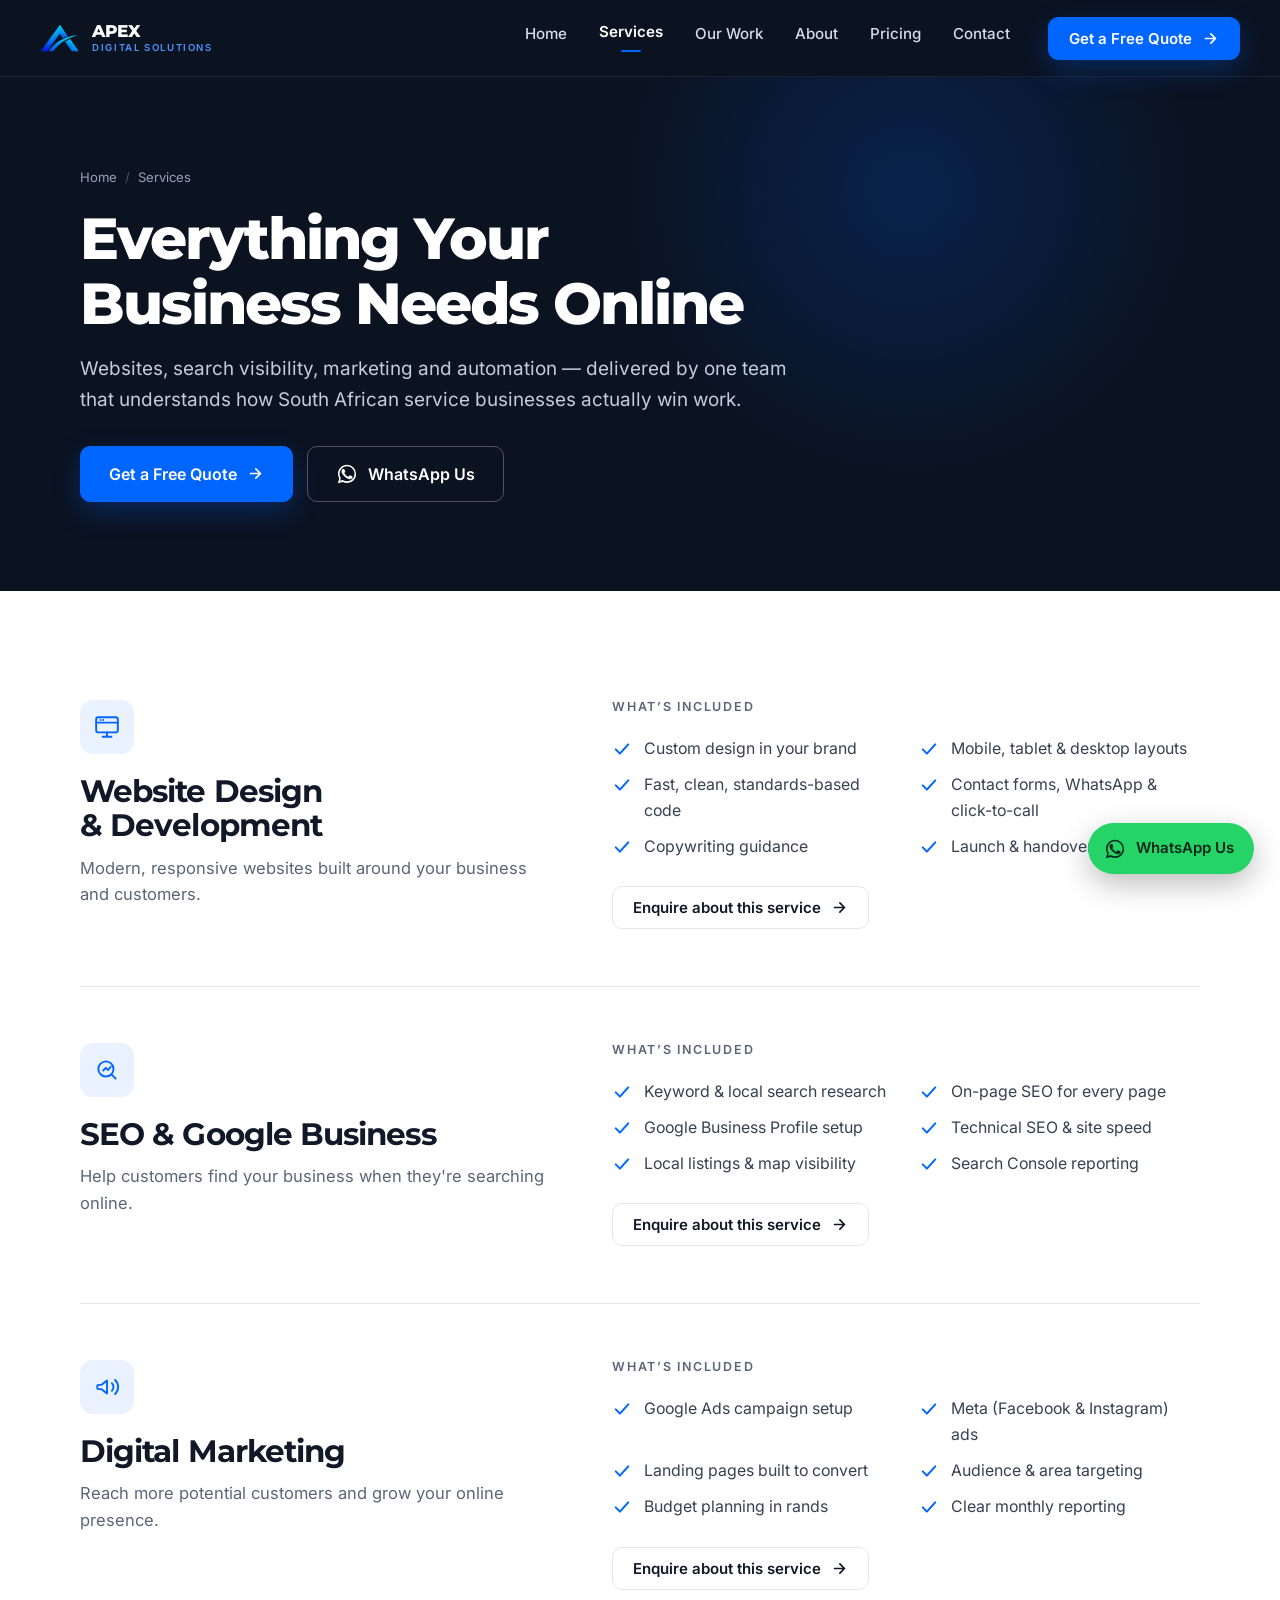
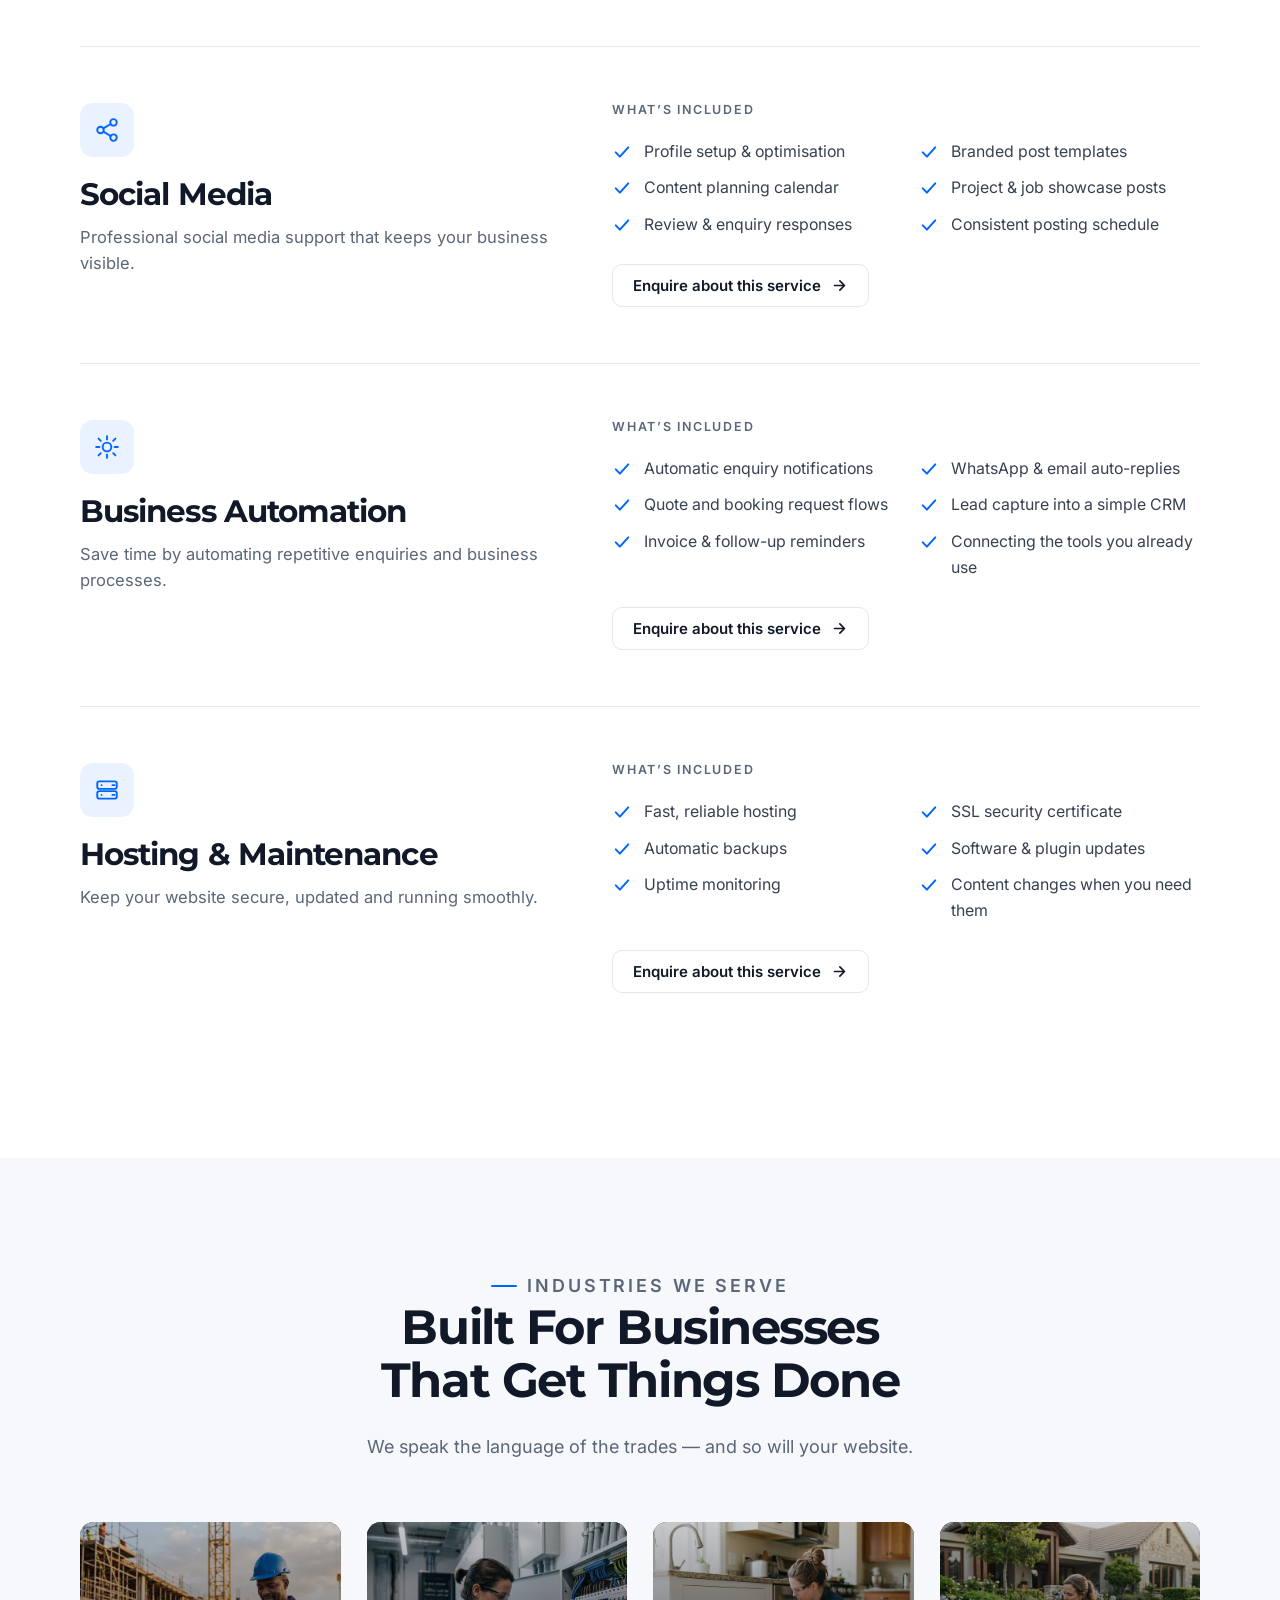
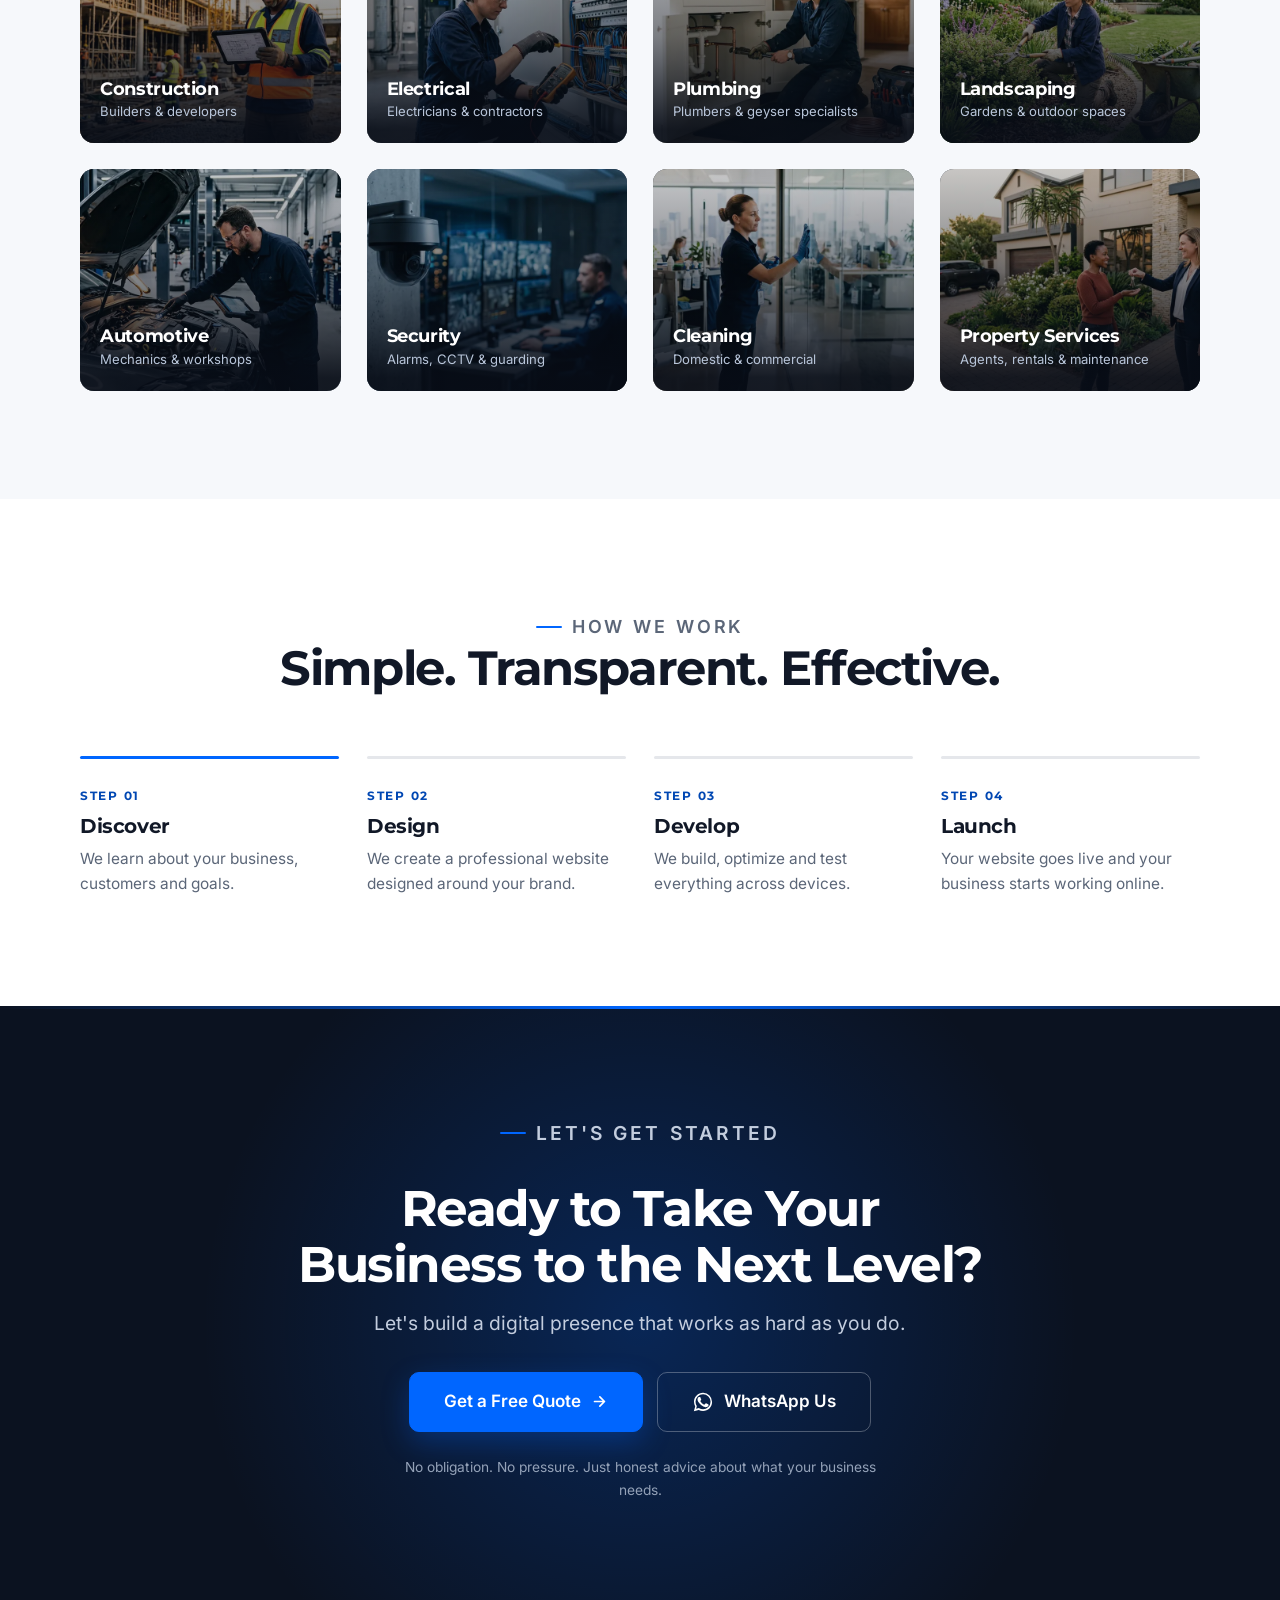
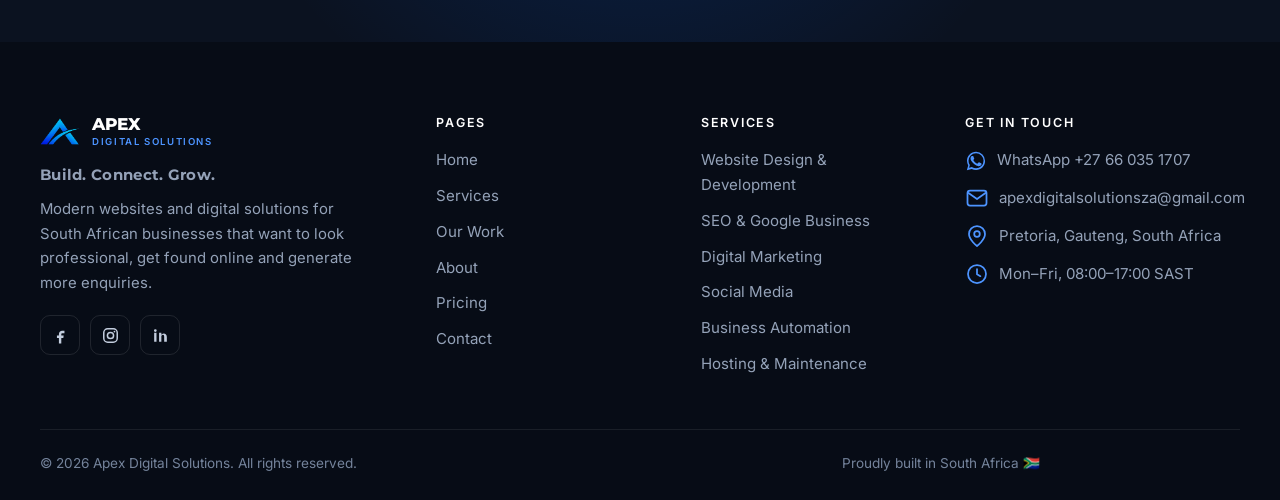
<file: site/services.html>
<!DOCTYPE html>
<html lang="en-ZA">
<head>
  <meta charset="utf-8">
  <meta name="viewport" content="width=device-width, initial-scale=1">
  <title>Services | Web Design, SEO &amp; Automation | Apex Digital Solutions</title>
  <meta name="description" content="Website design and development, SEO and Google Business, digital marketing, social media, business automation, hosting and maintenance for South African businesses.">
  <link rel="canonical" href="https://www.apexdigitalsolutions.co.za/services.html">
  <meta name="theme-color" content="#0B1220">
  <meta name="author" content="Apex Digital Solutions">
  <meta name="robots" content="index, follow, max-image-preview:large">

  <meta property="og:type" content="website">
  <meta property="og:site_name" content="Apex Digital Solutions">
  <meta property="og:locale" content="en_ZA">
  <meta property="og:title" content="Services | Web Design, SEO &amp; Automation | Apex Digital Solutions">
  <meta property="og:description" content="Website design and development, SEO and Google Business, digital marketing, social media, business automation, hosting and maintenance for South African businesses.">
  <meta property="og:url" content="https://www.apexdigitalsolutions.co.za/services.html">
  <meta property="og:image" content="https://www.apexdigitalsolutions.co.za/assets/img/og-image.jpg">
  <meta property="og:image:width" content="1200">
  <meta property="og:image:height" content="630">
  <meta name="twitter:card" content="summary_large_image">
  <meta name="twitter:title" content="Services | Web Design, SEO &amp; Automation | Apex Digital Solutions">
  <meta name="twitter:description" content="Website design and development, SEO and Google Business, digital marketing, social media, business automation, hosting and maintenance for South African businesses.">
  <meta name="twitter:image" content="https://www.apexdigitalsolutions.co.za/assets/img/og-image.jpg">

  <link rel="icon" href="favicon.ico" sizes="any">
  <link rel="apple-touch-icon" href="assets/img/apple-touch-icon.png">
  <link rel="manifest" href="site.webmanifest">

  <link rel="preload" href="assets/fonts/montserrat-800.woff2" as="font" type="font/woff2" crossorigin>
  <link rel="preload" href="assets/fonts/inter-400.woff2" as="font" type="font/woff2" crossorigin>
  <link rel="stylesheet" href="assets/css/styles.css">

  <script type="application/ld+json">{"@context":"https://schema.org","@type":"ProfessionalService","@id":"https://www.apexdigitalsolutions.co.za/#organization","name":"Apex Digital Solutions","alternateName":"Apex Digital","slogan":"Build. Connect. Grow.","url":"https://www.apexdigitalsolutions.co.za/","logo":"https://www.apexdigitalsolutions.co.za/assets/img/logo-full.png","image":"https://www.apexdigitalsolutions.co.za/assets/img/og-image.jpg","email":"apexdigitalsolutionsza@gmail.com","telephone":"+27660351707","description":"South African web development and digital solutions company building modern, mobile-first websites, SEO and automation for service businesses.","address":{"@type":"PostalAddress","addressLocality":"Pretoria","addressRegion":"Gauteng","addressCountry":"ZA"},"areaServed":{"@type":"Country","name":"South Africa"},"priceRange":"Quoted per project","sameAs":["https://www.facebook.com/apexdigitalsolutions","https://www.instagram.com/apexdigitalsolutions","https://www.linkedin.com/company/apexdigitalsolutions"],"knowsAbout":["Web design","Web development","SEO","Google Business Profile","Digital marketing","Business automation","Website hosting"]}</script>
  <script type="application/ld+json">{"@context":"https://schema.org","@type":"BreadcrumbList","itemListElement":[{"@type":"ListItem","position":1,"name":"Home","item":"https://www.apexdigitalsolutions.co.za/"},{"@type":"ListItem","position":2,"name":"Services","item":"https://www.apexdigitalsolutions.co.za/services.html"}]}</script>
  <script type="application/ld+json">{"@context":"https://schema.org","@type":"ItemList","name":"Services offered by Apex Digital Solutions","itemListElement":[{"@type":"ListItem","position":1,"item":{"@type":"Service","name":"Website Design & Development","description":"Modern, responsive websites built around your business and customers.","provider":{"@id":"https://www.apexdigitalsolutions.co.za/#organization"},"areaServed":{"@type":"Country","name":"South Africa"},"url":"https://www.apexdigitalsolutions.co.za/services.html#web-design"}},{"@type":"ListItem","position":2,"item":{"@type":"Service","name":"SEO & Google Business","description":"Help customers find your business when they're searching online.","provider":{"@id":"https://www.apexdigitalsolutions.co.za/#organization"},"areaServed":{"@type":"Country","name":"South Africa"},"url":"https://www.apexdigitalsolutions.co.za/services.html#seo"}},{"@type":"ListItem","position":3,"item":{"@type":"Service","name":"Digital Marketing","description":"Reach more potential customers and grow your online presence.","provider":{"@id":"https://www.apexdigitalsolutions.co.za/#organization"},"areaServed":{"@type":"Country","name":"South Africa"},"url":"https://www.apexdigitalsolutions.co.za/services.html#marketing"}},{"@type":"ListItem","position":4,"item":{"@type":"Service","name":"Social Media","description":"Professional social media support that keeps your business visible.","provider":{"@id":"https://www.apexdigitalsolutions.co.za/#organization"},"areaServed":{"@type":"Country","name":"South Africa"},"url":"https://www.apexdigitalsolutions.co.za/services.html#social"}},{"@type":"ListItem","position":5,"item":{"@type":"Service","name":"Business Automation","description":"Save time by automating repetitive enquiries and business processes.","provider":{"@id":"https://www.apexdigitalsolutions.co.za/#organization"},"areaServed":{"@type":"Country","name":"South Africa"},"url":"https://www.apexdigitalsolutions.co.za/services.html#automation"}},{"@type":"ListItem","position":6,"item":{"@type":"Service","name":"Hosting & Maintenance","description":"Keep your website secure, updated and running smoothly.","provider":{"@id":"https://www.apexdigitalsolutions.co.za/#organization"},"areaServed":{"@type":"Country","name":"South Africa"},"url":"https://www.apexdigitalsolutions.co.za/services.html#hosting"}}]}</script>
</head>
<body>
  <a class="skip-link" href="#main">Skip to main content</a>

  <header class="site-header">
    <div class="container container--wide">
      <nav class="nav" aria-label="Main navigation">
        <a class="brand" href="index.html" aria-label="Apex Digital Solutions — home">
          <img src="assets/img/logo-mark.png" width="128" height="87" alt="" decoding="async">
          <span class="brand-text">
            <span class="brand-name">APEX</span>
            <span class="brand-tag">Digital Solutions</span>
          </span>
        </a>

        <ul class="nav-links">
          <li><a href="index.html">Home</a></li>
          <li><a href="services.html" aria-current="page">Services</a></li>
          <li><a href="work.html">Our Work</a></li>
          <li><a href="about.html">About</a></li>
          <li><a href="pricing.html">Pricing</a></li>
          <li><a href="contact.html">Contact</a></li>
        </ul>

        <div class="nav-cta">
          <a class="btn btn--primary btn--sm" href="contact.html">Get a Free Quote <svg xmlns="http://www.w3.org/2000/svg" width="17" height="17" viewBox="0 0 24 24" fill="none" stroke="currentColor" stroke-width="2.4" stroke-linecap="round" stroke-linejoin="round" aria-hidden="true" focusable="false"><path d="M5 12h13M12.5 5.5 19 12l-6.5 6.5"/></svg></a>
          <button class="nav-toggle" type="button" aria-expanded="false" aria-controls="nav-drawer" aria-label="Open menu">
            <span class="bars" aria-hidden="true"></span>
          </button>
        </div>
      </nav>
    </div>
  </header>

  <div class="nav-drawer" id="nav-drawer">
    <div class="container">
      <ul>
        <li><a href="index.html">Home</a></li>
          <li><a href="services.html" aria-current="page">Services</a></li>
          <li><a href="work.html">Our Work</a></li>
          <li><a href="about.html">About</a></li>
          <li><a href="pricing.html">Pricing</a></li>
          <li><a href="contact.html">Contact</a></li>
      </ul>
      <a class="btn btn--primary" href="contact.html">Get a Free Quote <svg xmlns="http://www.w3.org/2000/svg" width="17" height="17" viewBox="0 0 24 24" fill="none" stroke="currentColor" stroke-width="2.4" stroke-linecap="round" stroke-linejoin="round" aria-hidden="true" focusable="false"><path d="M5 12h13M12.5 5.5 19 12l-6.5 6.5"/></svg></a>
      <p class="drawer-contact">Or message us on
        <a href="https://wa.me/27660351707?text=Hi%20Apex%20Digital%20Solutions%2C%20I%27d%20like%20a%20quote%20for%20a%20website." target="_blank" rel="noopener">WhatsApp</a> &middot;
        <a href="mailto:apexdigitalsolutionsza@gmail.com">apexdigitalsolutionsza@gmail.com</a>
      </p>
    </div>
  </div>

  <main id="main">
    <section class="page-hero">
      <div class="container">
        <ol class="breadcrumb"><li><a href="index.html">Home</a></li><li aria-current="page">Services</li></ol>
        <h1 data-reveal>Everything Your Business Needs Online</h1>
        <p data-reveal style="--delay:80ms">Websites, search visibility, marketing and automation — delivered by one team that understands how South African service businesses actually win work.</p>
      <div class="btn-row" data-reveal style="--delay:150ms">
        <a class="btn btn--primary" href="contact.html">Get a Free Quote <svg xmlns="http://www.w3.org/2000/svg" width="17" height="17" viewBox="0 0 24 24" fill="none" stroke="currentColor" stroke-width="2.4" stroke-linecap="round" stroke-linejoin="round" aria-hidden="true" focusable="false"><path d="M5 12h13M12.5 5.5 19 12l-6.5 6.5"/></svg></a>
        <a class="btn btn--ghost-light" href="https://wa.me/27660351707?text=Hi%20Apex%20Digital%20Solutions%2C%20I%27d%20like%20a%20quote%20for%20a%20website." target="_blank" rel="noopener"><svg xmlns="http://www.w3.org/2000/svg" width="22" height="22" viewBox="0 0 24 24" fill="currentColor" aria-hidden="true" focusable="false"><path d="M17.47 14.38c-.3-.15-1.75-.86-2.02-.96-.27-.1-.47-.15-.67.15s-.77.96-.94 1.16c-.17.2-.35.22-.65.07-.3-.15-1.25-.46-2.39-1.47-.88-.79-1.48-1.76-1.65-2.06-.17-.3-.02-.46.13-.61.14-.14.3-.35.45-.52.15-.17.2-.3.3-.5.1-.2.05-.37-.02-.52-.08-.15-.67-1.61-.92-2.2-.24-.58-.49-.5-.67-.51h-.57c-.2 0-.52.07-.79.37-.27.3-1.04 1.01-1.04 2.47s1.06 2.86 1.21 3.06c.15.2 2.1 3.2 5.08 4.49.71.3 1.26.48 1.69.62.71.23 1.36.19 1.87.12.57-.09 1.75-.72 2-1.41.25-.69.25-1.28.17-1.4-.07-.13-.27-.2-.57-.35Z"/><path d="M12.04 2C6.6 2 2.18 6.42 2.18 11.86c0 1.74.46 3.44 1.32 4.94L2 22l5.34-1.4a9.82 9.82 0 0 0 4.7 1.2h.01c5.43 0 9.85-4.42 9.85-9.86A9.8 9.8 0 0 0 12.04 2Zm0 17.96a8.2 8.2 0 0 1-4.17-1.14l-.3-.18-3.1.81.83-3.02-.2-.31a8.13 8.13 0 0 1-1.25-4.36 8.2 8.2 0 1 1 8.19 8.2Z"/></svg> WhatsApp Us</a>
      </div>
      </div>
    </section>

    <section class="section">
      <div class="container">
      <div class="svc-detail" id="web-design">
        <div data-reveal>
          <span class="icon-badge"><svg xmlns="http://www.w3.org/2000/svg" width="24" height="24" viewBox="0 0 24 24" fill="none" stroke="currentColor" stroke-width="1.75" stroke-linecap="round" stroke-linejoin="round" aria-hidden="true" focusable="false"><rect x="2" y="3" width="20" height="14" rx="2"/><path d="M2 8h20M6 5.5h.01M8.5 5.5h.01"/><path d="M8 21h8M12 17v4"/></svg></span>
          <h2>Website Design &amp; Development</h2>
          <p class="lead">Modern, responsive websites built around your business and customers.</p>
        </div>
        <div data-reveal style="--delay:90ms">
          <h3 class="mini-head">What&rsquo;s included</h3>
          <ul class="tick-list svc-cols"><li><svg xmlns="http://www.w3.org/2000/svg" width="20" height="20" viewBox="0 0 24 24" fill="none" stroke="currentColor" stroke-width="2.4" stroke-linecap="round" stroke-linejoin="round" aria-hidden="true" focusable="false"><path d="m4.5 12.5 5 5 10-11"/></svg><span>Custom design in your brand</span></li><li><svg xmlns="http://www.w3.org/2000/svg" width="20" height="20" viewBox="0 0 24 24" fill="none" stroke="currentColor" stroke-width="2.4" stroke-linecap="round" stroke-linejoin="round" aria-hidden="true" focusable="false"><path d="m4.5 12.5 5 5 10-11"/></svg><span>Mobile, tablet &amp; desktop layouts</span></li><li><svg xmlns="http://www.w3.org/2000/svg" width="20" height="20" viewBox="0 0 24 24" fill="none" stroke="currentColor" stroke-width="2.4" stroke-linecap="round" stroke-linejoin="round" aria-hidden="true" focusable="false"><path d="m4.5 12.5 5 5 10-11"/></svg><span>Fast, clean, standards-based code</span></li><li><svg xmlns="http://www.w3.org/2000/svg" width="20" height="20" viewBox="0 0 24 24" fill="none" stroke="currentColor" stroke-width="2.4" stroke-linecap="round" stroke-linejoin="round" aria-hidden="true" focusable="false"><path d="m4.5 12.5 5 5 10-11"/></svg><span>Contact forms, WhatsApp &amp; click-to-call</span></li><li><svg xmlns="http://www.w3.org/2000/svg" width="20" height="20" viewBox="0 0 24 24" fill="none" stroke="currentColor" stroke-width="2.4" stroke-linecap="round" stroke-linejoin="round" aria-hidden="true" focusable="false"><path d="m4.5 12.5 5 5 10-11"/></svg><span>Copywriting guidance</span></li><li><svg xmlns="http://www.w3.org/2000/svg" width="20" height="20" viewBox="0 0 24 24" fill="none" stroke="currentColor" stroke-width="2.4" stroke-linecap="round" stroke-linejoin="round" aria-hidden="true" focusable="false"><path d="m4.5 12.5 5 5 10-11"/></svg><span>Launch &amp; handover training</span></li></ul>
          <div class="btn-row" style="margin-top:26px">
            <a class="btn btn--outline btn--sm" href="contact.html">Enquire about this service <svg xmlns="http://www.w3.org/2000/svg" width="17" height="17" viewBox="0 0 24 24" fill="none" stroke="currentColor" stroke-width="2.4" stroke-linecap="round" stroke-linejoin="round" aria-hidden="true" focusable="false"><path d="M5 12h13M12.5 5.5 19 12l-6.5 6.5"/></svg></a>
          </div>
        </div>
      </div>
      <div class="svc-detail" id="seo">
        <div data-reveal>
          <span class="icon-badge"><svg xmlns="http://www.w3.org/2000/svg" width="24" height="24" viewBox="0 0 24 24" fill="none" stroke="currentColor" stroke-width="1.75" stroke-linecap="round" stroke-linejoin="round" aria-hidden="true" focusable="false"><circle cx="11" cy="11" r="7"/><path d="m20 20-3.5-3.5"/><path d="M8.5 12.5 11 10l2 2 2.5-3"/></svg></span>
          <h2>SEO &amp; Google Business</h2>
          <p class="lead">Help customers find your business when they're searching online.</p>
        </div>
        <div data-reveal style="--delay:90ms">
          <h3 class="mini-head">What&rsquo;s included</h3>
          <ul class="tick-list svc-cols"><li><svg xmlns="http://www.w3.org/2000/svg" width="20" height="20" viewBox="0 0 24 24" fill="none" stroke="currentColor" stroke-width="2.4" stroke-linecap="round" stroke-linejoin="round" aria-hidden="true" focusable="false"><path d="m4.5 12.5 5 5 10-11"/></svg><span>Keyword &amp; local search research</span></li><li><svg xmlns="http://www.w3.org/2000/svg" width="20" height="20" viewBox="0 0 24 24" fill="none" stroke="currentColor" stroke-width="2.4" stroke-linecap="round" stroke-linejoin="round" aria-hidden="true" focusable="false"><path d="m4.5 12.5 5 5 10-11"/></svg><span>On-page SEO for every page</span></li><li><svg xmlns="http://www.w3.org/2000/svg" width="20" height="20" viewBox="0 0 24 24" fill="none" stroke="currentColor" stroke-width="2.4" stroke-linecap="round" stroke-linejoin="round" aria-hidden="true" focusable="false"><path d="m4.5 12.5 5 5 10-11"/></svg><span>Google Business Profile setup</span></li><li><svg xmlns="http://www.w3.org/2000/svg" width="20" height="20" viewBox="0 0 24 24" fill="none" stroke="currentColor" stroke-width="2.4" stroke-linecap="round" stroke-linejoin="round" aria-hidden="true" focusable="false"><path d="m4.5 12.5 5 5 10-11"/></svg><span>Technical SEO &amp; site speed</span></li><li><svg xmlns="http://www.w3.org/2000/svg" width="20" height="20" viewBox="0 0 24 24" fill="none" stroke="currentColor" stroke-width="2.4" stroke-linecap="round" stroke-linejoin="round" aria-hidden="true" focusable="false"><path d="m4.5 12.5 5 5 10-11"/></svg><span>Local listings &amp; map visibility</span></li><li><svg xmlns="http://www.w3.org/2000/svg" width="20" height="20" viewBox="0 0 24 24" fill="none" stroke="currentColor" stroke-width="2.4" stroke-linecap="round" stroke-linejoin="round" aria-hidden="true" focusable="false"><path d="m4.5 12.5 5 5 10-11"/></svg><span>Search Console reporting</span></li></ul>
          <div class="btn-row" style="margin-top:26px">
            <a class="btn btn--outline btn--sm" href="contact.html">Enquire about this service <svg xmlns="http://www.w3.org/2000/svg" width="17" height="17" viewBox="0 0 24 24" fill="none" stroke="currentColor" stroke-width="2.4" stroke-linecap="round" stroke-linejoin="round" aria-hidden="true" focusable="false"><path d="M5 12h13M12.5 5.5 19 12l-6.5 6.5"/></svg></a>
          </div>
        </div>
      </div>
      <div class="svc-detail" id="marketing">
        <div data-reveal>
          <span class="icon-badge"><svg xmlns="http://www.w3.org/2000/svg" width="24" height="24" viewBox="0 0 24 24" fill="none" stroke="currentColor" stroke-width="1.75" stroke-linecap="round" stroke-linejoin="round" aria-hidden="true" focusable="false"><path d="M3 11v2a1 1 0 0 0 1 1h3l5 4V6L7 10H4a1 1 0 0 0-1 1Z"/><path d="M16.5 8.5a5 5 0 0 1 0 7"/><path d="M19.5 5.5a9 9 0 0 1 0 13"/></svg></span>
          <h2>Digital Marketing</h2>
          <p class="lead">Reach more potential customers and grow your online presence.</p>
        </div>
        <div data-reveal style="--delay:90ms">
          <h3 class="mini-head">What&rsquo;s included</h3>
          <ul class="tick-list svc-cols"><li><svg xmlns="http://www.w3.org/2000/svg" width="20" height="20" viewBox="0 0 24 24" fill="none" stroke="currentColor" stroke-width="2.4" stroke-linecap="round" stroke-linejoin="round" aria-hidden="true" focusable="false"><path d="m4.5 12.5 5 5 10-11"/></svg><span>Google Ads campaign setup</span></li><li><svg xmlns="http://www.w3.org/2000/svg" width="20" height="20" viewBox="0 0 24 24" fill="none" stroke="currentColor" stroke-width="2.4" stroke-linecap="round" stroke-linejoin="round" aria-hidden="true" focusable="false"><path d="m4.5 12.5 5 5 10-11"/></svg><span>Meta (Facebook &amp; Instagram) ads</span></li><li><svg xmlns="http://www.w3.org/2000/svg" width="20" height="20" viewBox="0 0 24 24" fill="none" stroke="currentColor" stroke-width="2.4" stroke-linecap="round" stroke-linejoin="round" aria-hidden="true" focusable="false"><path d="m4.5 12.5 5 5 10-11"/></svg><span>Landing pages built to convert</span></li><li><svg xmlns="http://www.w3.org/2000/svg" width="20" height="20" viewBox="0 0 24 24" fill="none" stroke="currentColor" stroke-width="2.4" stroke-linecap="round" stroke-linejoin="round" aria-hidden="true" focusable="false"><path d="m4.5 12.5 5 5 10-11"/></svg><span>Audience &amp; area targeting</span></li><li><svg xmlns="http://www.w3.org/2000/svg" width="20" height="20" viewBox="0 0 24 24" fill="none" stroke="currentColor" stroke-width="2.4" stroke-linecap="round" stroke-linejoin="round" aria-hidden="true" focusable="false"><path d="m4.5 12.5 5 5 10-11"/></svg><span>Budget planning in rands</span></li><li><svg xmlns="http://www.w3.org/2000/svg" width="20" height="20" viewBox="0 0 24 24" fill="none" stroke="currentColor" stroke-width="2.4" stroke-linecap="round" stroke-linejoin="round" aria-hidden="true" focusable="false"><path d="m4.5 12.5 5 5 10-11"/></svg><span>Clear monthly reporting</span></li></ul>
          <div class="btn-row" style="margin-top:26px">
            <a class="btn btn--outline btn--sm" href="contact.html">Enquire about this service <svg xmlns="http://www.w3.org/2000/svg" width="17" height="17" viewBox="0 0 24 24" fill="none" stroke="currentColor" stroke-width="2.4" stroke-linecap="round" stroke-linejoin="round" aria-hidden="true" focusable="false"><path d="M5 12h13M12.5 5.5 19 12l-6.5 6.5"/></svg></a>
          </div>
        </div>
      </div>
      <div class="svc-detail" id="social">
        <div data-reveal>
          <span class="icon-badge"><svg xmlns="http://www.w3.org/2000/svg" width="24" height="24" viewBox="0 0 24 24" fill="none" stroke="currentColor" stroke-width="1.75" stroke-linecap="round" stroke-linejoin="round" aria-hidden="true" focusable="false"><circle cx="18" cy="5" r="3"/><circle cx="6" cy="12" r="3"/><circle cx="18" cy="19" r="3"/><path d="m8.6 13.5 6.8 4M15.4 6.5l-6.8 4"/></svg></span>
          <h2>Social Media</h2>
          <p class="lead">Professional social media support that keeps your business visible.</p>
        </div>
        <div data-reveal style="--delay:90ms">
          <h3 class="mini-head">What&rsquo;s included</h3>
          <ul class="tick-list svc-cols"><li><svg xmlns="http://www.w3.org/2000/svg" width="20" height="20" viewBox="0 0 24 24" fill="none" stroke="currentColor" stroke-width="2.4" stroke-linecap="round" stroke-linejoin="round" aria-hidden="true" focusable="false"><path d="m4.5 12.5 5 5 10-11"/></svg><span>Profile setup &amp; optimisation</span></li><li><svg xmlns="http://www.w3.org/2000/svg" width="20" height="20" viewBox="0 0 24 24" fill="none" stroke="currentColor" stroke-width="2.4" stroke-linecap="round" stroke-linejoin="round" aria-hidden="true" focusable="false"><path d="m4.5 12.5 5 5 10-11"/></svg><span>Branded post templates</span></li><li><svg xmlns="http://www.w3.org/2000/svg" width="20" height="20" viewBox="0 0 24 24" fill="none" stroke="currentColor" stroke-width="2.4" stroke-linecap="round" stroke-linejoin="round" aria-hidden="true" focusable="false"><path d="m4.5 12.5 5 5 10-11"/></svg><span>Content planning calendar</span></li><li><svg xmlns="http://www.w3.org/2000/svg" width="20" height="20" viewBox="0 0 24 24" fill="none" stroke="currentColor" stroke-width="2.4" stroke-linecap="round" stroke-linejoin="round" aria-hidden="true" focusable="false"><path d="m4.5 12.5 5 5 10-11"/></svg><span>Project &amp; job showcase posts</span></li><li><svg xmlns="http://www.w3.org/2000/svg" width="20" height="20" viewBox="0 0 24 24" fill="none" stroke="currentColor" stroke-width="2.4" stroke-linecap="round" stroke-linejoin="round" aria-hidden="true" focusable="false"><path d="m4.5 12.5 5 5 10-11"/></svg><span>Review &amp; enquiry responses</span></li><li><svg xmlns="http://www.w3.org/2000/svg" width="20" height="20" viewBox="0 0 24 24" fill="none" stroke="currentColor" stroke-width="2.4" stroke-linecap="round" stroke-linejoin="round" aria-hidden="true" focusable="false"><path d="m4.5 12.5 5 5 10-11"/></svg><span>Consistent posting schedule</span></li></ul>
          <div class="btn-row" style="margin-top:26px">
            <a class="btn btn--outline btn--sm" href="contact.html">Enquire about this service <svg xmlns="http://www.w3.org/2000/svg" width="17" height="17" viewBox="0 0 24 24" fill="none" stroke="currentColor" stroke-width="2.4" stroke-linecap="round" stroke-linejoin="round" aria-hidden="true" focusable="false"><path d="M5 12h13M12.5 5.5 19 12l-6.5 6.5"/></svg></a>
          </div>
        </div>
      </div>
      <div class="svc-detail" id="automation">
        <div data-reveal>
          <span class="icon-badge"><svg xmlns="http://www.w3.org/2000/svg" width="24" height="24" viewBox="0 0 24 24" fill="none" stroke="currentColor" stroke-width="1.75" stroke-linecap="round" stroke-linejoin="round" aria-hidden="true" focusable="false"><path d="M12 2v3M12 19v3M4.2 4.2l2.1 2.1M17.7 17.7l2.1 2.1M2 12h3M19 12h3M4.2 19.8l2.1-2.1M17.7 6.3l2.1-2.1"/><circle cx="12" cy="12" r="4"/></svg></span>
          <h2>Business Automation</h2>
          <p class="lead">Save time by automating repetitive enquiries and business processes.</p>
        </div>
        <div data-reveal style="--delay:90ms">
          <h3 class="mini-head">What&rsquo;s included</h3>
          <ul class="tick-list svc-cols"><li><svg xmlns="http://www.w3.org/2000/svg" width="20" height="20" viewBox="0 0 24 24" fill="none" stroke="currentColor" stroke-width="2.4" stroke-linecap="round" stroke-linejoin="round" aria-hidden="true" focusable="false"><path d="m4.5 12.5 5 5 10-11"/></svg><span>Automatic enquiry notifications</span></li><li><svg xmlns="http://www.w3.org/2000/svg" width="20" height="20" viewBox="0 0 24 24" fill="none" stroke="currentColor" stroke-width="2.4" stroke-linecap="round" stroke-linejoin="round" aria-hidden="true" focusable="false"><path d="m4.5 12.5 5 5 10-11"/></svg><span>WhatsApp &amp; email auto-replies</span></li><li><svg xmlns="http://www.w3.org/2000/svg" width="20" height="20" viewBox="0 0 24 24" fill="none" stroke="currentColor" stroke-width="2.4" stroke-linecap="round" stroke-linejoin="round" aria-hidden="true" focusable="false"><path d="m4.5 12.5 5 5 10-11"/></svg><span>Quote and booking request flows</span></li><li><svg xmlns="http://www.w3.org/2000/svg" width="20" height="20" viewBox="0 0 24 24" fill="none" stroke="currentColor" stroke-width="2.4" stroke-linecap="round" stroke-linejoin="round" aria-hidden="true" focusable="false"><path d="m4.5 12.5 5 5 10-11"/></svg><span>Lead capture into a simple CRM</span></li><li><svg xmlns="http://www.w3.org/2000/svg" width="20" height="20" viewBox="0 0 24 24" fill="none" stroke="currentColor" stroke-width="2.4" stroke-linecap="round" stroke-linejoin="round" aria-hidden="true" focusable="false"><path d="m4.5 12.5 5 5 10-11"/></svg><span>Invoice &amp; follow-up reminders</span></li><li><svg xmlns="http://www.w3.org/2000/svg" width="20" height="20" viewBox="0 0 24 24" fill="none" stroke="currentColor" stroke-width="2.4" stroke-linecap="round" stroke-linejoin="round" aria-hidden="true" focusable="false"><path d="m4.5 12.5 5 5 10-11"/></svg><span>Connecting the tools you already use</span></li></ul>
          <div class="btn-row" style="margin-top:26px">
            <a class="btn btn--outline btn--sm" href="contact.html">Enquire about this service <svg xmlns="http://www.w3.org/2000/svg" width="17" height="17" viewBox="0 0 24 24" fill="none" stroke="currentColor" stroke-width="2.4" stroke-linecap="round" stroke-linejoin="round" aria-hidden="true" focusable="false"><path d="M5 12h13M12.5 5.5 19 12l-6.5 6.5"/></svg></a>
          </div>
        </div>
      </div>
      <div class="svc-detail" id="hosting">
        <div data-reveal>
          <span class="icon-badge"><svg xmlns="http://www.w3.org/2000/svg" width="24" height="24" viewBox="0 0 24 24" fill="none" stroke="currentColor" stroke-width="1.75" stroke-linecap="round" stroke-linejoin="round" aria-hidden="true" focusable="false"><rect x="3" y="4" width="18" height="7" rx="2"/><rect x="3" y="13" width="18" height="7" rx="2"/><path d="M7 7.5h.01M7 16.5h.01M17 7.5h2M17 16.5h2"/></svg></span>
          <h2>Hosting &amp; Maintenance</h2>
          <p class="lead">Keep your website secure, updated and running smoothly.</p>
        </div>
        <div data-reveal style="--delay:90ms">
          <h3 class="mini-head">What&rsquo;s included</h3>
          <ul class="tick-list svc-cols"><li><svg xmlns="http://www.w3.org/2000/svg" width="20" height="20" viewBox="0 0 24 24" fill="none" stroke="currentColor" stroke-width="2.4" stroke-linecap="round" stroke-linejoin="round" aria-hidden="true" focusable="false"><path d="m4.5 12.5 5 5 10-11"/></svg><span>Fast, reliable hosting</span></li><li><svg xmlns="http://www.w3.org/2000/svg" width="20" height="20" viewBox="0 0 24 24" fill="none" stroke="currentColor" stroke-width="2.4" stroke-linecap="round" stroke-linejoin="round" aria-hidden="true" focusable="false"><path d="m4.5 12.5 5 5 10-11"/></svg><span>SSL security certificate</span></li><li><svg xmlns="http://www.w3.org/2000/svg" width="20" height="20" viewBox="0 0 24 24" fill="none" stroke="currentColor" stroke-width="2.4" stroke-linecap="round" stroke-linejoin="round" aria-hidden="true" focusable="false"><path d="m4.5 12.5 5 5 10-11"/></svg><span>Automatic backups</span></li><li><svg xmlns="http://www.w3.org/2000/svg" width="20" height="20" viewBox="0 0 24 24" fill="none" stroke="currentColor" stroke-width="2.4" stroke-linecap="round" stroke-linejoin="round" aria-hidden="true" focusable="false"><path d="m4.5 12.5 5 5 10-11"/></svg><span>Software &amp; plugin updates</span></li><li><svg xmlns="http://www.w3.org/2000/svg" width="20" height="20" viewBox="0 0 24 24" fill="none" stroke="currentColor" stroke-width="2.4" stroke-linecap="round" stroke-linejoin="round" aria-hidden="true" focusable="false"><path d="m4.5 12.5 5 5 10-11"/></svg><span>Uptime monitoring</span></li><li><svg xmlns="http://www.w3.org/2000/svg" width="20" height="20" viewBox="0 0 24 24" fill="none" stroke="currentColor" stroke-width="2.4" stroke-linecap="round" stroke-linejoin="round" aria-hidden="true" focusable="false"><path d="m4.5 12.5 5 5 10-11"/></svg><span>Content changes when you need them</span></li></ul>
          <div class="btn-row" style="margin-top:26px">
            <a class="btn btn--outline btn--sm" href="contact.html">Enquire about this service <svg xmlns="http://www.w3.org/2000/svg" width="17" height="17" viewBox="0 0 24 24" fill="none" stroke="currentColor" stroke-width="2.4" stroke-linecap="round" stroke-linejoin="round" aria-hidden="true" focusable="false"><path d="M5 12h13M12.5 5.5 19 12l-6.5 6.5"/></svg></a>
          </div>
        </div>
      </div>
      </div>
    </section>

    <section class="section section--light">
      <div class="container">
        <div class="section-head section-head--center">
          <p class="eyebrow" data-reveal>Industries we serve</p>
          <h2 data-reveal style="--delay:60ms">Built For Businesses That Get Things Done</h2>
          <p data-reveal style="--delay:120ms">We speak the language of the trades — and so will your website.</p>
        </div>
        <div class="grid grid--4">
        <a class="industry-card" href="services.html" data-reveal style="--delay:0ms">
          <img src="assets/img/ind-construction.webp" width="760" height="560" loading="lazy" decoding="async" alt="Construction business at work in South Africa">
          <span class="industry-body">
            <h3>Construction</h3>
            <span>Builders &amp; developers</span>
          </span>
        </a>
        <a class="industry-card" href="services.html" data-reveal style="--delay:60ms">
          <img src="assets/img/ind-electrical.webp" width="760" height="560" loading="lazy" decoding="async" alt="Electrical business at work in South Africa">
          <span class="industry-body">
            <h3>Electrical</h3>
            <span>Electricians &amp; contractors</span>
          </span>
        </a>
        <a class="industry-card" href="services.html" data-reveal style="--delay:120ms">
          <img src="assets/img/ind-plumbing.webp" width="760" height="560" loading="lazy" decoding="async" alt="Plumbing business at work in South Africa">
          <span class="industry-body">
            <h3>Plumbing</h3>
            <span>Plumbers &amp; geyser specialists</span>
          </span>
        </a>
        <a class="industry-card" href="services.html" data-reveal style="--delay:180ms">
          <img src="assets/img/ind-landscaping.webp" width="760" height="560" loading="lazy" decoding="async" alt="Landscaping business at work in South Africa">
          <span class="industry-body">
            <h3>Landscaping</h3>
            <span>Gardens &amp; outdoor spaces</span>
          </span>
        </a>
        <a class="industry-card" href="services.html" data-reveal style="--delay:0ms">
          <img src="assets/img/ind-automotive.webp" width="760" height="560" loading="lazy" decoding="async" alt="Automotive business at work in South Africa">
          <span class="industry-body">
            <h3>Automotive</h3>
            <span>Mechanics &amp; workshops</span>
          </span>
        </a>
        <a class="industry-card" href="services.html" data-reveal style="--delay:60ms">
          <img src="assets/img/ind-security.webp" width="760" height="560" loading="lazy" decoding="async" alt="Security business at work in South Africa">
          <span class="industry-body">
            <h3>Security</h3>
            <span>Alarms, CCTV &amp; guarding</span>
          </span>
        </a>
        <a class="industry-card" href="services.html" data-reveal style="--delay:120ms">
          <img src="assets/img/ind-cleaning.webp" width="760" height="560" loading="lazy" decoding="async" alt="Cleaning business at work in South Africa">
          <span class="industry-body">
            <h3>Cleaning</h3>
            <span>Domestic &amp; commercial</span>
          </span>
        </a>
        <a class="industry-card" href="services.html" data-reveal style="--delay:180ms">
          <img src="assets/img/ind-property.webp" width="760" height="560" loading="lazy" decoding="async" alt="Property Services business at work in South Africa">
          <span class="industry-body">
            <h3>Property Services</h3>
            <span>Agents, rentals &amp; maintenance</span>
          </span>
        </a>
        </div>
      </div>
    </section>

    <section class="section">
      <div class="container">
        <div class="section-head section-head--center">
          <p class="eyebrow" data-reveal>How we work</p>
          <h2 data-reveal style="--delay:60ms">Simple. Transparent. Effective.</h2>
        </div>
        <div class="process-grid">
        <div class="step is-accent" data-reveal style="--delay:0ms">
          <span class="step-num">Step 01</span>
          <h3>Discover</h3>
          <p>We learn about your business, customers and goals.</p>
        </div>
        <div class="step" data-reveal style="--delay:70ms">
          <span class="step-num">Step 02</span>
          <h3>Design</h3>
          <p>We create a professional website designed around your brand.</p>
        </div>
        <div class="step" data-reveal style="--delay:140ms">
          <span class="step-num">Step 03</span>
          <h3>Develop</h3>
          <p>We build, optimize and test everything across devices.</p>
        </div>
        <div class="step" data-reveal style="--delay:210ms">
          <span class="step-num">Step 04</span>
          <h3>Launch</h3>
          <p>Your website goes live and your business starts working online.</p>
        </div>
        </div>
      </div>
    </section>

  <section class="cta-band section">
    <div class="container container--narrow">
      <p class="eyebrow" data-reveal>Let's get started</p>
      <h2 data-reveal style="--delay:60ms">Ready to Take Your Business to the Next Level?</h2>
      <p data-reveal style="--delay:120ms">Let's build a digital presence that works as hard as you do.</p>
      <div class="btn-row btn-row--center" data-reveal style="--delay:180ms">
        <a class="btn btn--primary btn--lg" href="contact.html">Get a Free Quote <svg xmlns="http://www.w3.org/2000/svg" width="17" height="17" viewBox="0 0 24 24" fill="none" stroke="currentColor" stroke-width="2.4" stroke-linecap="round" stroke-linejoin="round" aria-hidden="true" focusable="false"><path d="M5 12h13M12.5 5.5 19 12l-6.5 6.5"/></svg></a>
        <a class="btn btn--ghost-light btn--lg" href="https://wa.me/27660351707?text=Hi%20Apex%20Digital%20Solutions%2C%20I%27d%20like%20a%20quote%20for%20a%20website." target="_blank" rel="noopener"><svg xmlns="http://www.w3.org/2000/svg" width="22" height="22" viewBox="0 0 24 24" fill="currentColor" aria-hidden="true" focusable="false"><path d="M17.47 14.38c-.3-.15-1.75-.86-2.02-.96-.27-.1-.47-.15-.67.15s-.77.96-.94 1.16c-.17.2-.35.22-.65.07-.3-.15-1.25-.46-2.39-1.47-.88-.79-1.48-1.76-1.65-2.06-.17-.3-.02-.46.13-.61.14-.14.3-.35.45-.52.15-.17.2-.3.3-.5.1-.2.05-.37-.02-.52-.08-.15-.67-1.61-.92-2.2-.24-.58-.49-.5-.67-.51h-.57c-.2 0-.52.07-.79.37-.27.3-1.04 1.01-1.04 2.47s1.06 2.86 1.21 3.06c.15.2 2.1 3.2 5.08 4.49.71.3 1.26.48 1.69.62.71.23 1.36.19 1.87.12.57-.09 1.75-.72 2-1.41.25-.69.25-1.28.17-1.4-.07-.13-.27-.2-.57-.35Z"/><path d="M12.04 2C6.6 2 2.18 6.42 2.18 11.86c0 1.74.46 3.44 1.32 4.94L2 22l5.34-1.4a9.82 9.82 0 0 0 4.7 1.2h.01c5.43 0 9.85-4.42 9.85-9.86A9.8 9.8 0 0 0 12.04 2Zm0 17.96a8.2 8.2 0 0 1-4.17-1.14l-.3-.18-3.1.81.83-3.02-.2-.31a8.13 8.13 0 0 1-1.25-4.36 8.2 8.2 0 1 1 8.19 8.2Z"/></svg> WhatsApp Us</a>
      </div>
      <p class="micro" data-reveal style="--delay:240ms">No obligation. No pressure. Just honest advice about what your business needs.</p>
    </div>
  </section>
  </main>

  <footer class="site-footer">
    <div class="container container--wide">
      <div class="footer-grid">
        <div class="footer-brand">
          <a class="brand" href="index.html" aria-label="Apex Digital Solutions — home">
            <img src="assets/img/logo-mark.png" width="128" height="87" alt="" decoding="async" loading="lazy">
            <span class="brand-text">
              <span class="brand-name">APEX</span>
              <span class="brand-tag">Digital Solutions</span>
            </span>
          </a>
          <p class="footer-tag">Build. Connect. Grow.</p>
          <p>Modern websites and digital solutions for South African businesses that want to look professional, get found online and generate more enquiries.</p>
          <div class="socials">
            <a href="https://www.facebook.com/apexdigitalsolutions" target="_blank" rel="noopener" aria-label="Apex Digital Solutions on Facebook"><svg xmlns="http://www.w3.org/2000/svg" width="19" height="19" viewBox="0 0 24 24" fill="currentColor" aria-hidden="true" focusable="false"><path d="M14 9h3V6h-3c-2.2 0-4 1.8-4 4v2H7.5v3H10v7h3v-7h2.6l.4-3H13v-2c0-.6.4-1 1-1Z"/></svg></a>
            <a href="https://www.instagram.com/apexdigitalsolutions" target="_blank" rel="noopener" aria-label="Apex Digital Solutions on Instagram"><svg xmlns="http://www.w3.org/2000/svg" width="19" height="19" viewBox="0 0 24 24" fill="none" stroke="currentColor" stroke-width="1.9" aria-hidden="true" focusable="false"><rect x="3.5" y="3.5" width="17" height="17" rx="5"/><circle cx="12" cy="12" r="3.9"/><circle cx="17" cy="7" r="1.1" fill="currentColor" stroke="none"/></svg></a>
            <a href="https://www.linkedin.com/company/apexdigitalsolutions" target="_blank" rel="noopener" aria-label="Apex Digital Solutions on LinkedIn"><svg xmlns="http://www.w3.org/2000/svg" width="19" height="19" viewBox="0 0 24 24" fill="currentColor" aria-hidden="true" focusable="false"><path d="M6.94 8.5H4V20h2.94V8.5ZM5.47 4a1.72 1.72 0 1 0 0 3.44 1.72 1.72 0 0 0 0-3.44ZM20 13.9c0-3.1-1.66-4.55-3.87-4.55-1.79 0-2.59.98-3.03 1.67V8.5H10.2V20h2.9v-6.3c0-1.33.25-2.62 1.9-2.62 1.63 0 1.65 1.52 1.65 2.7V20H20v-6.1Z"/></svg></a>
          </div>
        </div>

        <nav aria-labelledby="f-pages">
          <h2 class="footer-head" id="f-pages">Pages</h2>
          <ul class="footer-links">
            <li><a href="index.html">Home</a></li>
            <li><a href="services.html">Services</a></li>
            <li><a href="work.html">Our Work</a></li>
            <li><a href="about.html">About</a></li>
            <li><a href="pricing.html">Pricing</a></li>
            <li><a href="contact.html">Contact</a></li>
          </ul>
        </nav>

        <nav aria-labelledby="f-services">
          <h2 class="footer-head" id="f-services">Services</h2>
          <ul class="footer-links">
            <li><a href="services.html#web-design">Website Design &amp; Development</a></li>
            <li><a href="services.html#seo">SEO &amp; Google Business</a></li>
            <li><a href="services.html#marketing">Digital Marketing</a></li>
            <li><a href="services.html#social">Social Media</a></li>
            <li><a href="services.html#automation">Business Automation</a></li>
            <li><a href="services.html#hosting">Hosting &amp; Maintenance</a></li>
          </ul>
        </nav>

        <div>
          <h2 class="footer-head">Get in touch</h2>
          <div class="footer-contact">
            <a href="https://wa.me/27660351707?text=Hi%20Apex%20Digital%20Solutions%2C%20I%27d%20like%20a%20quote%20for%20a%20website." target="_blank" rel="noopener"><svg xmlns="http://www.w3.org/2000/svg" width="22" height="22" viewBox="0 0 24 24" fill="currentColor" aria-hidden="true" focusable="false"><path d="M17.47 14.38c-.3-.15-1.75-.86-2.02-.96-.27-.1-.47-.15-.67.15s-.77.96-.94 1.16c-.17.2-.35.22-.65.07-.3-.15-1.25-.46-2.39-1.47-.88-.79-1.48-1.76-1.65-2.06-.17-.3-.02-.46.13-.61.14-.14.3-.35.45-.52.15-.17.2-.3.3-.5.1-.2.05-.37-.02-.52-.08-.15-.67-1.61-.92-2.2-.24-.58-.49-.5-.67-.51h-.57c-.2 0-.52.07-.79.37-.27.3-1.04 1.01-1.04 2.47s1.06 2.86 1.21 3.06c.15.2 2.1 3.2 5.08 4.49.71.3 1.26.48 1.69.62.71.23 1.36.19 1.87.12.57-.09 1.75-.72 2-1.41.25-.69.25-1.28.17-1.4-.07-.13-.27-.2-.57-.35Z"/><path d="M12.04 2C6.6 2 2.18 6.42 2.18 11.86c0 1.74.46 3.44 1.32 4.94L2 22l5.34-1.4a9.82 9.82 0 0 0 4.7 1.2h.01c5.43 0 9.85-4.42 9.85-9.86A9.8 9.8 0 0 0 12.04 2Zm0 17.96a8.2 8.2 0 0 1-4.17-1.14l-.3-.18-3.1.81.83-3.02-.2-.31a8.13 8.13 0 0 1-1.25-4.36 8.2 8.2 0 1 1 8.19 8.2Z"/></svg> WhatsApp +27 66 035 1707</a>
            <a href="mailto:apexdigitalsolutionsza@gmail.com"><svg xmlns="http://www.w3.org/2000/svg" width="24" height="24" viewBox="0 0 24 24" fill="none" stroke="currentColor" stroke-width="1.75" stroke-linecap="round" stroke-linejoin="round" aria-hidden="true" focusable="false"><rect x="2.5" y="4.5" width="19" height="15" rx="2.5"/><path d="m3.5 7 8.5 6 8.5-6"/></svg> apexdigitalsolutionsza@gmail.com</a>
            <span><svg xmlns="http://www.w3.org/2000/svg" width="24" height="24" viewBox="0 0 24 24" fill="none" stroke="currentColor" stroke-width="1.75" stroke-linecap="round" stroke-linejoin="round" aria-hidden="true" focusable="false"><path d="M20 10c0 6-8 12-8 12s-8-6-8-12a8 8 0 0 1 16 0Z"/><circle cx="12" cy="10" r="2.8"/></svg> Pretoria, Gauteng, South Africa</span>
            <span><svg xmlns="http://www.w3.org/2000/svg" width="24" height="24" viewBox="0 0 24 24" fill="none" stroke="currentColor" stroke-width="1.75" stroke-linecap="round" stroke-linejoin="round" aria-hidden="true" focusable="false"><circle cx="12" cy="12" r="9"/><path d="M12 7v5.2l3.4 2"/></svg> Mon–Fri, 08:00–17:00 SAST</span>
          </div>
        </div>
      </div>

      <div class="footer-bottom">
        <p>&copy; <span data-year>2026</span> Apex Digital Solutions. All rights reserved.</p>
        <p class="flag">Proudly built in South Africa 🇿🇦</p>
      </div>
    </div>
  </footer>

  <a class="wa-float" href="https://wa.me/27660351707?text=Hi%20Apex%20Digital%20Solutions%2C%20I%27d%20like%20a%20quote%20for%20a%20website." target="_blank" rel="noopener" aria-label="Chat to Apex Digital Solutions on WhatsApp">
    <svg xmlns="http://www.w3.org/2000/svg" width="22" height="22" viewBox="0 0 24 24" fill="currentColor" aria-hidden="true" focusable="false"><path d="M17.47 14.38c-.3-.15-1.75-.86-2.02-.96-.27-.1-.47-.15-.67.15s-.77.96-.94 1.16c-.17.2-.35.22-.65.07-.3-.15-1.25-.46-2.39-1.47-.88-.79-1.48-1.76-1.65-2.06-.17-.3-.02-.46.13-.61.14-.14.3-.35.45-.52.15-.17.2-.3.3-.5.1-.2.05-.37-.02-.52-.08-.15-.67-1.61-.92-2.2-.24-.58-.49-.5-.67-.51h-.57c-.2 0-.52.07-.79.37-.27.3-1.04 1.01-1.04 2.47s1.06 2.86 1.21 3.06c.15.2 2.1 3.2 5.08 4.49.71.3 1.26.48 1.69.62.71.23 1.36.19 1.87.12.57-.09 1.75-.72 2-1.41.25-.69.25-1.28.17-1.4-.07-.13-.27-.2-.57-.35Z"/><path d="M12.04 2C6.6 2 2.18 6.42 2.18 11.86c0 1.74.46 3.44 1.32 4.94L2 22l5.34-1.4a9.82 9.82 0 0 0 4.7 1.2h.01c5.43 0 9.85-4.42 9.85-9.86A9.8 9.8 0 0 0 12.04 2Zm0 17.96a8.2 8.2 0 0 1-4.17-1.14l-.3-.18-3.1.81.83-3.02-.2-.31a8.13 8.13 0 0 1-1.25-4.36 8.2 8.2 0 1 1 8.19 8.2Z"/></svg><span class="wa-label">WhatsApp Us</span>
  </a>

  <script src="assets/js/main.js" defer></script>
</body>
</html>
</file>
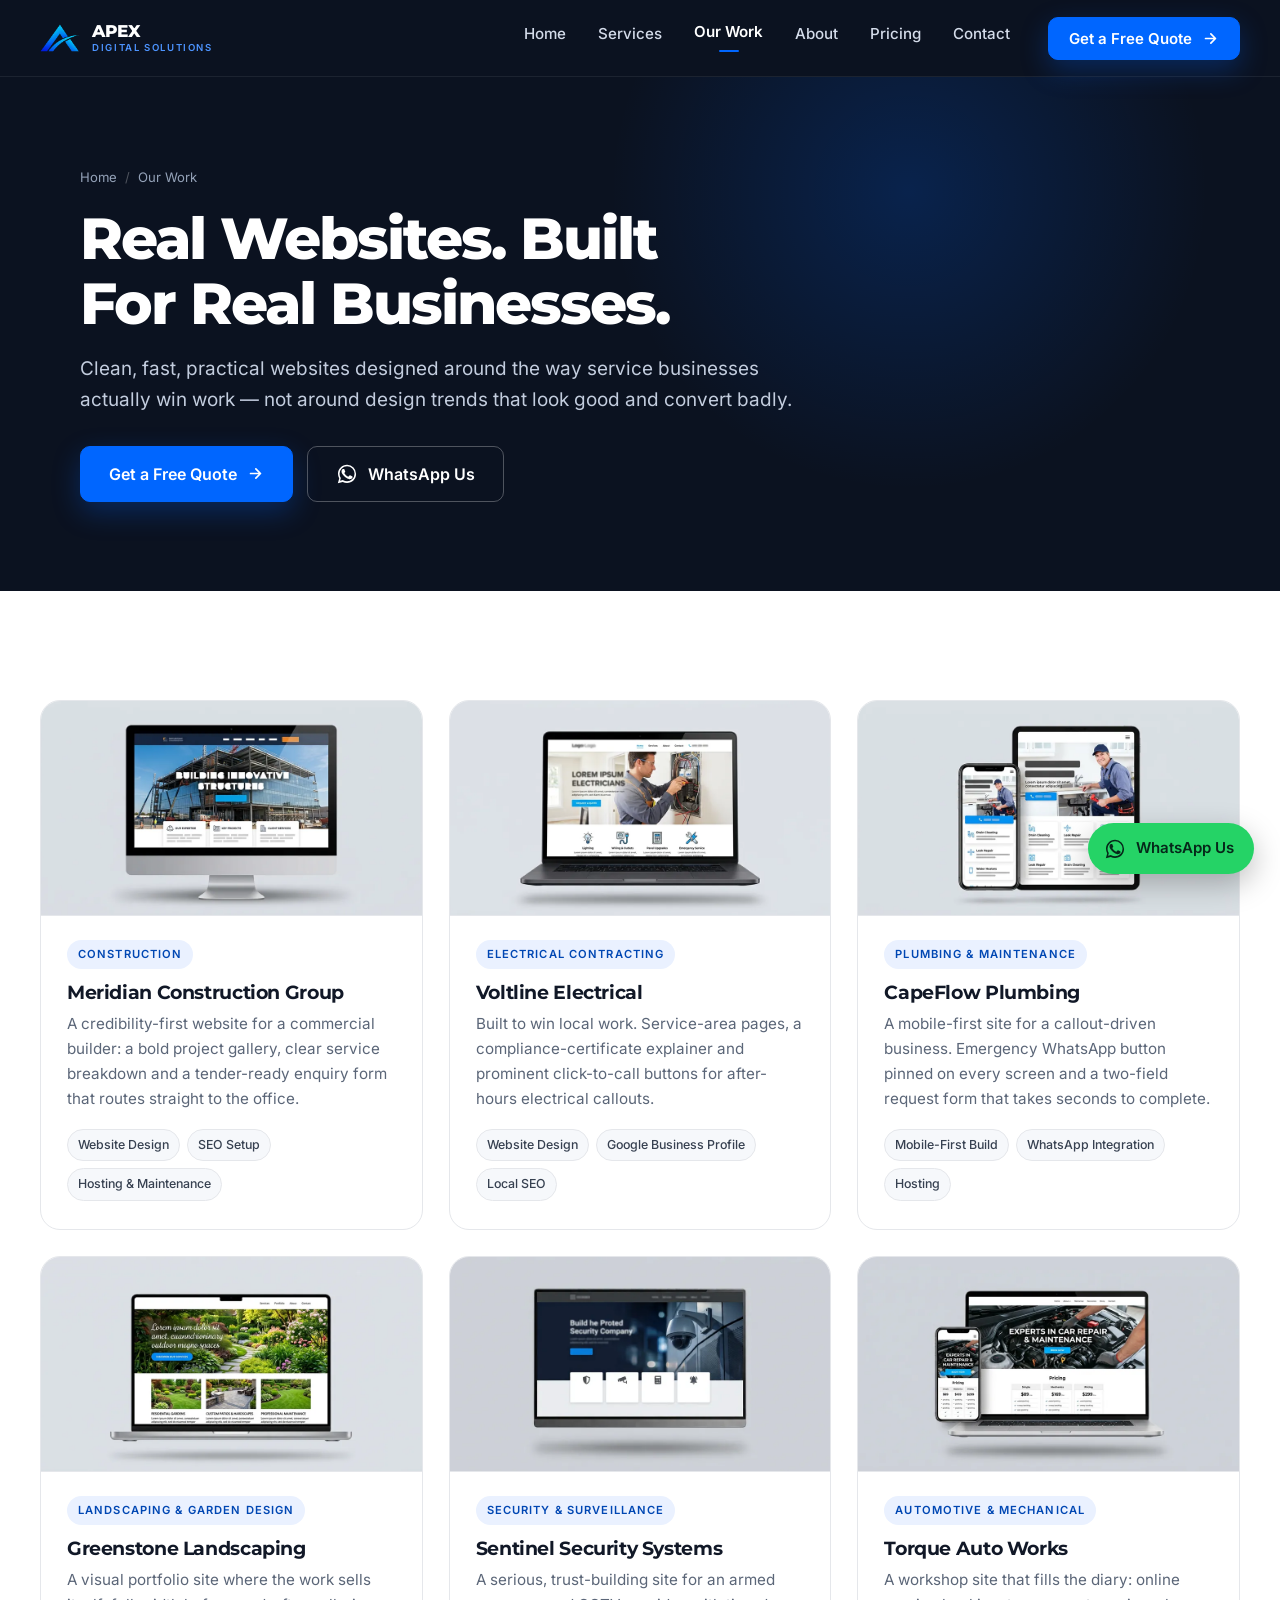
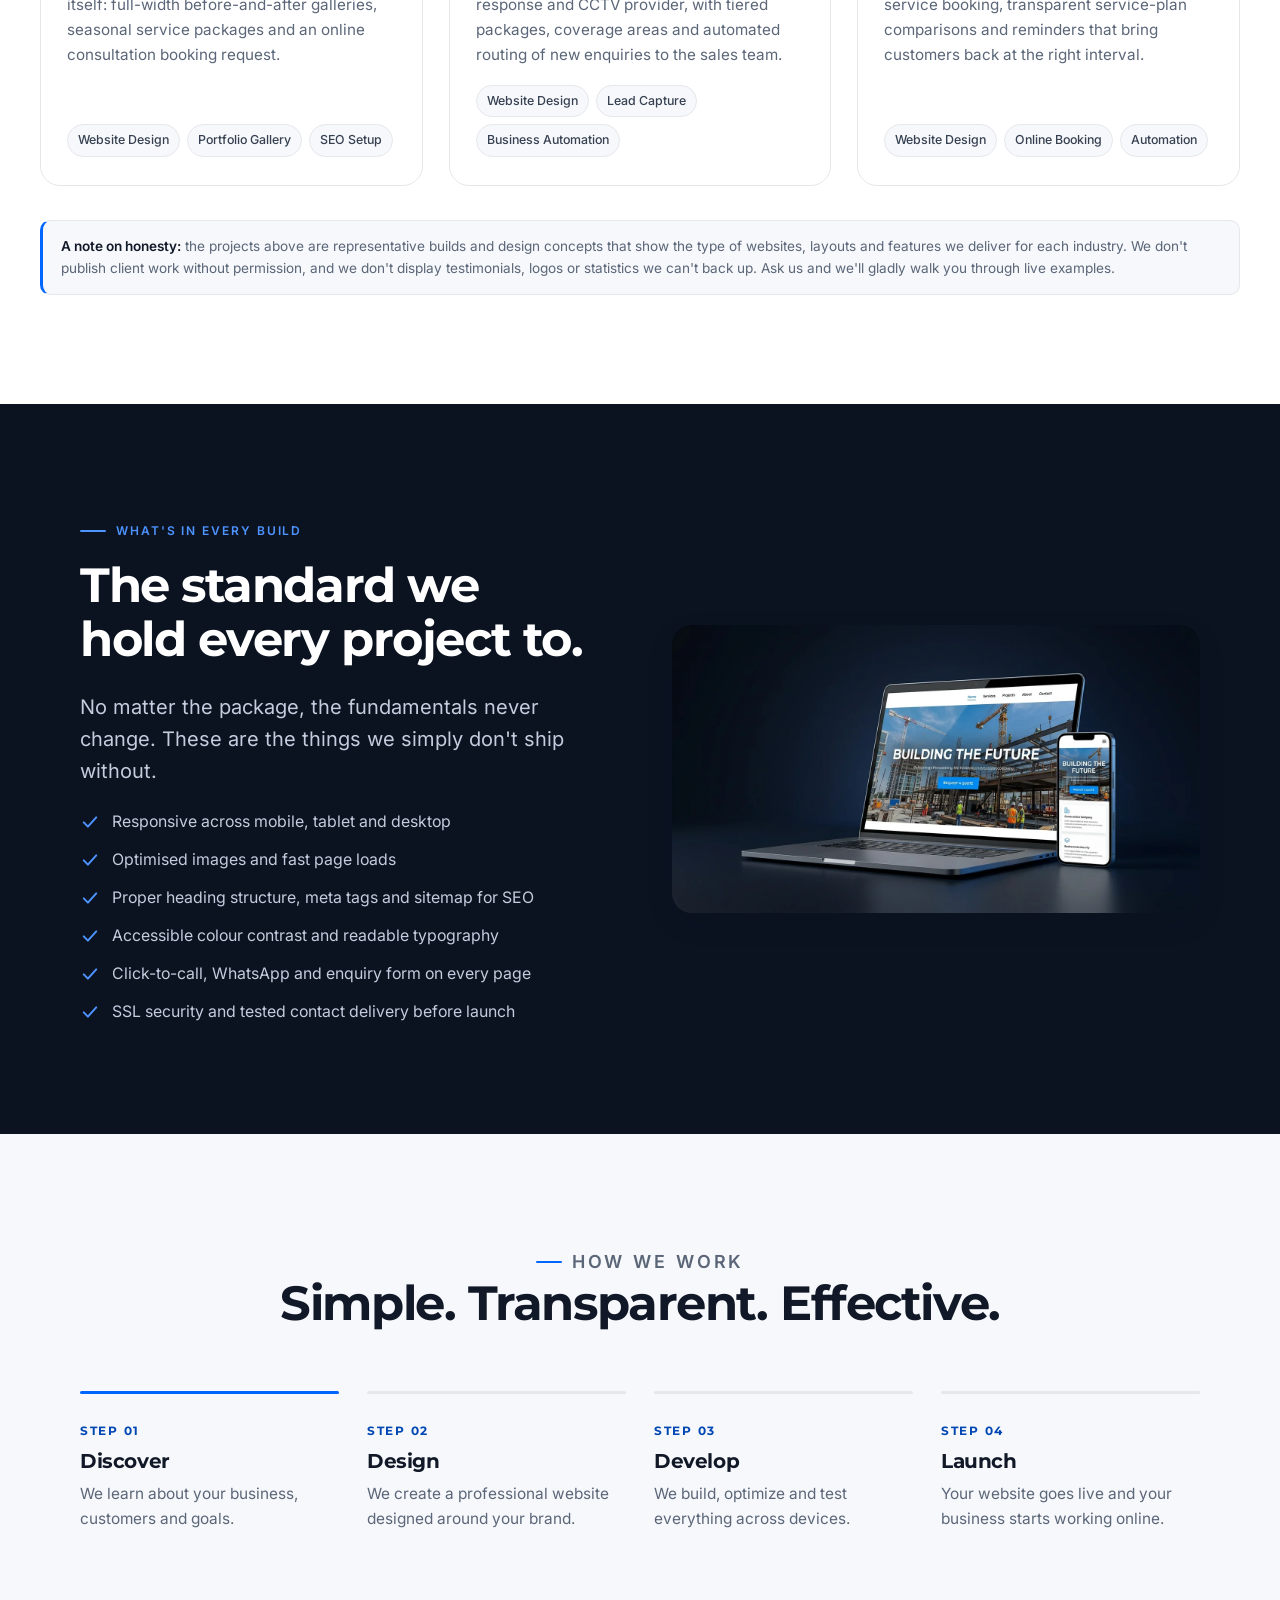
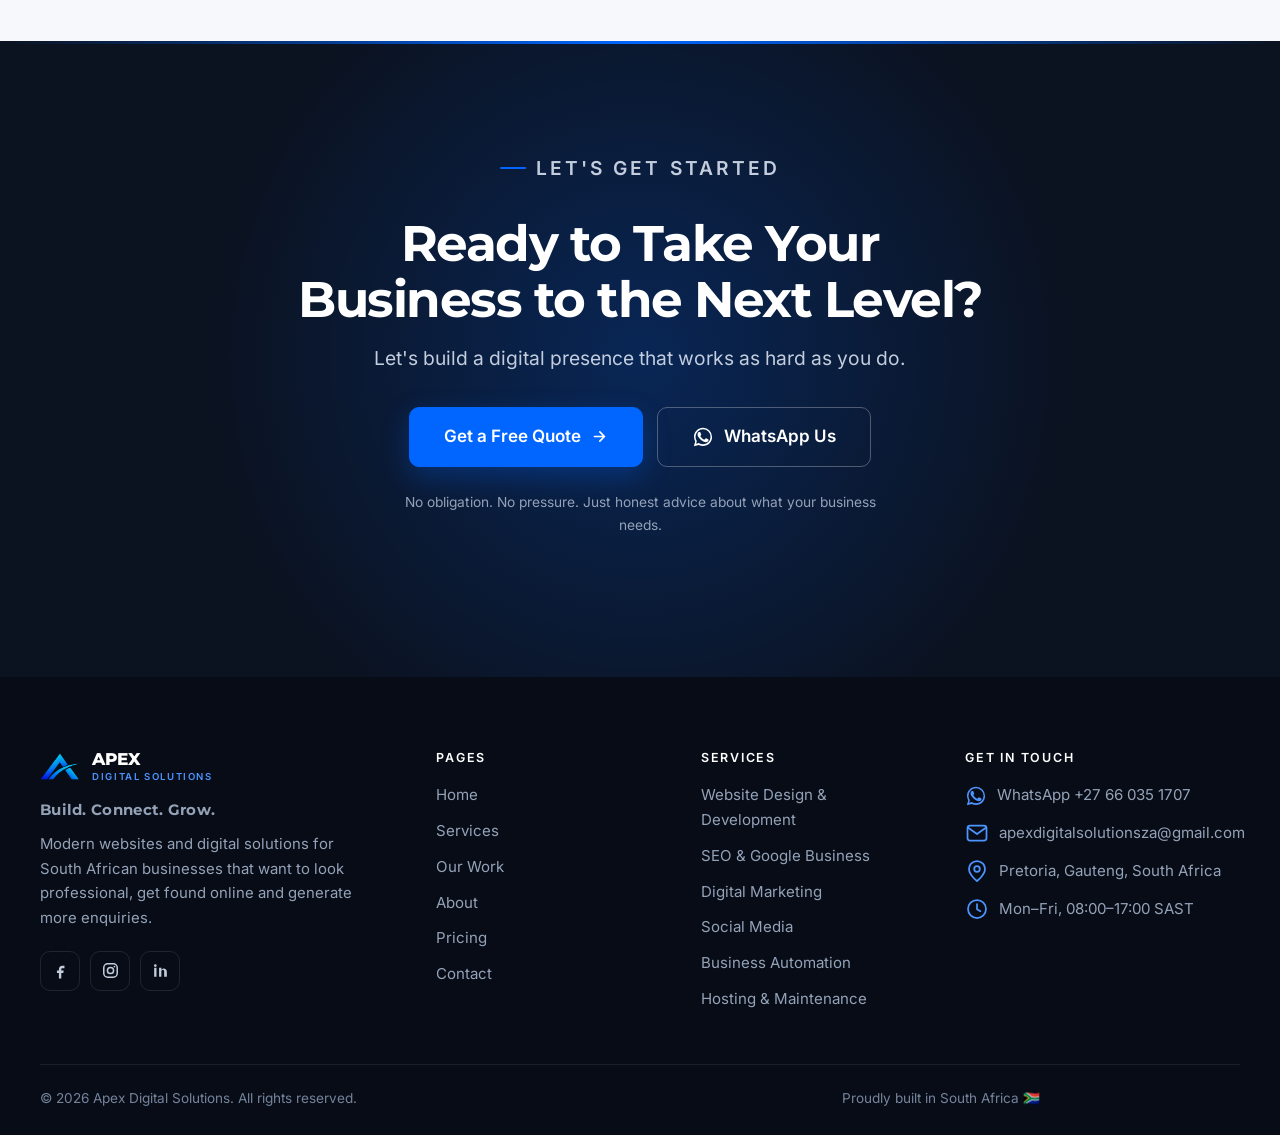
<file: site/work.html>
<!DOCTYPE html>
<html lang="en-ZA">
<head>
  <meta charset="utf-8">
  <meta name="viewport" content="width=device-width, initial-scale=1">
  <title>Our Work | Website Design Portfolio | Apex Digital Solutions</title>
  <meta name="description" content="See the type of websites Apex Digital Solutions builds for construction, electrical, plumbing, landscaping, security and automotive businesses across South Africa.">
  <link rel="canonical" href="https://www.apexdigitalsolutions.co.za/work.html">
  <meta name="theme-color" content="#0B1220">
  <meta name="author" content="Apex Digital Solutions">
  <meta name="robots" content="index, follow, max-image-preview:large">

  <meta property="og:type" content="website">
  <meta property="og:site_name" content="Apex Digital Solutions">
  <meta property="og:locale" content="en_ZA">
  <meta property="og:title" content="Our Work | Website Design Portfolio | Apex Digital Solutions">
  <meta property="og:description" content="See the type of websites Apex Digital Solutions builds for construction, electrical, plumbing, landscaping, security and automotive businesses across South Africa.">
  <meta property="og:url" content="https://www.apexdigitalsolutions.co.za/work.html">
  <meta property="og:image" content="https://www.apexdigitalsolutions.co.za/assets/img/og-image.jpg">
  <meta property="og:image:width" content="1200">
  <meta property="og:image:height" content="630">
  <meta name="twitter:card" content="summary_large_image">
  <meta name="twitter:title" content="Our Work | Website Design Portfolio | Apex Digital Solutions">
  <meta name="twitter:description" content="See the type of websites Apex Digital Solutions builds for construction, electrical, plumbing, landscaping, security and automotive businesses across South Africa.">
  <meta name="twitter:image" content="https://www.apexdigitalsolutions.co.za/assets/img/og-image.jpg">

  <link rel="icon" href="favicon.ico" sizes="any">
  <link rel="apple-touch-icon" href="assets/img/apple-touch-icon.png">
  <link rel="manifest" href="site.webmanifest">

  <link rel="preload" href="assets/fonts/montserrat-800.woff2" as="font" type="font/woff2" crossorigin>
  <link rel="preload" href="assets/fonts/inter-400.woff2" as="font" type="font/woff2" crossorigin>
  <link rel="stylesheet" href="assets/css/styles.css">

  <script type="application/ld+json">{"@context":"https://schema.org","@type":"ProfessionalService","@id":"https://www.apexdigitalsolutions.co.za/#organization","name":"Apex Digital Solutions","alternateName":"Apex Digital","slogan":"Build. Connect. Grow.","url":"https://www.apexdigitalsolutions.co.za/","logo":"https://www.apexdigitalsolutions.co.za/assets/img/logo-full.png","image":"https://www.apexdigitalsolutions.co.za/assets/img/og-image.jpg","email":"apexdigitalsolutionsza@gmail.com","telephone":"+27660351707","description":"South African web development and digital solutions company building modern, mobile-first websites, SEO and automation for service businesses.","address":{"@type":"PostalAddress","addressLocality":"Pretoria","addressRegion":"Gauteng","addressCountry":"ZA"},"areaServed":{"@type":"Country","name":"South Africa"},"priceRange":"Quoted per project","sameAs":["https://www.facebook.com/apexdigitalsolutions","https://www.instagram.com/apexdigitalsolutions","https://www.linkedin.com/company/apexdigitalsolutions"],"knowsAbout":["Web design","Web development","SEO","Google Business Profile","Digital marketing","Business automation","Website hosting"]}</script>
  <script type="application/ld+json">{"@context":"https://schema.org","@type":"BreadcrumbList","itemListElement":[{"@type":"ListItem","position":1,"name":"Home","item":"https://www.apexdigitalsolutions.co.za/"},{"@type":"ListItem","position":2,"name":"Our Work","item":"https://www.apexdigitalsolutions.co.za/work.html"}]}</script>
</head>
<body>
  <a class="skip-link" href="#main">Skip to main content</a>

  <header class="site-header">
    <div class="container container--wide">
      <nav class="nav" aria-label="Main navigation">
        <a class="brand" href="index.html" aria-label="Apex Digital Solutions — home">
          <img src="assets/img/logo-mark.png" width="128" height="87" alt="" decoding="async">
          <span class="brand-text">
            <span class="brand-name">APEX</span>
            <span class="brand-tag">Digital Solutions</span>
          </span>
        </a>

        <ul class="nav-links">
          <li><a href="index.html">Home</a></li>
          <li><a href="services.html">Services</a></li>
          <li><a href="work.html" aria-current="page">Our Work</a></li>
          <li><a href="about.html">About</a></li>
          <li><a href="pricing.html">Pricing</a></li>
          <li><a href="contact.html">Contact</a></li>
        </ul>

        <div class="nav-cta">
          <a class="btn btn--primary btn--sm" href="contact.html">Get a Free Quote <svg xmlns="http://www.w3.org/2000/svg" width="17" height="17" viewBox="0 0 24 24" fill="none" stroke="currentColor" stroke-width="2.4" stroke-linecap="round" stroke-linejoin="round" aria-hidden="true" focusable="false"><path d="M5 12h13M12.5 5.5 19 12l-6.5 6.5"/></svg></a>
          <button class="nav-toggle" type="button" aria-expanded="false" aria-controls="nav-drawer" aria-label="Open menu">
            <span class="bars" aria-hidden="true"></span>
          </button>
        </div>
      </nav>
    </div>
  </header>

  <div class="nav-drawer" id="nav-drawer">
    <div class="container">
      <ul>
        <li><a href="index.html">Home</a></li>
          <li><a href="services.html">Services</a></li>
          <li><a href="work.html" aria-current="page">Our Work</a></li>
          <li><a href="about.html">About</a></li>
          <li><a href="pricing.html">Pricing</a></li>
          <li><a href="contact.html">Contact</a></li>
      </ul>
      <a class="btn btn--primary" href="contact.html">Get a Free Quote <svg xmlns="http://www.w3.org/2000/svg" width="17" height="17" viewBox="0 0 24 24" fill="none" stroke="currentColor" stroke-width="2.4" stroke-linecap="round" stroke-linejoin="round" aria-hidden="true" focusable="false"><path d="M5 12h13M12.5 5.5 19 12l-6.5 6.5"/></svg></a>
      <p class="drawer-contact">Or message us on
        <a href="https://wa.me/27660351707?text=Hi%20Apex%20Digital%20Solutions%2C%20I%27d%20like%20a%20quote%20for%20a%20website." target="_blank" rel="noopener">WhatsApp</a> &middot;
        <a href="mailto:apexdigitalsolutionsza@gmail.com">apexdigitalsolutionsza@gmail.com</a>
      </p>
    </div>
  </div>

  <main id="main">
    <section class="page-hero">
      <div class="container">
        <ol class="breadcrumb"><li><a href="index.html">Home</a></li><li aria-current="page">Our Work</li></ol>
        <h1 data-reveal>Real Websites. Built For Real Businesses.</h1>
        <p data-reveal style="--delay:80ms">Clean, fast, practical websites designed around the way service businesses actually win work — not around design trends that look good and convert badly.</p>
      <div class="btn-row" data-reveal style="--delay:150ms">
        <a class="btn btn--primary" href="contact.html">Get a Free Quote <svg xmlns="http://www.w3.org/2000/svg" width="17" height="17" viewBox="0 0 24 24" fill="none" stroke="currentColor" stroke-width="2.4" stroke-linecap="round" stroke-linejoin="round" aria-hidden="true" focusable="false"><path d="M5 12h13M12.5 5.5 19 12l-6.5 6.5"/></svg></a>
        <a class="btn btn--ghost-light" href="https://wa.me/27660351707?text=Hi%20Apex%20Digital%20Solutions%2C%20I%27d%20like%20a%20quote%20for%20a%20website." target="_blank" rel="noopener"><svg xmlns="http://www.w3.org/2000/svg" width="22" height="22" viewBox="0 0 24 24" fill="currentColor" aria-hidden="true" focusable="false"><path d="M17.47 14.38c-.3-.15-1.75-.86-2.02-.96-.27-.1-.47-.15-.67.15s-.77.96-.94 1.16c-.17.2-.35.22-.65.07-.3-.15-1.25-.46-2.39-1.47-.88-.79-1.48-1.76-1.65-2.06-.17-.3-.02-.46.13-.61.14-.14.3-.35.45-.52.15-.17.2-.3.3-.5.1-.2.05-.37-.02-.52-.08-.15-.67-1.61-.92-2.2-.24-.58-.49-.5-.67-.51h-.57c-.2 0-.52.07-.79.37-.27.3-1.04 1.01-1.04 2.47s1.06 2.86 1.21 3.06c.15.2 2.1 3.2 5.08 4.49.71.3 1.26.48 1.69.62.71.23 1.36.19 1.87.12.57-.09 1.75-.72 2-1.41.25-.69.25-1.28.17-1.4-.07-.13-.27-.2-.57-.35Z"/><path d="M12.04 2C6.6 2 2.18 6.42 2.18 11.86c0 1.74.46 3.44 1.32 4.94L2 22l5.34-1.4a9.82 9.82 0 0 0 4.7 1.2h.01c5.43 0 9.85-4.42 9.85-9.86A9.8 9.8 0 0 0 12.04 2Zm0 17.96a8.2 8.2 0 0 1-4.17-1.14l-.3-.18-3.1.81.83-3.02-.2-.31a8.13 8.13 0 0 1-1.25-4.36 8.2 8.2 0 1 1 8.19 8.2Z"/></svg> WhatsApp Us</a>
      </div>
      </div>
    </section>

    <section class="section" aria-labelledby="projects-heading">
      <div class="container container--wide">
        <h2 class="sr-only" id="projects-heading">Selected projects</h2>
        <div class="grid grid--3">
        <article class="work-card" data-reveal style="--delay:0ms">
          <div class="work-thumb">
            <img src="assets/img/work-1.webp" width="960" height="524" loading="lazy" decoding="async" alt="Website design concept for Meridian Construction Group, a South African construction business">
          </div>
          <div class="work-body">
            <span class="work-tag">Construction</span>
            <h3>Meridian Construction Group</h3>
            <p>A credibility-first website for a commercial builder: a bold project gallery, clear service breakdown and a tender-ready enquiry form that routes straight to the office.</p>
            <ul class="chips"><li>Website Design</li><li>SEO Setup</li><li>Hosting &amp; Maintenance</li></ul>
          </div>
        </article>
        <article class="work-card" data-reveal style="--delay:70ms">
          <div class="work-thumb">
            <img src="assets/img/work-2.webp" width="960" height="524" loading="lazy" decoding="async" alt="Website design concept for Voltline Electrical, a South African electrical contracting business">
          </div>
          <div class="work-body">
            <span class="work-tag">Electrical Contracting</span>
            <h3>Voltline Electrical</h3>
            <p>Built to win local work. Service-area pages, a compliance-certificate explainer and prominent click-to-call buttons for after-hours electrical callouts.</p>
            <ul class="chips"><li>Website Design</li><li>Google Business Profile</li><li>Local SEO</li></ul>
          </div>
        </article>
        <article class="work-card" data-reveal style="--delay:140ms">
          <div class="work-thumb">
            <img src="assets/img/work-3.webp" width="960" height="524" loading="lazy" decoding="async" alt="Website design concept for CapeFlow Plumbing, a South African plumbing &amp; maintenance business">
          </div>
          <div class="work-body">
            <span class="work-tag">Plumbing &amp; Maintenance</span>
            <h3>CapeFlow Plumbing</h3>
            <p>A mobile-first site for a callout-driven business. Emergency WhatsApp button pinned on every screen and a two-field request form that takes seconds to complete.</p>
            <ul class="chips"><li>Mobile-First Build</li><li>WhatsApp Integration</li><li>Hosting</li></ul>
          </div>
        </article>
        <article class="work-card" data-reveal style="--delay:0ms">
          <div class="work-thumb">
            <img src="assets/img/work-4.webp" width="960" height="524" loading="lazy" decoding="async" alt="Website design concept for Greenstone Landscaping, a South African landscaping &amp; garden design business">
          </div>
          <div class="work-body">
            <span class="work-tag">Landscaping &amp; Garden Design</span>
            <h3>Greenstone Landscaping</h3>
            <p>A visual portfolio site where the work sells itself: full-width before-and-after galleries, seasonal service packages and an online consultation booking request.</p>
            <ul class="chips"><li>Website Design</li><li>Portfolio Gallery</li><li>SEO Setup</li></ul>
          </div>
        </article>
        <article class="work-card" data-reveal style="--delay:70ms">
          <div class="work-thumb">
            <img src="assets/img/work-5.webp" width="960" height="524" loading="lazy" decoding="async" alt="Website design concept for Sentinel Security Systems, a South African security &amp; surveillance business">
          </div>
          <div class="work-body">
            <span class="work-tag">Security &amp; Surveillance</span>
            <h3>Sentinel Security Systems</h3>
            <p>A serious, trust-building site for an armed response and CCTV provider, with tiered packages, coverage areas and automated routing of new enquiries to the sales team.</p>
            <ul class="chips"><li>Website Design</li><li>Lead Capture</li><li>Business Automation</li></ul>
          </div>
        </article>
        <article class="work-card" data-reveal style="--delay:140ms">
          <div class="work-thumb">
            <img src="assets/img/work-6.webp" width="960" height="524" loading="lazy" decoding="async" alt="Website design concept for Torque Auto Works, a South African automotive &amp; mechanical business">
          </div>
          <div class="work-body">
            <span class="work-tag">Automotive &amp; Mechanical</span>
            <h3>Torque Auto Works</h3>
            <p>A workshop site that fills the diary: online service booking, transparent service-plan comparisons and reminders that bring customers back at the right interval.</p>
            <ul class="chips"><li>Website Design</li><li>Online Booking</li><li>Automation</li></ul>
          </div>
        </article>
        </div>
        <p class="note" data-reveal>
          <strong>A note on honesty:</strong> the projects above are representative builds and design
          concepts that show the type of websites, layouts and features we deliver for each industry.
          We don't publish client work without permission, and we don't display testimonials, logos or
          statistics we can't back up. Ask us and we'll gladly walk you through live examples.
        </p>
      </div>
    </section>

    <section class="section section--dark">
      <div class="container">
        <div class="split">
          <div>
            <p class="eyebrow" data-reveal>What's in every build</p>
            <h2 data-reveal style="--delay:60ms">The standard we hold every project to.</h2>
            <p class="lead" data-reveal style="--delay:120ms">
              No matter the package, the fundamentals never change. These are the things we simply
              don't ship without.
            </p>
            <ul class="tick-list" data-reveal style="--delay:180ms">
              <li><svg xmlns="http://www.w3.org/2000/svg" width="20" height="20" viewBox="0 0 24 24" fill="none" stroke="currentColor" stroke-width="2.4" stroke-linecap="round" stroke-linejoin="round" aria-hidden="true" focusable="false"><path d="m4.5 12.5 5 5 10-11"/></svg><span>Responsive across mobile, tablet and desktop</span></li>
              <li><svg xmlns="http://www.w3.org/2000/svg" width="20" height="20" viewBox="0 0 24 24" fill="none" stroke="currentColor" stroke-width="2.4" stroke-linecap="round" stroke-linejoin="round" aria-hidden="true" focusable="false"><path d="m4.5 12.5 5 5 10-11"/></svg><span>Optimised images and fast page loads</span></li>
              <li><svg xmlns="http://www.w3.org/2000/svg" width="20" height="20" viewBox="0 0 24 24" fill="none" stroke="currentColor" stroke-width="2.4" stroke-linecap="round" stroke-linejoin="round" aria-hidden="true" focusable="false"><path d="m4.5 12.5 5 5 10-11"/></svg><span>Proper heading structure, meta tags and sitemap for SEO</span></li>
              <li><svg xmlns="http://www.w3.org/2000/svg" width="20" height="20" viewBox="0 0 24 24" fill="none" stroke="currentColor" stroke-width="2.4" stroke-linecap="round" stroke-linejoin="round" aria-hidden="true" focusable="false"><path d="m4.5 12.5 5 5 10-11"/></svg><span>Accessible colour contrast and readable typography</span></li>
              <li><svg xmlns="http://www.w3.org/2000/svg" width="20" height="20" viewBox="0 0 24 24" fill="none" stroke="currentColor" stroke-width="2.4" stroke-linecap="round" stroke-linejoin="round" aria-hidden="true" focusable="false"><path d="m4.5 12.5 5 5 10-11"/></svg><span>Click-to-call, WhatsApp and enquiry form on every page</span></li>
              <li><svg xmlns="http://www.w3.org/2000/svg" width="20" height="20" viewBox="0 0 24 24" fill="none" stroke="currentColor" stroke-width="2.4" stroke-linecap="round" stroke-linejoin="round" aria-hidden="true" focusable="false"><path d="m4.5 12.5 5 5 10-11"/></svg><span>SSL security and tested contact delivery before launch</span></li>
            </ul>
          </div>
          <div class="split__media" data-reveal style="--delay:120ms">
            <img src="assets/img/hero-mockup.webp" width="1400" height="764" loading="lazy" decoding="async"
                 alt="A responsive business website displayed on a laptop and smartphone">
          </div>
        </div>
      </div>
    </section>

    <section class="section section--light">
      <div class="container">
        <div class="section-head section-head--center">
          <p class="eyebrow" data-reveal>How we work</p>
          <h2 data-reveal style="--delay:60ms">Simple. Transparent. Effective.</h2>
        </div>
        <div class="process-grid">
        <div class="step is-accent" data-reveal style="--delay:0ms">
          <span class="step-num">Step 01</span>
          <h3>Discover</h3>
          <p>We learn about your business, customers and goals.</p>
        </div>
        <div class="step" data-reveal style="--delay:70ms">
          <span class="step-num">Step 02</span>
          <h3>Design</h3>
          <p>We create a professional website designed around your brand.</p>
        </div>
        <div class="step" data-reveal style="--delay:140ms">
          <span class="step-num">Step 03</span>
          <h3>Develop</h3>
          <p>We build, optimize and test everything across devices.</p>
        </div>
        <div class="step" data-reveal style="--delay:210ms">
          <span class="step-num">Step 04</span>
          <h3>Launch</h3>
          <p>Your website goes live and your business starts working online.</p>
        </div>
        </div>
      </div>
    </section>

  <section class="cta-band section">
    <div class="container container--narrow">
      <p class="eyebrow" data-reveal>Let's get started</p>
      <h2 data-reveal style="--delay:60ms">Ready to Take Your Business to the Next Level?</h2>
      <p data-reveal style="--delay:120ms">Let's build a digital presence that works as hard as you do.</p>
      <div class="btn-row btn-row--center" data-reveal style="--delay:180ms">
        <a class="btn btn--primary btn--lg" href="contact.html">Get a Free Quote <svg xmlns="http://www.w3.org/2000/svg" width="17" height="17" viewBox="0 0 24 24" fill="none" stroke="currentColor" stroke-width="2.4" stroke-linecap="round" stroke-linejoin="round" aria-hidden="true" focusable="false"><path d="M5 12h13M12.5 5.5 19 12l-6.5 6.5"/></svg></a>
        <a class="btn btn--ghost-light btn--lg" href="https://wa.me/27660351707?text=Hi%20Apex%20Digital%20Solutions%2C%20I%27d%20like%20a%20quote%20for%20a%20website." target="_blank" rel="noopener"><svg xmlns="http://www.w3.org/2000/svg" width="22" height="22" viewBox="0 0 24 24" fill="currentColor" aria-hidden="true" focusable="false"><path d="M17.47 14.38c-.3-.15-1.75-.86-2.02-.96-.27-.1-.47-.15-.67.15s-.77.96-.94 1.16c-.17.2-.35.22-.65.07-.3-.15-1.25-.46-2.39-1.47-.88-.79-1.48-1.76-1.65-2.06-.17-.3-.02-.46.13-.61.14-.14.3-.35.45-.52.15-.17.2-.3.3-.5.1-.2.05-.37-.02-.52-.08-.15-.67-1.61-.92-2.2-.24-.58-.49-.5-.67-.51h-.57c-.2 0-.52.07-.79.37-.27.3-1.04 1.01-1.04 2.47s1.06 2.86 1.21 3.06c.15.2 2.1 3.2 5.08 4.49.71.3 1.26.48 1.69.62.71.23 1.36.19 1.87.12.57-.09 1.75-.72 2-1.41.25-.69.25-1.28.17-1.4-.07-.13-.27-.2-.57-.35Z"/><path d="M12.04 2C6.6 2 2.18 6.42 2.18 11.86c0 1.74.46 3.44 1.32 4.94L2 22l5.34-1.4a9.82 9.82 0 0 0 4.7 1.2h.01c5.43 0 9.85-4.42 9.85-9.86A9.8 9.8 0 0 0 12.04 2Zm0 17.96a8.2 8.2 0 0 1-4.17-1.14l-.3-.18-3.1.81.83-3.02-.2-.31a8.13 8.13 0 0 1-1.25-4.36 8.2 8.2 0 1 1 8.19 8.2Z"/></svg> WhatsApp Us</a>
      </div>
      <p class="micro" data-reveal style="--delay:240ms">No obligation. No pressure. Just honest advice about what your business needs.</p>
    </div>
  </section>
  </main>

  <footer class="site-footer">
    <div class="container container--wide">
      <div class="footer-grid">
        <div class="footer-brand">
          <a class="brand" href="index.html" aria-label="Apex Digital Solutions — home">
            <img src="assets/img/logo-mark.png" width="128" height="87" alt="" decoding="async" loading="lazy">
            <span class="brand-text">
              <span class="brand-name">APEX</span>
              <span class="brand-tag">Digital Solutions</span>
            </span>
          </a>
          <p class="footer-tag">Build. Connect. Grow.</p>
          <p>Modern websites and digital solutions for South African businesses that want to look professional, get found online and generate more enquiries.</p>
          <div class="socials">
            <a href="https://www.facebook.com/apexdigitalsolutions" target="_blank" rel="noopener" aria-label="Apex Digital Solutions on Facebook"><svg xmlns="http://www.w3.org/2000/svg" width="19" height="19" viewBox="0 0 24 24" fill="currentColor" aria-hidden="true" focusable="false"><path d="M14 9h3V6h-3c-2.2 0-4 1.8-4 4v2H7.5v3H10v7h3v-7h2.6l.4-3H13v-2c0-.6.4-1 1-1Z"/></svg></a>
            <a href="https://www.instagram.com/apexdigitalsolutions" target="_blank" rel="noopener" aria-label="Apex Digital Solutions on Instagram"><svg xmlns="http://www.w3.org/2000/svg" width="19" height="19" viewBox="0 0 24 24" fill="none" stroke="currentColor" stroke-width="1.9" aria-hidden="true" focusable="false"><rect x="3.5" y="3.5" width="17" height="17" rx="5"/><circle cx="12" cy="12" r="3.9"/><circle cx="17" cy="7" r="1.1" fill="currentColor" stroke="none"/></svg></a>
            <a href="https://www.linkedin.com/company/apexdigitalsolutions" target="_blank" rel="noopener" aria-label="Apex Digital Solutions on LinkedIn"><svg xmlns="http://www.w3.org/2000/svg" width="19" height="19" viewBox="0 0 24 24" fill="currentColor" aria-hidden="true" focusable="false"><path d="M6.94 8.5H4V20h2.94V8.5ZM5.47 4a1.72 1.72 0 1 0 0 3.44 1.72 1.72 0 0 0 0-3.44ZM20 13.9c0-3.1-1.66-4.55-3.87-4.55-1.79 0-2.59.98-3.03 1.67V8.5H10.2V20h2.9v-6.3c0-1.33.25-2.62 1.9-2.62 1.63 0 1.65 1.52 1.65 2.7V20H20v-6.1Z"/></svg></a>
          </div>
        </div>

        <nav aria-labelledby="f-pages">
          <h2 class="footer-head" id="f-pages">Pages</h2>
          <ul class="footer-links">
            <li><a href="index.html">Home</a></li>
            <li><a href="services.html">Services</a></li>
            <li><a href="work.html">Our Work</a></li>
            <li><a href="about.html">About</a></li>
            <li><a href="pricing.html">Pricing</a></li>
            <li><a href="contact.html">Contact</a></li>
          </ul>
        </nav>

        <nav aria-labelledby="f-services">
          <h2 class="footer-head" id="f-services">Services</h2>
          <ul class="footer-links">
            <li><a href="services.html#web-design">Website Design &amp; Development</a></li>
            <li><a href="services.html#seo">SEO &amp; Google Business</a></li>
            <li><a href="services.html#marketing">Digital Marketing</a></li>
            <li><a href="services.html#social">Social Media</a></li>
            <li><a href="services.html#automation">Business Automation</a></li>
            <li><a href="services.html#hosting">Hosting &amp; Maintenance</a></li>
          </ul>
        </nav>

        <div>
          <h2 class="footer-head">Get in touch</h2>
          <div class="footer-contact">
            <a href="https://wa.me/27660351707?text=Hi%20Apex%20Digital%20Solutions%2C%20I%27d%20like%20a%20quote%20for%20a%20website." target="_blank" rel="noopener"><svg xmlns="http://www.w3.org/2000/svg" width="22" height="22" viewBox="0 0 24 24" fill="currentColor" aria-hidden="true" focusable="false"><path d="M17.47 14.38c-.3-.15-1.75-.86-2.02-.96-.27-.1-.47-.15-.67.15s-.77.96-.94 1.16c-.17.2-.35.22-.65.07-.3-.15-1.25-.46-2.39-1.47-.88-.79-1.48-1.76-1.65-2.06-.17-.3-.02-.46.13-.61.14-.14.3-.35.45-.52.15-.17.2-.3.3-.5.1-.2.05-.37-.02-.52-.08-.15-.67-1.61-.92-2.2-.24-.58-.49-.5-.67-.51h-.57c-.2 0-.52.07-.79.37-.27.3-1.04 1.01-1.04 2.47s1.06 2.86 1.21 3.06c.15.2 2.1 3.2 5.08 4.49.71.3 1.26.48 1.69.62.71.23 1.36.19 1.87.12.57-.09 1.75-.72 2-1.41.25-.69.25-1.28.17-1.4-.07-.13-.27-.2-.57-.35Z"/><path d="M12.04 2C6.6 2 2.18 6.42 2.18 11.86c0 1.74.46 3.44 1.32 4.94L2 22l5.34-1.4a9.82 9.82 0 0 0 4.7 1.2h.01c5.43 0 9.85-4.42 9.85-9.86A9.8 9.8 0 0 0 12.04 2Zm0 17.96a8.2 8.2 0 0 1-4.17-1.14l-.3-.18-3.1.81.83-3.02-.2-.31a8.13 8.13 0 0 1-1.25-4.36 8.2 8.2 0 1 1 8.19 8.2Z"/></svg> WhatsApp +27 66 035 1707</a>
            <a href="mailto:apexdigitalsolutionsza@gmail.com"><svg xmlns="http://www.w3.org/2000/svg" width="24" height="24" viewBox="0 0 24 24" fill="none" stroke="currentColor" stroke-width="1.75" stroke-linecap="round" stroke-linejoin="round" aria-hidden="true" focusable="false"><rect x="2.5" y="4.5" width="19" height="15" rx="2.5"/><path d="m3.5 7 8.5 6 8.5-6"/></svg> apexdigitalsolutionsza@gmail.com</a>
            <span><svg xmlns="http://www.w3.org/2000/svg" width="24" height="24" viewBox="0 0 24 24" fill="none" stroke="currentColor" stroke-width="1.75" stroke-linecap="round" stroke-linejoin="round" aria-hidden="true" focusable="false"><path d="M20 10c0 6-8 12-8 12s-8-6-8-12a8 8 0 0 1 16 0Z"/><circle cx="12" cy="10" r="2.8"/></svg> Pretoria, Gauteng, South Africa</span>
            <span><svg xmlns="http://www.w3.org/2000/svg" width="24" height="24" viewBox="0 0 24 24" fill="none" stroke="currentColor" stroke-width="1.75" stroke-linecap="round" stroke-linejoin="round" aria-hidden="true" focusable="false"><circle cx="12" cy="12" r="9"/><path d="M12 7v5.2l3.4 2"/></svg> Mon–Fri, 08:00–17:00 SAST</span>
          </div>
        </div>
      </div>

      <div class="footer-bottom">
        <p>&copy; <span data-year>2026</span> Apex Digital Solutions. All rights reserved.</p>
        <p class="flag">Proudly built in South Africa 🇿🇦</p>
      </div>
    </div>
  </footer>

  <a class="wa-float" href="https://wa.me/27660351707?text=Hi%20Apex%20Digital%20Solutions%2C%20I%27d%20like%20a%20quote%20for%20a%20website." target="_blank" rel="noopener" aria-label="Chat to Apex Digital Solutions on WhatsApp">
    <svg xmlns="http://www.w3.org/2000/svg" width="22" height="22" viewBox="0 0 24 24" fill="currentColor" aria-hidden="true" focusable="false"><path d="M17.47 14.38c-.3-.15-1.75-.86-2.02-.96-.27-.1-.47-.15-.67.15s-.77.96-.94 1.16c-.17.2-.35.22-.65.07-.3-.15-1.25-.46-2.39-1.47-.88-.79-1.48-1.76-1.65-2.06-.17-.3-.02-.46.13-.61.14-.14.3-.35.45-.52.15-.17.2-.3.3-.5.1-.2.05-.37-.02-.52-.08-.15-.67-1.61-.92-2.2-.24-.58-.49-.5-.67-.51h-.57c-.2 0-.52.07-.79.37-.27.3-1.04 1.01-1.04 2.47s1.06 2.86 1.21 3.06c.15.2 2.1 3.2 5.08 4.49.71.3 1.26.48 1.69.62.71.23 1.36.19 1.87.12.57-.09 1.75-.72 2-1.41.25-.69.25-1.28.17-1.4-.07-.13-.27-.2-.57-.35Z"/><path d="M12.04 2C6.6 2 2.18 6.42 2.18 11.86c0 1.74.46 3.44 1.32 4.94L2 22l5.34-1.4a9.82 9.82 0 0 0 4.7 1.2h.01c5.43 0 9.85-4.42 9.85-9.86A9.8 9.8 0 0 0 12.04 2Zm0 17.96a8.2 8.2 0 0 1-4.17-1.14l-.3-.18-3.1.81.83-3.02-.2-.31a8.13 8.13 0 0 1-1.25-4.36 8.2 8.2 0 1 1 8.19 8.2Z"/></svg><span class="wa-label">WhatsApp Us</span>
  </a>

  <script src="assets/js/main.js" defer></script>
</body>
</html>
</file>
<file: site/assets/css/styles.css>
@import url("../fonts/fonts.css");

/* ==========================================================================
   Apex Digital Solutions — Design System
   Build. Connect. Grow.
   ========================================================================== */

:root {
  /* Brand */
  --blue: #0066ff;
  --blue-hover: #0057db;
  --blue-dark: #0047b3;
  --blue-light: #4d94ff;
  --blue-tint: #eaf1ff;
  --navy: #0b1220;
  --navy-deep: #070c16;
  --charcoal: #111827;
  --grey: #e5e7eb;
  --white: #ffffff;

  /* Neutrals */
  --ink: #111827;
  --ink-soft: #374151;
  --muted: #5b6678;
  --surface: #f6f8fb;
  --line: #e5e7eb;
  --line-soft: #eef1f5;

  /* On dark */
  --on-dark: #ffffff;
  --on-dark-soft: #c3cdde;
  --on-dark-muted: #94a2b8;
  --dark-line: rgba(255, 255, 255, 0.1);

  /* Type */
  --font-head: "Montserrat", "Segoe UI", system-ui, -apple-system, sans-serif;
  --font-body: "Inter", "Segoe UI", system-ui, -apple-system, sans-serif;

  /* Layout */
  --container: 1200px;
  --gutter: clamp(20px, 4.5vw, 40px);
  --section-y: clamp(68px, 8.5vw, 120px);

  /* Shape */
  --r-sm: 10px;
  --r: 14px;
  --r-lg: 20px;
  --r-pill: 999px;

  /* Elevation */
  --sh-xs: 0 1px 2px rgba(16, 24, 40, 0.05);
  --sh-sm: 0 2px 8px rgba(16, 24, 40, 0.06);
  --sh-md: 0 10px 30px rgba(16, 24, 40, 0.08);
  --sh-lg: 0 24px 60px rgba(16, 24, 40, 0.12);
  --sh-blue: 0 10px 28px rgba(0, 102, 255, 0.28);

  --ease: cubic-bezier(0.22, 0.61, 0.36, 1);
  --header-h: 76px;
}

/* ---------- Reset ---------- */
*,
*::before,
*::after { box-sizing: border-box; }

html {
  -webkit-text-size-adjust: 100%;
  scroll-behavior: smooth;
  scroll-padding-top: calc(var(--header-h) + 16px);
}

body {
  margin: 0;
  font-family: var(--font-body);
  font-size: 1.0625rem;
  line-height: 1.65;
  color: var(--ink-soft);
  background: var(--white);
  -webkit-font-smoothing: antialiased;
  -moz-osx-font-smoothing: grayscale;
  overflow-x: hidden;
}

img, picture, svg, video { display: block; max-width: 100%; }
img { height: auto; }

h1, h2, h3, h4, h5 {
  font-family: var(--font-head);
  color: var(--ink);
  line-height: 1.12;
  letter-spacing: -0.02em;
  margin: 0 0 0.5em;
  font-weight: 700;
  text-wrap: balance;
}

h1 { font-size: clamp(2.5rem, 6.2vw, 4.25rem); font-weight: 800; letter-spacing: -0.035em; }
h2 { font-size: clamp(1.95rem, 4vw, 3rem); font-weight: 700; letter-spacing: -0.03em; }
h3 { font-size: clamp(1.2rem, 1.8vw, 1.4rem); font-weight: 700; }
h4 { font-size: 1.0625rem; font-weight: 700; }

p { margin: 0 0 1.1em; }
p:last-child { margin-bottom: 0; }

a { color: var(--blue-dark); text-decoration: none; transition: color 0.18s var(--ease); }
a:hover { color: var(--blue); }

ul, ol { margin: 0 0 1.1em; padding-left: 1.2em; }
li { margin-bottom: 0.4em; }

strong { font-weight: 600; color: var(--ink); }

::selection { background: var(--blue); color: #fff; }

:focus-visible {
  outline: 3px solid var(--blue);
  outline-offset: 3px;
  border-radius: 4px;
}
.on-dark :focus-visible,
.site-header :focus-visible,
.site-footer :focus-visible { outline-color: var(--blue-light); }

/* ---------- Utilities ---------- */
.container {
  width: 100%;
  max-width: var(--container);
  margin-inline: auto;
  padding-inline: var(--gutter);
}
.container--wide { max-width: 1320px; }
.container--narrow { max-width: 820px; }

.section { padding-block: var(--section-y); }
.section--tight { padding-block: clamp(52px, 6vw, 84px); }

.section--light { background: var(--surface); }
.section--dark { background: var(--navy); color: var(--on-dark-soft); }
.section--dark h1, .section--dark h2, .section--dark h3, .section--dark h4 { color: var(--on-dark); }

.skip-link {
  position: absolute;
  left: 16px;
  top: -80px;
  z-index: 300;
  background: var(--blue);
  color: #fff;
  padding: 12px 20px;
  border-radius: var(--r-sm);
  font-weight: 600;
  transition: top 0.2s var(--ease);
}
.skip-link:focus { top: 16px; color: #fff; }

.sr-only {
  position: absolute;
  width: 1px; height: 1px;
  padding: 0; margin: -1px;
  overflow: hidden;
  clip: rect(0 0 0 0);
  white-space: nowrap;
  border: 0;
}

/* ---------- Eyebrow + section heads ---------- */
.eyebrow {
  display: inline-flex;
  align-items: center;
  gap: 10px;
  font-family: var(--font-body);
  font-size: 0.75rem;
  font-weight: 600;
  letter-spacing: 0.16em;
  text-transform: uppercase;
  color: var(--blue-dark);
  margin: 0 0 18px;
}
.eyebrow::before {
  content: "";
  width: 26px; height: 2px;
  background: var(--blue);
  border-radius: 2px;
}
.section--dark .eyebrow,
.hero .eyebrow { color: var(--blue-light); }
.section--dark .eyebrow::before,
.hero .eyebrow::before { background: var(--blue-light); }

.section-head { max-width: 760px; margin-bottom: clamp(38px, 5vw, 60px); }
.section-head--center { margin-inline: auto; text-align: center; }
.section-head--center .eyebrow { justify-content: center; }
.section-head p {
  font-size: clamp(1.03rem, 1.4vw, 1.15rem);
  color: var(--muted);
  margin-bottom: 0;
  max-width: 68ch;
}
.section-head--center p { margin-inline: auto; }
.section--dark .section-head p { color: var(--on-dark-soft); }

.lead {
  font-size: clamp(1.08rem, 1.6vw, 1.25rem);
  color: var(--muted);
  line-height: 1.6;
}
.section--dark .lead { color: var(--on-dark-soft); }

/* ---------- Buttons ---------- */
.btn {
  --btn-bg: var(--blue);
  --btn-fg: #fff;
  --btn-bd: var(--blue);
  display: inline-flex;
  align-items: center;
  justify-content: center;
  gap: 10px;
  font-family: var(--font-body);
  font-size: 1rem;
  font-weight: 600;
  line-height: 1;
  padding: 16px 28px;
  border-radius: var(--r-sm);
  border: 1.5px solid var(--btn-bd);
  background: var(--btn-bg);
  color: var(--btn-fg);
  cursor: pointer;
  text-align: center;
  white-space: nowrap;
  transition: transform 0.18s var(--ease), background-color 0.18s var(--ease),
    border-color 0.18s var(--ease), box-shadow 0.18s var(--ease), color 0.18s var(--ease);
}
.btn:hover { color: var(--btn-fg); transform: translateY(-2px); }
.btn:active { transform: translateY(0); }
.btn svg { flex: none; }

.btn--primary { box-shadow: var(--sh-blue); }
.btn--primary:hover { --btn-bg: var(--blue-hover); --btn-bd: var(--blue-hover); box-shadow: 0 14px 34px rgba(0, 102, 255, 0.34); }

.btn--outline { --btn-bg: transparent; --btn-fg: var(--ink); --btn-bd: var(--line); }
.btn--outline:hover { --btn-bd: var(--ink); --btn-bg: transparent; }

.btn--ghost-light { --btn-bg: transparent; --btn-fg: #fff; --btn-bd: rgba(255, 255, 255, 0.28); }
.btn--ghost-light:hover { --btn-bd: #fff; --btn-bg: rgba(255, 255, 255, 0.07); }

.btn--white { --btn-bg: #fff; --btn-fg: var(--navy); --btn-bd: #fff; }
.btn--white:hover { --btn-bg: var(--grey); --btn-bd: var(--grey); }

.btn--wa { --btn-bg: #25d366; --btn-fg: #06281a; --btn-bd: #25d366; }
.btn--wa:hover { --btn-bg: #1fbd5a; --btn-bd: #1fbd5a; }

.btn--sm { padding: 12px 20px; font-size: 0.9375rem; }
.btn--lg { padding: 18px 34px; font-size: 1.0625rem; }
.btn--block { width: 100%; }

.btn-row { display: flex; flex-wrap: wrap; gap: 14px; }
.btn-row--center { justify-content: center; }

.arrow-link {
  display: inline-flex;
  align-items: center;
  gap: 8px;
  font-weight: 600;
  font-size: 0.95rem;
  color: var(--blue-dark);
}
.arrow-link svg { transition: transform 0.2s var(--ease); }
.arrow-link:hover svg { transform: translateX(4px); }
.section--dark .arrow-link { color: var(--blue-light); }

/* ==========================================================================
   Header
   ========================================================================== */
/* NOTE: no backdrop-filter / transform here on purpose — either would make the
   header a containing block and break the position:fixed mobile drawer. */
.site-header {
  position: sticky;
  top: 0;
  z-index: 100;
  background: var(--navy);
  border-bottom: 1px solid rgba(255, 255, 255, 0.07);
  transition: box-shadow 0.25s var(--ease), background-color 0.25s var(--ease);
}
.site-header.is-stuck {
  background: var(--navy-deep);
  box-shadow: 0 10px 30px rgba(0, 0, 0, 0.35);
}

.nav {
  display: flex;
  align-items: center;
  gap: 24px;
  min-height: var(--header-h);
}

.brand {
  display: inline-flex;
  align-items: center;
  gap: 12px;
  margin-right: auto;
  color: #fff;
  flex: none;
}
.brand:hover { color: #fff; }
.brand img { width: 40px; height: auto; }
.brand-text { display: flex; flex-direction: column; line-height: 1.05; }
.brand-name {
  font-family: var(--font-head);
  font-weight: 800;
  font-size: 1.05rem;
  letter-spacing: -0.015em;
  color: #fff;
}
.brand-tag {
  font-size: 0.6rem;
  letter-spacing: 0.17em;
  text-transform: uppercase;
  color: var(--blue-light);
  font-weight: 600;
  margin-top: 3px;
}

.nav-links {
  display: flex;
  align-items: center;
  gap: 4px;
  list-style: none;
  margin: 0;
  padding: 0;
}
.nav-links a {
  display: block;
  padding: 9px 14px;
  border-radius: 8px;
  font-size: 0.945rem;
  font-weight: 500;
  color: #d4dcea;
  transition: color 0.18s var(--ease), background-color 0.18s var(--ease);
}
.nav-links a:hover { color: #fff; background: rgba(255, 255, 255, 0.07); }
.nav-links a[aria-current="page"] { color: #fff; font-weight: 600; }
.nav-links a[aria-current="page"]::after {
  content: "";
  display: block;
  height: 2px;
  width: 20px;
  margin: 5px auto -2px;
  background: var(--blue);
  border-radius: 2px;
}

.nav-cta { display: flex; align-items: center; gap: 10px; flex: none; }

.nav-toggle {
  display: none;
  width: 44px; height: 44px;
  align-items: center;
  justify-content: center;
  background: transparent;
  border: 1px solid rgba(255, 255, 255, 0.18);
  border-radius: 9px;
  cursor: pointer;
  color: #fff;
}
.nav-toggle .bars {
  display: block;
  position: relative;
  width: 19px; height: 2px;
  background: currentColor;
  border-radius: 2px;
  transition: background-color 0.2s var(--ease);
}
.nav-toggle .bars::before,
.nav-toggle .bars::after {
  content: "";
  position: absolute;
  left: 0;
  width: 19px; height: 2px;
  background: currentColor;
  border-radius: 2px;
  transition: transform 0.25s var(--ease);
}
.nav-toggle .bars::before { top: -6px; }
.nav-toggle .bars::after { top: 6px; }
.nav-toggle[aria-expanded="true"] .bars { background: transparent; }
.nav-toggle[aria-expanded="true"] .bars::before { transform: translateY(6px) rotate(45deg); }
.nav-toggle[aria-expanded="true"] .bars::after { transform: translateY(-6px) rotate(-45deg); }

@media (max-width: 1000px) {
  .nav-links, .nav-cta .btn { display: none; }
  .nav-toggle { display: flex; }

  .nav-drawer {
    position: fixed;
    inset: var(--header-h) 0 0;
    background: var(--navy-deep);
    padding: 28px 0 40px;
    overflow-y: auto;
    overscroll-behavior: contain;
    opacity: 0;
    visibility: hidden;
    transform: translateY(-8px);
    transition: opacity 0.22s var(--ease), transform 0.22s var(--ease), visibility 0.22s;
    z-index: 99;
  }
  .nav-drawer.is-open { opacity: 1; visibility: visible; transform: translateY(0); }
  .nav-drawer ul { list-style: none; margin: 0 0 24px; padding: 0; }
  .nav-drawer li { margin: 0; border-bottom: 1px solid rgba(255, 255, 255, 0.08); }
  .nav-drawer ul a {
    display: block;
    padding: 16px 2px;
    font-family: var(--font-head);
    font-size: 1.22rem;
    font-weight: 600;
    color: #fff;
  }
  .nav-drawer ul a[aria-current="page"] { color: var(--blue-light); }
  .nav-drawer .btn { width: 100%; }
  .nav-drawer .drawer-contact {
    margin-top: 22px;
    font-size: 0.9rem;
    color: var(--on-dark-muted);
  }
  .nav-drawer .drawer-contact a { color: var(--blue-light); font-weight: 600; }
}
@media (min-width: 1001px) {
  .nav-drawer { display: none; }
}

body.nav-open { overflow: hidden; }

/* ==========================================================================
   Hero
   ========================================================================== */
.hero {
  position: relative;
  background: var(--navy);
  color: var(--on-dark-soft);
  padding-block: clamp(56px, 7vw, 96px) clamp(60px, 7vw, 104px);
  overflow: hidden;
}
.hero::before {
  content: "";
  position: absolute;
  top: -22%;
  right: -8%;
  width: min(820px, 80vw);
  aspect-ratio: 1;
  background: radial-gradient(circle, rgba(0, 102, 255, 0.22) 0%, rgba(0, 102, 255, 0) 65%);
  pointer-events: none;
}
.hero::after {
  content: "";
  position: absolute;
  inset: 0;
  background-image: linear-gradient(rgba(255, 255, 255, 0.028) 1px, transparent 1px),
    linear-gradient(90deg, rgba(255, 255, 255, 0.028) 1px, transparent 1px);
  background-size: 64px 64px;
  mask-image: radial-gradient(ellipse 100% 70% at 50% 40%, #000 20%, transparent 78%);
  -webkit-mask-image: radial-gradient(ellipse 100% 70% at 50% 40%, #000 20%, transparent 78%);
  pointer-events: none;
}
.hero > .container { position: relative; z-index: 1; }

.hero-grid {
  display: grid;
  grid-template-columns: minmax(0, 1.02fr) minmax(0, 1fr);
  gap: clamp(36px, 5vw, 64px);
  align-items: center;
}
.hero h1 { color: #fff; margin-bottom: 22px; }
.hero h1 .accent { color: var(--blue-light); }
.hero-sub {
  font-size: clamp(1.05rem, 1.7vw, 1.22rem);
  color: var(--on-dark-soft);
  max-width: 54ch;
  margin-bottom: 32px;
}
.hero .btn-row { margin-bottom: 36px; }

.hero-points {
  display: flex;
  flex-wrap: wrap;
  gap: 10px 26px;
  list-style: none;
  margin: 0;
  padding: 0;
  font-size: 0.9rem;
  color: var(--on-dark-muted);
}
.hero-points li { display: flex; align-items: center; gap: 8px; margin: 0; }
.hero-points svg { color: var(--blue-light); flex: none; }

.hero-visual { position: relative; }
.hero-visual img {
  width: 100%;
  border-radius: var(--r-lg);
  box-shadow: 0 40px 90px rgba(0, 0, 0, 0.5);
}
.hero-badge {
  position: absolute;
  left: -14px;
  bottom: 26px;
  display: flex;
  align-items: center;
  gap: 12px;
  background: #fff;
  color: var(--ink);
  padding: 13px 18px;
  border-radius: var(--r);
  box-shadow: var(--sh-lg);
  font-size: 0.86rem;
  font-weight: 600;
  line-height: 1.3;
  max-width: 260px;
}
.hero-badge .dot {
  width: 9px; height: 9px;
  border-radius: 50%;
  background: #22c55e;
  flex: none;
  box-shadow: 0 0 0 4px rgba(34, 197, 94, 0.18);
}
.hero-badge small { display: block; font-weight: 400; color: var(--muted); font-size: 0.78rem; }

@media (max-width: 900px) {
  .hero-grid { grid-template-columns: 1fr; gap: 40px; }
  .hero .btn-row { margin-bottom: 28px; }
  .hero-badge { left: 8px; bottom: 14px; max-width: 230px; font-size: 0.8rem; }
}
@media (max-width: 480px) {
  .hero .btn-row .btn { width: 100%; }
}

/* ---------- Page hero (inner pages) ---------- */
.page-hero {
  position: relative;
  background: var(--navy);
  color: var(--on-dark-soft);
  padding-block: clamp(54px, 7vw, 92px);
  overflow: hidden;
}
.page-hero::before {
  content: "";
  position: absolute;
  top: -40%;
  right: 4%;
  width: min(640px, 70vw);
  aspect-ratio: 1;
  background: radial-gradient(circle, rgba(0, 102, 255, 0.2) 0%, rgba(0, 102, 255, 0) 66%);
  pointer-events: none;
}
.page-hero > .container { position: relative; z-index: 1; }
.page-hero h1 { color: #fff; font-size: clamp(2.2rem, 5vw, 3.6rem); margin-bottom: 18px; }
.page-hero p { color: var(--on-dark-soft); font-size: clamp(1.03rem, 1.5vw, 1.18rem); max-width: 62ch; }
.page-hero .btn-row { margin-top: 30px; }

.breadcrumb {
  display: flex;
  flex-wrap: wrap;
  gap: 8px;
  list-style: none;
  margin: 0 0 18px;
  padding: 0;
  font-size: 0.82rem;
  color: var(--on-dark-muted);
}
.breadcrumb li { margin: 0; display: flex; align-items: center; gap: 8px; }
.breadcrumb li + li::before { content: "/"; color: rgba(255, 255, 255, 0.28); }
.breadcrumb a { color: var(--on-dark-muted); }
.breadcrumb a:hover { color: #fff; }

/* ==========================================================================
   Grids & cards
   ========================================================================== */
.grid { display: grid; gap: clamp(18px, 2.2vw, 26px); }
.grid--2 { grid-template-columns: repeat(2, minmax(0, 1fr)); }
.grid--3 { grid-template-columns: repeat(3, minmax(0, 1fr)); }
.grid--4 { grid-template-columns: repeat(4, minmax(0, 1fr)); }

@media (max-width: 980px) {
  .grid--3, .grid--4 { grid-template-columns: repeat(2, minmax(0, 1fr)); }
}
@media (max-width: 600px) {
  .grid--2, .grid--3, .grid--4 { grid-template-columns: 1fr; }
}

.card {
  background: #fff;
  border: 1px solid var(--line);
  border-radius: var(--r-lg);
  padding: clamp(24px, 2.6vw, 32px);
  transition: transform 0.25s var(--ease), box-shadow 0.25s var(--ease), border-color 0.25s var(--ease);
}
.card:hover { transform: translateY(-4px); box-shadow: var(--sh-md); border-color: #d8dde6; }
.card h3 { margin-bottom: 10px; }
.card p { color: var(--muted); font-size: 0.98rem; margin-bottom: 0; }
.card .arrow-link { margin-top: 18px; }

.icon-badge {
  display: inline-flex;
  align-items: center;
  justify-content: center;
  width: 54px; height: 54px;
  border-radius: 13px;
  background: var(--blue-tint);
  color: var(--blue);
  margin-bottom: 20px;
}
.icon-badge svg { width: 26px; height: 26px; }
.section--dark .icon-badge { background: rgba(0, 102, 255, 0.16); color: var(--blue-light); }

.card--dark { background: transparent; border-color: var(--dark-line); }
.card--dark h3 { color: #fff; }
.card--dark p { color: var(--on-dark-soft); }
.card--dark:hover { border-color: rgba(255, 255, 255, 0.24); box-shadow: none; }

.h2-sm { font-size: clamp(1.6rem, 2.6vw, 2.1rem); }

.mini-head {
  font-family: var(--font-body);
  font-size: 0.78rem;
  font-weight: 600;
  letter-spacing: 0.14em;
  text-transform: uppercase;
  color: var(--muted);
  margin-bottom: 16px;
}

/* ---------- Value / benefits ---------- */
.value-grid {
  display: grid;
  grid-template-columns: minmax(0, 0.95fr) minmax(0, 1.15fr);
  gap: clamp(36px, 5vw, 72px);
  align-items: start;
}
@media (max-width: 920px) { .value-grid { grid-template-columns: 1fr; } }

.benefit {
  display: flex;
  gap: 16px;
  padding: 22px 0;
  border-top: 1px solid var(--line);
}
.benefit:first-child { border-top: 0; padding-top: 0; }
.benefit-icon {
  flex: none;
  width: 46px; height: 46px;
  display: grid;
  place-items: center;
  border-radius: 11px;
  background: var(--blue-tint);
  color: var(--blue);
}
.benefit-icon svg { width: 22px; height: 22px; }
.benefit h3 { font-size: 1.08rem; margin-bottom: 5px; }
.benefit p { font-size: 0.96rem; color: var(--muted); margin: 0; }

/* ---------- Services ---------- */
.service-card { position: relative; display: flex; flex-direction: column; height: 100%; }
.service-card .num {
  position: absolute;
  top: 26px; right: 28px;
  font-family: var(--font-head);
  font-weight: 700;
  font-size: 0.72rem;
  color: var(--muted);
  letter-spacing: 0.12em;
}
.service-card p { flex: 1; }

/* ---------- Industries ---------- */
.industry-card {
  position: relative;
  display: block;
  border-radius: var(--r);
  overflow: hidden;
  aspect-ratio: 4 / 3.4;
  background: var(--charcoal);
  color: #fff;
  isolation: isolate;
}
.industry-card img {
  position: absolute;
  inset: 0;
  width: 100%; height: 100%;
  object-fit: cover;
  transition: transform 0.6s var(--ease);
  z-index: -2;
}
.industry-card::after {
  content: "";
  position: absolute;
  inset: 0;
  background: linear-gradient(to top, rgba(7, 12, 22, 0.93) 6%, rgba(7, 12, 22, 0.52) 48%, rgba(7, 12, 22, 0.22) 100%);
  z-index: -1;
  transition: background 0.3s var(--ease);
}
.industry-card:hover img { transform: scale(1.06); }
.industry-card:hover::after { background: linear-gradient(to top, rgba(0, 54, 135, 0.92) 6%, rgba(7, 12, 22, 0.5) 50%, rgba(7, 12, 22, 0.2) 100%); }
.industry-card .industry-body {
  position: absolute;
  inset: auto 0 0 0;
  padding: 20px;
}
.industry-card h3 { color: #fff; font-size: 1.1rem; margin: 0 0 3px; }
.industry-card span { font-size: 0.82rem; color: #b9c6da; }

/* ---------- Portfolio ---------- */
.work-card {
  display: flex;
  flex-direction: column;
  background: #fff;
  border: 1px solid var(--line);
  border-radius: var(--r-lg);
  overflow: hidden;
  height: 100%;
  transition: transform 0.25s var(--ease), box-shadow 0.25s var(--ease);
}
.work-card:hover { transform: translateY(-4px); box-shadow: var(--sh-md); }
.work-thumb {
  background: var(--grey);
  padding: 0;
  border-bottom: 1px solid var(--line);
}
.work-thumb img { width: 100%; aspect-ratio: 16 / 9; object-fit: cover; }
.work-body { padding: 24px 26px 28px; display: flex; flex-direction: column; flex: 1; }
.work-tag {
  display: inline-block;
  align-self: flex-start;
  font-size: 0.7rem;
  font-weight: 600;
  letter-spacing: 0.1em;
  text-transform: uppercase;
  color: var(--blue-dark);
  background: var(--blue-tint);
  padding: 5px 11px;
  border-radius: var(--r-pill);
  margin-bottom: 13px;
}
.work-body h3 { font-size: 1.18rem; margin-bottom: 8px; }
.work-body p { color: var(--muted); font-size: 0.95rem; flex: 1; margin-bottom: 18px; }
.chips { display: flex; flex-wrap: wrap; gap: 7px; list-style: none; margin: 0; padding: 0; }
.chips li {
  margin: 0;
  font-size: 0.775rem;
  font-weight: 500;
  color: var(--ink-soft);
  background: var(--surface);
  border: 1px solid var(--line);
  padding: 5px 10px;
  border-radius: var(--r-pill);
}

.note {
  font-size: 0.85rem;
  color: var(--muted);
  background: var(--surface);
  border: 1px solid var(--line);
  border-left: 3px solid var(--blue);
  border-radius: var(--r-sm);
  padding: 14px 18px;
  margin-top: 34px;
}
.section--dark .note {
  background: rgba(255, 255, 255, 0.04);
  border-color: var(--dark-line);
  border-left-color: var(--blue-light);
  color: var(--on-dark-muted);
}

/* ---------- Process ---------- */
.process-grid {
  display: grid;
  grid-template-columns: repeat(4, minmax(0, 1fr));
  gap: clamp(18px, 2.4vw, 28px);
  position: relative;
}
@media (max-width: 980px) { .process-grid { grid-template-columns: repeat(2, minmax(0, 1fr)); } }
@media (max-width: 540px) { .process-grid { grid-template-columns: 1fr; } }

.step { position: relative; padding-top: 30px; }
.step::before {
  content: "";
  position: absolute;
  top: 0; left: 0; right: 0;
  height: 3px;
  background: var(--line);
  border-radius: 2px;
}
.step.is-accent::before { background: var(--blue); }
.step-num {
  font-family: var(--font-head);
  font-size: 0.78rem;
  font-weight: 700;
  letter-spacing: 0.14em;
  text-transform: uppercase;
  color: var(--blue-dark);
  display: block;
  margin-bottom: 10px;
}
.step h3 { font-size: 1.22rem; margin-bottom: 8px; }
.step p { color: var(--muted); font-size: 0.96rem; margin: 0; }
.section--dark .step::before { background: rgba(255, 255, 255, 0.14); }
.section--dark .step.is-accent::before { background: var(--blue-light); }
.section--dark .step-num { color: var(--blue-light); }
.section--dark .step p { color: var(--on-dark-soft); }

/* ---------- Pricing ---------- */
.pricing-teaser {
  display: grid;
  grid-template-columns: minmax(0, 1fr) minmax(0, 0.92fr);
  gap: clamp(32px, 5vw, 64px);
  align-items: center;
}
@media (max-width: 920px) { .pricing-teaser { grid-template-columns: 1fr; } }

.pkg-list { list-style: none; margin: 0; padding: 0; display: grid; gap: 12px; }
.pkg-list li {
  display: flex;
  align-items: center;
  gap: 14px;
  margin: 0;
  background: #fff;
  border: 1px solid var(--line);
  border-radius: var(--r);
  padding: 18px 20px;
}
.pkg-list .pkg-name { font-family: var(--font-head); font-weight: 700; color: var(--ink); font-size: 1rem; flex: none; min-width: 92px; }
.pkg-list .pkg-desc { font-size: 0.92rem; color: var(--muted); }

.price-card {
  display: flex;
  flex-direction: column;
  background: #fff;
  border: 1px solid var(--line);
  border-radius: var(--r-lg);
  padding: clamp(26px, 3vw, 36px);
  height: 100%;
  position: relative;
  transition: transform 0.25s var(--ease), box-shadow 0.25s var(--ease);
}
.price-card:hover { transform: translateY(-4px); box-shadow: var(--sh-md); }
.price-card.is-featured {
  border-color: var(--blue);
  box-shadow: 0 18px 44px rgba(0, 102, 255, 0.14);
}
.price-badge {
  position: absolute;
  top: -13px; left: clamp(26px, 3vw, 36px);
  background: var(--blue);
  color: #fff;
  font-size: 0.68rem;
  font-weight: 600;
  letter-spacing: 0.11em;
  text-transform: uppercase;
  padding: 6px 13px;
  border-radius: var(--r-pill);
}
.price-card h3 { font-size: 1.45rem; margin-bottom: 6px; }
.price-card .price-for { font-size: 0.92rem; color: var(--muted); margin-bottom: 20px; }
.price-quote {
  font-family: var(--font-head);
  font-weight: 700;
  font-size: 1.05rem;
  color: var(--blue-dark);
  padding: 14px 0;
  border-top: 1px solid var(--line);
  border-bottom: 1px solid var(--line);
  margin-bottom: 22px;
}
.price-quote small { display: block; font-family: var(--font-body); font-weight: 400; font-size: 0.82rem; color: var(--muted); margin-top: 3px; }
.feature-list { list-style: none; margin: 0 0 26px; padding: 0; display: grid; gap: 11px; flex: 1; }
.feature-list li { display: flex; gap: 11px; margin: 0; font-size: 0.94rem; color: var(--ink-soft); line-height: 1.5; }
.feature-list svg { flex: none; width: 19px; height: 19px; color: var(--blue); margin-top: 2px; }

/* ---------- Split / media ---------- */
.split {
  display: grid;
  grid-template-columns: repeat(2, minmax(0, 1fr));
  gap: clamp(32px, 5vw, 70px);
  align-items: center;
}
@media (max-width: 920px) { .split { grid-template-columns: 1fr; } }
.split__media img { border-radius: var(--r-lg); width: 100%; box-shadow: var(--sh-md); }
.split--reverse .split__media { order: 2; }
@media (max-width: 920px) { .split--reverse .split__media { order: 0; } }

.tick-list { list-style: none; margin: 22px 0 0; padding: 0; display: grid; gap: 12px; }
.tick-list li { display: flex; gap: 12px; margin: 0; font-size: 0.99rem; }
.tick-list svg { flex: none; width: 20px; height: 20px; color: var(--blue); margin-top: 3px; }
.section--dark .tick-list svg { color: var(--blue-light); }

/* ---------- Detailed service rows ---------- */
.svc-detail {
  display: grid;
  grid-template-columns: minmax(0, 0.9fr) minmax(0, 1.1fr);
  gap: clamp(26px, 4vw, 56px);
  padding-block: clamp(36px, 4.4vw, 58px);
  border-top: 1px solid var(--line);
  align-items: start;
}
.svc-detail:first-of-type { border-top: 0; padding-top: 0; }
@media (max-width: 860px) { .svc-detail { grid-template-columns: 1fr; gap: 20px; } }
.svc-detail h2 { font-size: clamp(1.5rem, 2.4vw, 2rem); margin-bottom: 12px; }
.svc-detail .lead { font-size: 1.03rem; margin-bottom: 0; }
.svc-cols { display: grid; grid-template-columns: repeat(2, minmax(0, 1fr)); gap: 10px 26px; }
@media (max-width: 520px) { .svc-cols { grid-template-columns: 1fr; } }

/* ---------- FAQ ---------- */
.faq { display: grid; gap: 12px; }
.faq details {
  background: #fff;
  border: 1px solid var(--line);
  border-radius: var(--r);
  overflow: hidden;
  transition: border-color 0.2s var(--ease);
}
.faq details[open] { border-color: #cfd8e6; box-shadow: var(--sh-sm); }
.faq summary {
  cursor: pointer;
  list-style: none;
  padding: 20px 56px 20px 22px;
  font-family: var(--font-head);
  font-weight: 700;
  font-size: 1.03rem;
  color: var(--ink);
  position: relative;
}
.faq summary::-webkit-details-marker { display: none; }
.faq summary::after {
  content: "";
  position: absolute;
  right: 24px; top: 50%;
  width: 11px; height: 11px;
  border-right: 2px solid var(--blue);
  border-bottom: 2px solid var(--blue);
  transform: translateY(-70%) rotate(45deg);
  transition: transform 0.22s var(--ease);
}
.faq details[open] summary::after { transform: translateY(-20%) rotate(-135deg); }
.faq .faq-body { padding: 0 22px 22px; color: var(--muted); font-size: 0.97rem; }
.faq .faq-body p:last-child { margin-bottom: 0; }

/* ==========================================================================
   Contact / form
   ========================================================================== */
.contact-grid {
  display: grid;
  grid-template-columns: minmax(0, 1fr) minmax(0, 1.25fr);
  gap: clamp(32px, 4.5vw, 64px);
  align-items: start;
}
@media (max-width: 920px) { .contact-grid { grid-template-columns: 1fr; } }

.contact-item { display: flex; gap: 15px; padding: 18px 0; border-top: 1px solid var(--line); }
.contact-item:first-of-type { border-top: 0; padding-top: 0; }
.contact-item .benefit-icon { width: 42px; height: 42px; border-radius: 10px; }
.contact-item h3 { font-size: 1rem; margin-bottom: 3px; }
.contact-item p, .contact-item a { font-size: 0.96rem; margin: 0; }
.contact-item p { color: var(--muted); }
.contact-item .meta { font-size: 0.84rem; color: var(--muted); display: block; margin-top: 2px; }

.form-card {
  background: #fff;
  border: 1px solid var(--line);
  border-radius: var(--r-lg);
  padding: clamp(24px, 3.2vw, 40px);
  box-shadow: var(--sh-sm);
}
.form-grid { display: grid; grid-template-columns: repeat(2, minmax(0, 1fr)); gap: 18px; }
@media (max-width: 620px) { .form-grid { grid-template-columns: 1fr; } }
.field { display: flex; flex-direction: column; gap: 7px; }
.field--full { grid-column: 1 / -1; }
.field label { font-size: 0.875rem; font-weight: 600; color: var(--ink); }
.field .req { color: var(--blue); }
.field input,
.field select,
.field textarea {
  font-family: var(--font-body);
  font-size: 1rem;
  color: var(--ink);
  background: #fff;
  border: 1.5px solid var(--line);
  border-radius: var(--r-sm);
  padding: 13px 15px;
  width: 100%;
  transition: border-color 0.18s var(--ease), box-shadow 0.18s var(--ease);
}
.field select {
  appearance: none;
  background-image: url("data:image/svg+xml,%3Csvg xmlns='http://www.w3.org/2000/svg' width='14' height='14' viewBox='0 0 24 24' fill='none' stroke='%235b6678' stroke-width='3' stroke-linecap='round'%3E%3Cpath d='M6 9l6 6 6-6'/%3E%3C/svg%3E");
  background-repeat: no-repeat;
  background-position: right 15px center;
  padding-right: 42px;
}
.field textarea { resize: vertical; min-height: 128px; }
.field input:focus,
.field select:focus,
.field textarea:focus {
  outline: none;
  border-color: var(--blue);
  box-shadow: 0 0 0 4px rgba(0, 102, 255, 0.13);
}
.field input::placeholder, .field textarea::placeholder { color: #9aa4b4; }
.field .error { font-size: 0.8rem; color: #d92d20; min-height: 0; }
.field.has-error input,
.field.has-error select,
.field.has-error textarea { border-color: #d92d20; }
.field.has-error .error { min-height: 18px; }

.form-title { font-size: 1.45rem; margin-bottom: 6px; }
.form-intro { color: var(--muted); font-size: 0.95rem; margin-bottom: 26px; }
.form-foot { margin-top: 22px; display: flex; flex-wrap: wrap; align-items: center; gap: 14px; }
.fineprint { margin: 16px 0 0; font-size: 0.82rem; color: var(--muted); }

.form-success {
  display: none;
  text-align: center;
  padding: 18px 0 6px;
}
.form-success .tick-circle {
  width: 62px; height: 62px;
  margin: 0 auto 18px;
  border-radius: 50%;
  background: #e8f8ee;
  color: #17a34a;
  display: grid;
  place-items: center;
}
.form-card.is-sent .form-success { display: block; }
.form-card.is-sent form { display: none; }

.hp-field { position: absolute; left: -9999px; opacity: 0; height: 0; overflow: hidden; }

/* ==========================================================================
   CTA band
   ========================================================================== */
.cta-band {
  position: relative;
  background: var(--navy);
  color: var(--on-dark-soft);
  overflow: hidden;
  text-align: center;
}
.cta-band::before {
  content: "";
  position: absolute;
  left: 50%; top: 50%;
  transform: translate(-50%, -50%);
  width: min(1000px, 110vw);
  aspect-ratio: 1;
  background: radial-gradient(circle, rgba(0, 102, 255, 0.24) 0%, rgba(0, 102, 255, 0) 62%);
  pointer-events: none;
}
.cta-band::after {
  content: "";
  position: absolute;
  inset: 0 0 auto;
  height: 3px;
  background: linear-gradient(90deg, transparent, var(--blue), transparent);
}
.cta-band > .container { position: relative; z-index: 1; }
.cta-band h2 { color: #fff; font-size: clamp(2rem, 4.4vw, 3.1rem); margin-bottom: 16px; }
.cta-band p { font-size: clamp(1.05rem, 1.6vw, 1.2rem); color: var(--on-dark-soft); max-width: 56ch; margin: 0 auto 32px; }
.cta-band .micro { font-size: 0.86rem; color: var(--on-dark-muted); margin-top: 24px; }

/* ==========================================================================
   Footer
   ========================================================================== */
.site-footer {
  background: var(--navy-deep);
  color: var(--on-dark-muted);
  padding-block: clamp(50px, 6vw, 74px) 0;
  font-size: 0.94rem;
}
.footer-grid {
  display: grid;
  grid-template-columns: 1.6fr 1fr 1fr 1.25fr;
  gap: clamp(28px, 3.5vw, 48px);
  padding-bottom: clamp(36px, 4.5vw, 52px);
}
@media (max-width: 900px) { .footer-grid { grid-template-columns: 1fr 1fr; } }
@media (max-width: 560px) { .footer-grid { grid-template-columns: 1fr; } }

.footer-brand .brand { margin-bottom: 16px; }
.footer-brand p { max-width: 36ch; color: var(--on-dark-muted); font-size: 0.93rem; }
.footer-tag {
  font-family: var(--font-head);
  font-weight: 700;
  color: var(--blue-light);
  letter-spacing: 0.02em;
  margin-bottom: 10px !important;
  font-size: 0.95rem;
}
.site-footer .footer-head {
  font-family: var(--font-body);
  color: #fff;
  font-weight: 600;
  font-size: 0.78rem;
  letter-spacing: 0.14em;
  text-transform: uppercase;
  margin-bottom: 18px;
}
.footer-links { list-style: none; margin: 0; padding: 0; display: grid; gap: 11px; }
.footer-links li { margin: 0; }
.footer-links a { color: var(--on-dark-muted); font-size: 0.94rem; }
.footer-links a:hover { color: #fff; }

.footer-contact { display: grid; gap: 13px; }
.footer-contact a, .footer-contact span { display: flex; align-items: center; gap: 10px; color: var(--on-dark-muted); }
.footer-contact a:hover { color: #fff; }
.footer-contact svg { flex: none; color: var(--blue-light); }

.socials { display: flex; gap: 10px; margin-top: 20px; }
.socials a {
  width: 40px; height: 40px;
  display: grid;
  place-items: center;
  border: 1px solid var(--dark-line);
  border-radius: 10px;
  color: var(--on-dark-soft);
  transition: all 0.18s var(--ease);
}
.socials a:hover { background: var(--blue); border-color: var(--blue); color: #fff; transform: translateY(-2px); }

.footer-bottom {
  border-top: 1px solid rgba(255, 255, 255, 0.08);
  padding-block: 22px 26px;
  padding-right: 200px;
  display: flex;
  flex-wrap: wrap;
  gap: 10px 24px;
  align-items: center;
  justify-content: space-between;
  font-size: 0.85rem;
  color: #74839b;
}
.footer-bottom p { margin: 0; }
@media (max-width: 760px) {
  .footer-bottom { padding-right: 0; padding-bottom: 88px; }
}
.footer-bottom .flag { display: inline-flex; align-items: center; gap: 8px; }

/* ==========================================================================
   Floating WhatsApp
   ========================================================================== */
.wa-float {
  position: fixed;
  right: clamp(16px, 2.4vw, 26px);
  bottom: clamp(16px, 2.4vw, 26px);
  z-index: 90;
  display: inline-flex;
  align-items: center;
  gap: 10px;
  background: #25d366;
  color: #06281a;
  font-weight: 600;
  font-size: 0.94rem;
  padding: 13px 20px 13px 16px;
  border-radius: var(--r-pill);
  box-shadow: 0 10px 30px rgba(0, 0, 0, 0.26);
  transition: transform 0.2s var(--ease), box-shadow 0.2s var(--ease), background-color 0.2s var(--ease);
}
.wa-float:hover { background: #1fbd5a; color: #06281a; transform: translateY(-3px); box-shadow: 0 16px 38px rgba(0, 0, 0, 0.3); }
.wa-float svg { flex: none; }
@media (max-width: 560px) {
  .wa-float { padding: 14px; border-radius: 50%; }
  .wa-float .wa-label { display: none; }
}

/* ==========================================================================
   Reveal animation
   ========================================================================== */
[data-reveal] {
  opacity: 0;
  transform: translateY(14px);
  transition: opacity 0.6s var(--ease), transform 0.6s var(--ease);
  transition-delay: var(--delay, 0ms);
}
[data-reveal].is-visible { opacity: 1; transform: none; }

@media (prefers-reduced-motion: reduce) {
  html { scroll-behavior: auto; }
  *, *::before, *::after {
    animation-duration: 0.001ms !important;
    transition-duration: 0.001ms !important;
    scroll-behavior: auto !important;
  }
  [data-reveal] { opacity: 1; transform: none; }
}

/* ---------- Print ---------- */
@media print {
  .site-header, .wa-float, .cta-band, .site-footer { display: none; }
  body { color: #000; }
}
</file>
